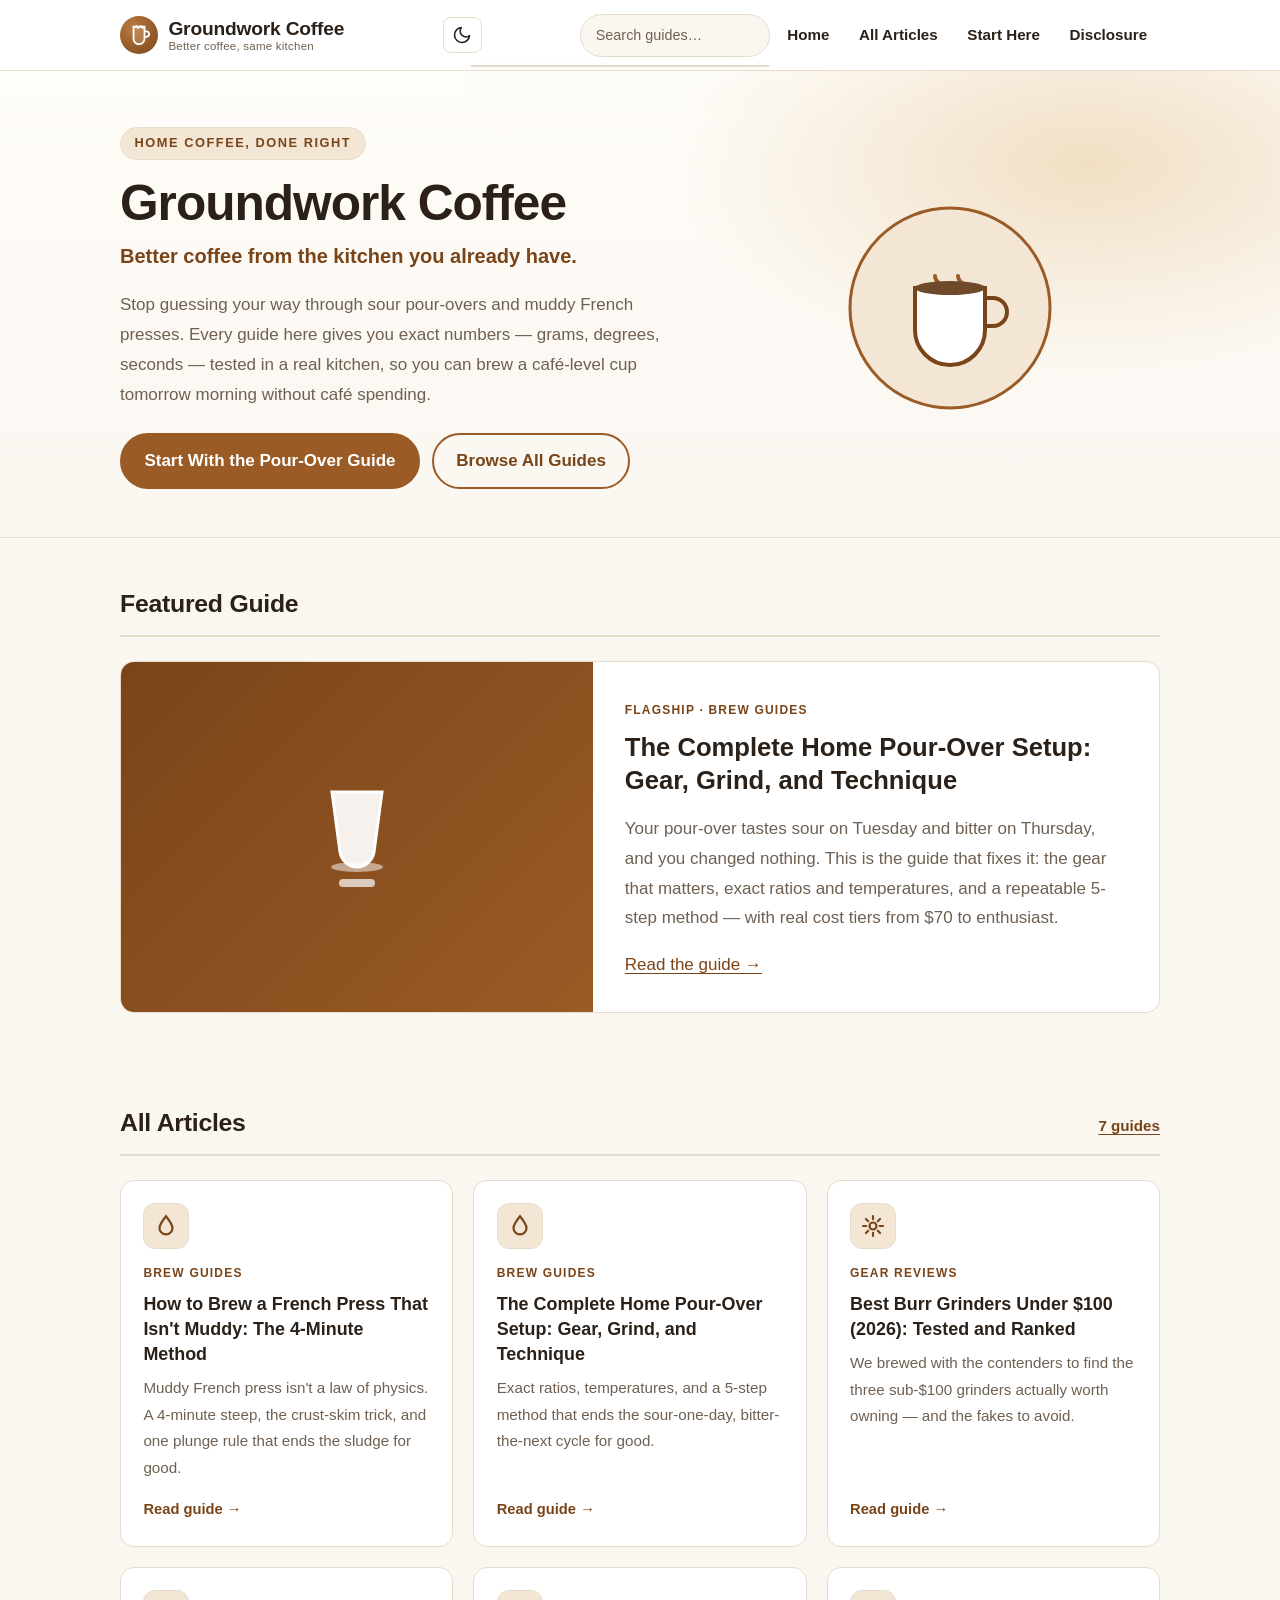
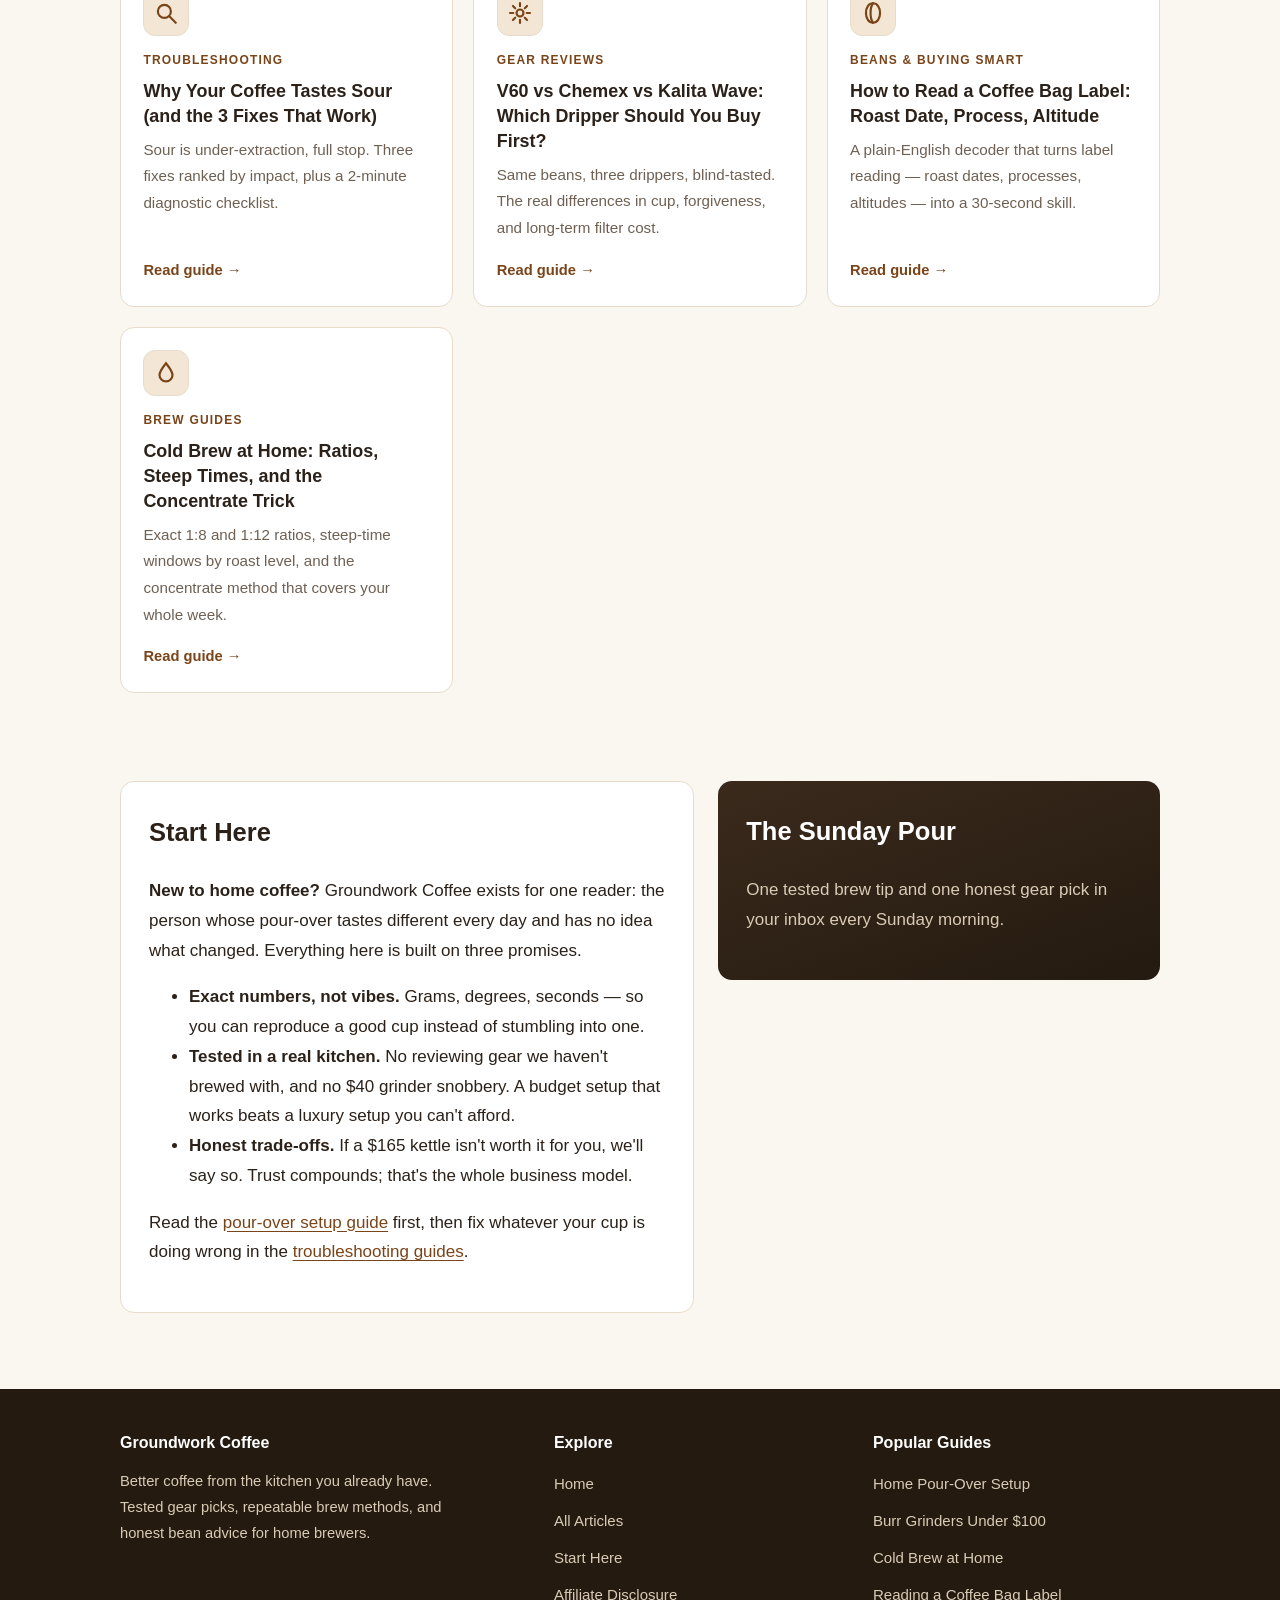
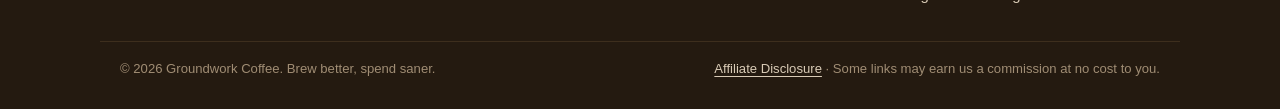
<file: index.html>
<!DOCTYPE html>
<html lang="en">
<head>
  <meta charset="UTF-8">
  <meta name="viewport" content="width=device-width, initial-scale=1.0">
  <title>Groundwork Coffee — Better Coffee From the Kitchen You Already Have</title>
  <meta name="description" content="Groundwork Coffee helps home brewers stop guessing and start pouring: tested gear picks, repeatable brew methods with exact numbers, and honest bean advice.">
  <meta property="og:title" content="Groundwork Coffee — Better Coffee From the Kitchen You Already Have">
  <meta property="og:description" content="Tested gear picks, repeatable brew methods with exact numbers, and honest bean advice for home coffee brewers.">
  <meta property="og:type" content="website">
  <meta property="og:url" content="https://groundwork-coffee.pages.dev/">
  <script>try{if(localStorage.getItem('gw-theme')==='dark'||(!localStorage.getItem('gw-theme')&&window.matchMedia('(prefers-color-scheme: dark)').matches)){document.documentElement.setAttribute('data-theme','dark');}}catch(e){}</script>
  <link rel="stylesheet" href="styles.css">
  <link rel="icon" href="data:image/svg+xml,%3Csvg xmlns='http://www.w3.org/2000/svg' viewBox='0 0 24 24'%3E%3Ccircle cx='12' cy='12' r='12' fill='%239a5b26'/%3E%3Cg fill='none' stroke='%23fff' stroke-width='1.8' stroke-linecap='round'%3E%3Cpath d='M7 9h9v6a4.5 4.5 0 0 1-4.5 4.5h0A4.5 4.5 0 0 1 7 15V9z'/%3E%3Cpath d='M16 10.5h1.6a2.4 2.4 0 0 1 0 4.8H16'/%3E%3Cpath d='M10.5 3.5c0 1.4 1.8 1.4 1.8 2.8M13.8 3.5c0 1.4 1.8 1.4 1.8 2.8'/%3E%3C/g%3E%3C/svg%3E">
  <meta name="theme-color" content="#9a5b26">
  <!-- MEDIVAVINE/JOURNEY: paste ad network script here -->
</head>
<body>

<header class="site-header">
  <div class="header-inner">
    <a class="brand" href="index.html" aria-label="Groundwork Coffee home">
      <span class="brand-mark" aria-hidden="true">
        <svg width="22" height="22" viewBox="0 0 24 24" fill="none" aria-hidden="true">
          <path d="M6 3h12v13a6 6 0 0 1-6 6h0a6 6 0 0 1-6-6V3z" stroke="#fff" stroke-width="2" fill="rgba(255,255,255,0.15)"/>
          <path d="M18 8h2a3 3 0 0 1 0 6h-2" stroke="#fff" stroke-width="2"/>
          <path d="M9 2c0 1.5 2 1.5 2 3M14 2c0 1.5 2 1.5 2 3" stroke="#fff" stroke-width="1.6" stroke-linecap="round"/>
        </svg>
      </span>
      <span class="brand-name">Groundwork Coffee<small>Better coffee, same kitchen</small></span>
    </a>
    <button class="theme-toggle" id="themeToggle" aria-label="Switch to dark mode" aria-pressed="false" title="Switch to dark mode">
      <svg class="icon-moon" viewBox="0 0 24 24" fill="none" stroke="currentColor" stroke-width="2" stroke-linecap="round" stroke-linejoin="round" aria-hidden="true"><path d="M21 12.8A9 9 0 1 1 11.2 3 7 7 0 0 0 21 12.8z"/></svg>
      <svg class="icon-sun" viewBox="0 0 24 24" fill="none" stroke="currentColor" stroke-width="2" stroke-linecap="round" aria-hidden="true"><circle cx="12" cy="12" r="4.5"/><path d="M12 2v2.5M12 19.5V22M2 12h2.5M19.5 12H22M4.9 4.9l1.8 1.8M17.3 17.3l1.8 1.8M19.1 4.9l-1.8 1.8M6.7 17.3l-1.8 1.8"/></svg>
    </button>
    <button class="nav-toggle" id="navToggle" aria-expanded="false" aria-controls="siteNav" aria-label="Toggle navigation">
      <svg viewBox="0 0 24 24" fill="none" stroke="currentColor" stroke-width="2" stroke-linecap="round" aria-hidden="true">
        <path d="M4 7h16M4 12h16M4 17h16"/>
      </svg>
    </button>
    <nav class="site-nav" id="siteNav" aria-label="Main navigation">
      <ul>
        <li class="nav-search">
          <div class="site-search">
            <input type="search" id="siteSearch" placeholder="Search guides&hellip;" aria-label="Search articles" aria-expanded="false" aria-controls="siteSearchResults" autocomplete="off" role="combobox">
            <ul class="site-search-results" id="siteSearchResults" role="listbox" hidden></ul>
          </div>
        </li>
        <li><a href="index.html">Home</a></li>
        <li><a href="index.html#articles">All Articles</a></li>
        <li><a href="index.html#start-here">Start Here</a></li>
        <li><a href="disclosure.html">Disclosure</a></li>
      </ul>
    </nav>
  </div>
</header>

<main>
  <div class="hero">
    <div class="hero-inner">
      <div>
        <span class="eyebrow">Home coffee, done right</span>
        <h1>Groundwork Coffee</h1>
        <p class="tagline">Better coffee from the kitchen you already have.</p>
        <p class="pitch">Stop guessing your way through sour pour-overs and muddy French presses. Every guide here gives you exact numbers — grams, degrees, seconds — tested in a real kitchen, so you can brew a café-level cup tomorrow morning without café spending.</p>
        <div class="hero-cta">
          <a class="btn" href="articles/complete-home-pour-over-setup.html">Start With the Pour-Over Guide</a>
          <a class="btn btn-ghost" href="#articles">Browse All Guides</a>
        </div>
      </div>
      <div class="hero-art" aria-hidden="true">
        <svg width="220" height="220" viewBox="0 0 220 220" fill="none" role="presentation">
          <circle cx="110" cy="110" r="100" fill="#f3e6d4"/>
          <circle cx="110" cy="110" r="100" stroke="#9a5b26" stroke-width="3"/>
          <path d="M75 90h70v42a35 35 0 0 1-35 35h0a35 35 0 0 1-35-35V90z" fill="#fff" stroke="#7a4419" stroke-width="4"/>
          <path d="M145 100h8a14 14 0 0 1 0 28h-10" stroke="#7a4419" stroke-width="4"/>
          <path d="M95 78c0 8 10 8 10 16M118 78c0 8 10 8 10 16" stroke="#9a5b26" stroke-width="4" stroke-linecap="round"/>
          <ellipse cx="110" cy="90" rx="35" ry="7" fill="#6f4a2a"/>
        </svg>
      </div>
    </div>
  </div>

  <section class="block" id="featured">
    <div class="wrap">
      <div class="section-head">
        <h2>Featured Guide</h2>
      </div>
      <div class="featured">
        <div class="featured-art" aria-hidden="true">
          <svg width="140" height="140" viewBox="0 0 140 140" fill="none" role="presentation">
            <path d="M45 25h50l-8 60a18 18 0 0 1-17 15h0a18 18 0 0 1-17-15l-8-60z" fill="#fff" opacity="0.92"/>
            <path d="M45 25h50l-8 60a18 18 0 0 1-17 15h0a18 18 0 0 1-17-15l-8-60z" stroke="#fff" stroke-width="3"/>
            <ellipse cx="70" cy="100" rx="26" ry="5" fill="#fff" opacity="0.5"/>
            <rect x="52" y="112" width="36" height="8" rx="4" fill="#fff" opacity="0.7"/>
          </svg>
        </div>
        <div class="featured-body">
          <span class="kicker">Flagship · Brew Guides</span>
          <h3><a href="articles/complete-home-pour-over-setup.html">The Complete Home Pour-Over Setup: Gear, Grind, and Technique</a></h3>
          <p>Your pour-over tastes sour on Tuesday and bitter on Thursday, and you changed nothing. This is the guide that fixes it: the gear that matters, exact ratios and temperatures, and a repeatable 5-step method — with real cost tiers from $70 to enthusiast.</p>
          <a class="read-more" href="articles/complete-home-pour-over-setup.html">Read the guide →</a>
        </div>
      </div>
    </div>
  </section>

  <section class="block" id="articles">
    <div class="wrap">
      <div class="section-head">
        <h2>All Articles</h2>
        <a href="#articles">7 guides</a>
      </div>
      <div class="card-grid">
        <article class="card">
          <span class="card-art" aria-hidden="true"><svg viewBox="0 0 24 24" fill="none" stroke-width="2" stroke-linecap="round" aria-hidden="true"><path d="M12 3c3.2 4.2 6 7.4 6 10.8a6 6 0 0 1-12 0C6 10.4 8.8 7.2 12 3z"/></svg></span>
          <span class="kicker">Brew Guides</span>
          <h3><a href="articles/french-press-4-minute-method.html">How to Brew a French Press That Isn't Muddy: The 4-Minute Method</a></h3>
          <p>Muddy French press isn't a law of physics. A 4-minute steep, the crust-skim trick, and one plunge rule that ends the sludge for good.</p>
          <a class="read-more" href="articles/french-press-4-minute-method.html">Read guide →</a>
        </article>
        <article class="card">
          <span class="card-art" aria-hidden="true"><svg viewBox="0 0 24 24" fill="none" stroke-width="2" stroke-linecap="round" aria-hidden="true"><path d="M12 3c3.2 4.2 6 7.4 6 10.8a6 6 0 0 1-12 0C6 10.4 8.8 7.2 12 3z"/></svg></span>
          <span class="kicker">Brew Guides</span>
          <h3><a href="articles/complete-home-pour-over-setup.html">The Complete Home Pour-Over Setup: Gear, Grind, and Technique</a></h3>
          <p>Exact ratios, temperatures, and a 5-step method that ends the sour-one-day, bitter-the-next cycle for good.</p>
          <a class="read-more" href="articles/complete-home-pour-over-setup.html">Read guide →</a>
        </article>
        <article class="card">
          <span class="card-art" aria-hidden="true"><svg viewBox="0 0 24 24" fill="none" stroke-width="2" stroke-linecap="round" aria-hidden="true"><circle cx="12" cy="12" r="3.2"/><path d="M12 2.8v3M12 18.2v3M2.8 12h3M18.2 12h3M5.5 5.5l2.1 2.1M16.4 16.4l2.1 2.1M18.5 5.5l-2.1 2.1M7.6 16.4l-2.1 2.1"/></svg></span>
          <span class="kicker">Gear Reviews</span>
          <h3><a href="articles/best-burr-grinders-under-100.html">Best Burr Grinders Under $100 (2026): Tested and Ranked</a></h3>
          <p>We brewed with the contenders to find the three sub-$100 grinders actually worth owning — and the fakes to avoid.</p>
          <a class="read-more" href="articles/best-burr-grinders-under-100.html">Read guide →</a>
        </article>
        <article class="card">
          <span class="card-art" aria-hidden="true"><svg viewBox="0 0 24 24" fill="none" stroke-width="2" stroke-linecap="round" aria-hidden="true"><circle cx="10.5" cy="10.5" r="6"/><path d="M15.3 15.3 21 21"/></svg></span>
          <span class="kicker">Troubleshooting</span>
          <h3><a href="articles/why-your-coffee-tastes-sour.html">Why Your Coffee Tastes Sour (and the 3 Fixes That Work)</a></h3>
          <p>Sour is under-extraction, full stop. Three fixes ranked by impact, plus a 2-minute diagnostic checklist.</p>
          <a class="read-more" href="articles/why-your-coffee-tastes-sour.html">Read guide →</a>
        </article>
        <article class="card">
          <span class="card-art" aria-hidden="true"><svg viewBox="0 0 24 24" fill="none" stroke-width="2" stroke-linecap="round" aria-hidden="true"><circle cx="12" cy="12" r="3.2"/><path d="M12 2.8v3M12 18.2v3M2.8 12h3M18.2 12h3M5.5 5.5l2.1 2.1M16.4 16.4l2.1 2.1M18.5 5.5l-2.1 2.1M7.6 16.4l-2.1 2.1"/></svg></span>
          <span class="kicker">Gear Reviews</span>
          <h3><a href="articles/v60-vs-chemex-vs-kalita-wave.html">V60 vs Chemex vs Kalita Wave: Which Dripper Should You Buy First?</a></h3>
          <p>Same beans, three drippers, blind-tasted. The real differences in cup, forgiveness, and long-term filter cost.</p>
          <a class="read-more" href="articles/v60-vs-chemex-vs-kalita-wave.html">Read guide →</a>
        </article>
        <article class="card">
          <span class="card-art" aria-hidden="true"><svg viewBox="0 0 24 24" fill="none" stroke-width="2" stroke-linecap="round" aria-hidden="true"><path d="M12 3c4 0 6.5 4 6.5 9s-2.5 9-6.5 9-6.5-4-6.5-9S8 3 12 3z"/><path d="M12 3c-3 4-3 14 0 18"/></svg></span>
          <span class="kicker">Beans &amp; Buying Smart</span>
          <h3><a href="articles/how-to-read-a-coffee-bag-label.html">How to Read a Coffee Bag Label: Roast Date, Process, Altitude</a></h3>
          <p>A plain-English decoder that turns label reading — roast dates, processes, altitudes — into a 30-second skill.</p>
          <a class="read-more" href="articles/how-to-read-a-coffee-bag-label.html">Read guide →</a>
        </article>
        <article class="card">
          <span class="card-art" aria-hidden="true"><svg viewBox="0 0 24 24" fill="none" stroke-width="2" stroke-linecap="round" aria-hidden="true"><path d="M12 3c3.2 4.2 6 7.4 6 10.8a6 6 0 0 1-12 0C6 10.4 8.8 7.2 12 3z"/></svg></span>
          <span class="kicker">Brew Guides</span>
          <h3><a href="articles/cold-brew-at-home.html">Cold Brew at Home: Ratios, Steep Times, and the Concentrate Trick</a></h3>
          <p>Exact 1:8 and 1:12 ratios, steep-time windows by roast level, and the concentrate method that covers your whole week.</p>
          <a class="read-more" href="articles/cold-brew-at-home.html">Read guide →</a>
        </article>
      </div>
    </div>
  </section>

  <section class="block" id="start-here">
    <div class="wrap">
      <div class="two-col">
        <div class="panel">
          <h2>Start Here</h2>
          <p><strong>New to home coffee?</strong> Groundwork Coffee exists for one reader: the person whose pour-over tastes different every day and has no idea what changed. Everything here is built on three promises.</p>
          <ul>
            <li><strong>Exact numbers, not vibes.</strong> Grams, degrees, seconds — so you can reproduce a good cup instead of stumbling into one.</li>
            <li><strong>Tested in a real kitchen.</strong> No reviewing gear we haven't brewed with, and no $40 grinder snobbery. A budget setup that works beats a luxury setup you can't afford.</li>
            <li><strong>Honest trade-offs.</strong> If a $165 kettle isn't worth it for you, we'll say so. Trust compounds; that's the whole business model.</li>
          </ul>
          <p>Read the <a href="articles/complete-home-pour-over-setup.html">pour-over setup guide</a> first, then fix whatever your cup is doing wrong in the <a href="articles/why-your-coffee-tastes-sour.html">troubleshooting guides</a>.</p>
        </div>
        <div class="panel newsletter">
          <h2>The Sunday Pour</h2>
          <p>One tested brew tip and one honest gear pick in your inbox every Sunday morning.</p>
          <!-- NEWSLETTER: paste Beehiiv/Substack embed here -->
        </div>
      </div>
    </div>
  </section>
</main>

<footer class="site-footer">
  <div class="footer-inner">
    <div class="footer-brand">
      <h3>Groundwork Coffee</h3>
      <p>Better coffee from the kitchen you already have. Tested gear picks, repeatable brew methods, and honest bean advice for home brewers.</p>
    </div>
    <div>
      <h4>Explore</h4>
      <ul class="footer-nav">
        <li><a href="index.html">Home</a></li>
        <li><a href="index.html#articles">All Articles</a></li>
        <li><a href="index.html#start-here">Start Here</a></li>
        <li><a href="disclosure.html">Affiliate Disclosure</a></li>
      </ul>
    </div>
    <div>
      <h4>Popular Guides</h4>
      <ul class="footer-nav">
        <li><a href="articles/complete-home-pour-over-setup.html">Home Pour-Over Setup</a></li>
        <li><a href="articles/best-burr-grinders-under-100.html">Burr Grinders Under $100</a></li>
        <li><a href="articles/cold-brew-at-home.html">Cold Brew at Home</a></li>
        <li><a href="articles/how-to-read-a-coffee-bag-label.html">Reading a Coffee Bag Label</a></li>
      </ul>
    </div>
  </div>
  <div class="footer-bottom">
    <span>© 2026 Groundwork Coffee. Brew better, spend saner.</span>
    <span><a href="disclosure.html">Affiliate Disclosure</a> · Some links may earn us a commission at no cost to you.</span>
  </div>
</footer>

<script src="assets/site.js"></script>

</body>
</html>
</file>
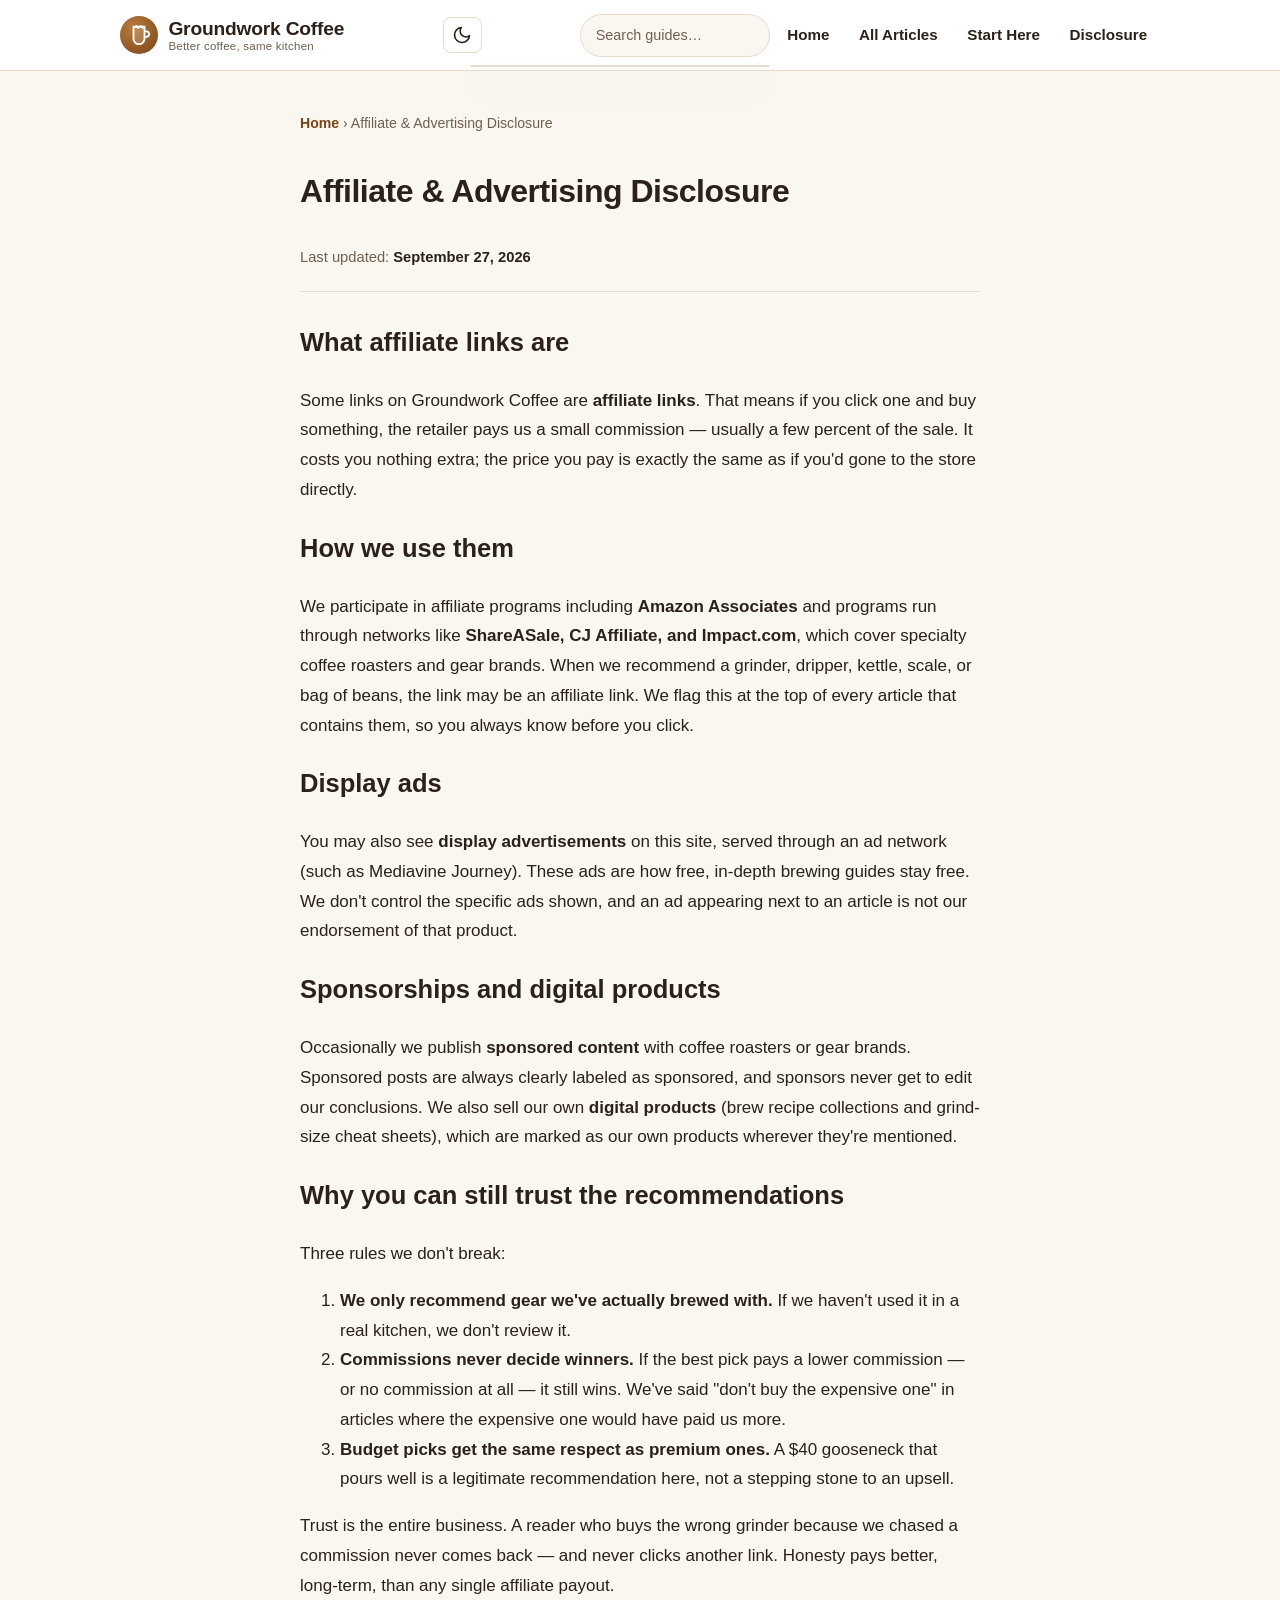
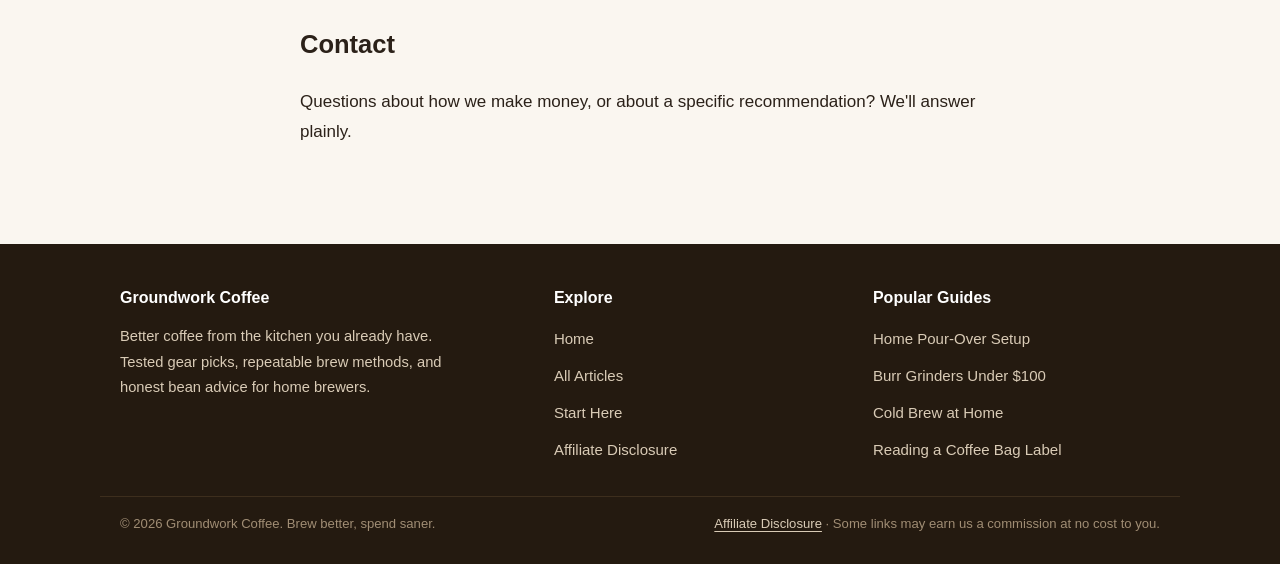
<file: disclosure.html>
<!DOCTYPE html>
<html lang="en">
<head>
  <meta charset="UTF-8">
  <meta name="viewport" content="width=device-width, initial-scale=1.0">
  <title>Affiliate &amp; Advertising Disclosure — Groundwork Coffee</title>
  <meta name="description" content="Plain-English disclosure: how Groundwork Coffee earns money through affiliate links, display ads, and sponsorships — and why our recommendations stay honest.">
  <meta property="og:title" content="Affiliate &amp; Advertising Disclosure — Groundwork Coffee">
  <meta property="og:description" content="How Groundwork Coffee earns money through affiliate links, display ads, and sponsorships — and why our recommendations stay honest.">
  <meta property="og:type" content="website">
  <meta property="og:url" content="https://groundwork-coffee.pages.dev/disclosure.html">
  <script>try{if(localStorage.getItem('gw-theme')==='dark'||(!localStorage.getItem('gw-theme')&&window.matchMedia('(prefers-color-scheme: dark)').matches)){document.documentElement.setAttribute('data-theme','dark');}}catch(e){}</script>
  <link rel="stylesheet" href="styles.css">
  <link rel="icon" href="data:image/svg+xml,%3Csvg xmlns='http://www.w3.org/2000/svg' viewBox='0 0 24 24'%3E%3Ccircle cx='12' cy='12' r='12' fill='%239a5b26'/%3E%3Cg fill='none' stroke='%23fff' stroke-width='1.8' stroke-linecap='round'%3E%3Cpath d='M7 9h9v6a4.5 4.5 0 0 1-4.5 4.5h0A4.5 4.5 0 0 1 7 15V9z'/%3E%3Cpath d='M16 10.5h1.6a2.4 2.4 0 0 1 0 4.8H16'/%3E%3Cpath d='M10.5 3.5c0 1.4 1.8 1.4 1.8 2.8M13.8 3.5c0 1.4 1.8 1.4 1.8 2.8'/%3E%3C/g%3E%3C/svg%3E">
  <meta name="theme-color" content="#9a5b26">
  <!-- MEDIVAVINE/JOURNEY: paste ad network script here -->
</head>
<body>

<header class="site-header">
  <div class="header-inner">
    <a class="brand" href="index.html" aria-label="Groundwork Coffee home">
      <span class="brand-mark" aria-hidden="true">
        <svg width="22" height="22" viewBox="0 0 24 24" fill="none" aria-hidden="true">
          <path d="M6 3h12v13a6 6 0 0 1-6 6h0a6 6 0 0 1-6-6V3z" stroke="#fff" stroke-width="2" fill="rgba(255,255,255,0.15)"/>
          <path d="M18 8h2a3 3 0 0 1 0 6h-2" stroke="#fff" stroke-width="2"/>
          <path d="M9 2c0 1.5 2 1.5 2 3M14 2c0 1.5 2 1.5 2 3" stroke="#fff" stroke-width="1.6" stroke-linecap="round"/>
        </svg>
      </span>
      <span class="brand-name">Groundwork Coffee<small>Better coffee, same kitchen</small></span>
    </a>
    <button class="theme-toggle" id="themeToggle" aria-label="Switch to dark mode" aria-pressed="false" title="Switch to dark mode">
      <svg class="icon-moon" viewBox="0 0 24 24" fill="none" stroke="currentColor" stroke-width="2" stroke-linecap="round" stroke-linejoin="round" aria-hidden="true"><path d="M21 12.8A9 9 0 1 1 11.2 3 7 7 0 0 0 21 12.8z"/></svg>
      <svg class="icon-sun" viewBox="0 0 24 24" fill="none" stroke="currentColor" stroke-width="2" stroke-linecap="round" aria-hidden="true"><circle cx="12" cy="12" r="4.5"/><path d="M12 2v2.5M12 19.5V22M2 12h2.5M19.5 12H22M4.9 4.9l1.8 1.8M17.3 17.3l1.8 1.8M19.1 4.9l-1.8 1.8M6.7 17.3l-1.8 1.8"/></svg>
    </button>
    <button class="nav-toggle" id="navToggle" aria-expanded="false" aria-controls="siteNav" aria-label="Toggle navigation">
      <svg viewBox="0 0 24 24" fill="none" stroke="currentColor" stroke-width="2" stroke-linecap="round" aria-hidden="true">
        <path d="M4 7h16M4 12h16M4 17h16"/>
      </svg>
    </button>
    <nav class="site-nav" id="siteNav" aria-label="Main navigation">
      <ul>
        <li class="nav-search">
          <div class="site-search">
            <input type="search" id="siteSearch" placeholder="Search guides&hellip;" aria-label="Search articles" aria-expanded="false" aria-controls="siteSearchResults" autocomplete="off" role="combobox">
            <ul class="site-search-results" id="siteSearchResults" role="listbox" hidden></ul>
          </div>
        </li>
        <li><a href="index.html">Home</a></li>
        <li><a href="index.html#articles">All Articles</a></li>
        <li><a href="index.html#start-here">Start Here</a></li>
        <li><a href="disclosure.html">Disclosure</a></li>
      </ul>
    </nav>
  </div>
</header>

<main>
  <div class="disclosure-body">
    <nav class="breadcrumb" aria-label="Breadcrumb"><a href="index.html">Home</a> › Affiliate &amp; Advertising Disclosure</nav>
    <article>
      <h1>Affiliate &amp; Advertising Disclosure</h1>
      <p class="byline">Last updated: <strong>September 27, 2026</strong></p>

      <h2>What affiliate links are</h2>
      <p>Some links on Groundwork Coffee are <strong>affiliate links</strong>. That means if you click one and buy something, the retailer pays us a small commission — usually a few percent of the sale. It costs you nothing extra; the price you pay is exactly the same as if you'd gone to the store directly.</p>

      <h2>How we use them</h2>
      <p>We participate in affiliate programs including <strong>Amazon Associates</strong> and programs run through networks like <strong>ShareASale, CJ Affiliate, and Impact.com</strong>, which cover specialty coffee roasters and gear brands. When we recommend a grinder, dripper, kettle, scale, or bag of beans, the link may be an affiliate link. We flag this at the top of every article that contains them, so you always know before you click.</p>

      <h2>Display ads</h2>
      <p>You may also see <strong>display advertisements</strong> on this site, served through an ad network (such as Mediavine Journey). These ads are how free, in-depth brewing guides stay free. We don't control the specific ads shown, and an ad appearing next to an article is not our endorsement of that product.</p>

      <h2>Sponsorships and digital products</h2>
      <p>Occasionally we publish <strong>sponsored content</strong> with coffee roasters or gear brands. Sponsored posts are always clearly labeled as sponsored, and sponsors never get to edit our conclusions. We also sell our own <strong>digital products</strong> (brew recipe collections and grind-size cheat sheets), which are marked as our own products wherever they're mentioned.</p>

      <h2>Why you can still trust the recommendations</h2>
      <p>Three rules we don't break:</p>
      <ol>
        <li><strong>We only recommend gear we've actually brewed with.</strong> If we haven't used it in a real kitchen, we don't review it.</li>
        <li><strong>Commissions never decide winners.</strong> If the best pick pays a lower commission — or no commission at all — it still wins. We've said "don't buy the expensive one" in articles where the expensive one would have paid us more.</li>
        <li><strong>Budget picks get the same respect as premium ones.</strong> A $40 gooseneck that pours well is a legitimate recommendation here, not a stepping stone to an upsell.</li>
      </ol>
      <p>Trust is the entire business. A reader who buys the wrong grinder because we chased a commission never comes back — and never clicks another link. Honesty pays better, long-term, than any single affiliate payout.</p>

      <h2>Contact</h2>
      <p>Questions about how we make money, or about a specific recommendation? We'll answer plainly.</p>
    </article>
  </div>
</main>

<footer class="site-footer">
  <div class="footer-inner">
    <div class="footer-brand">
      <h3>Groundwork Coffee</h3>
      <p>Better coffee from the kitchen you already have. Tested gear picks, repeatable brew methods, and honest bean advice for home brewers.</p>
    </div>
    <div>
      <h4>Explore</h4>
      <ul class="footer-nav">
        <li><a href="index.html">Home</a></li>
        <li><a href="index.html#articles">All Articles</a></li>
        <li><a href="index.html#start-here">Start Here</a></li>
        <li><a href="disclosure.html">Affiliate Disclosure</a></li>
      </ul>
    </div>
    <div>
      <h4>Popular Guides</h4>
      <ul class="footer-nav">
        <li><a href="articles/complete-home-pour-over-setup.html">Home Pour-Over Setup</a></li>
        <li><a href="articles/best-burr-grinders-under-100.html">Burr Grinders Under $100</a></li>
        <li><a href="articles/cold-brew-at-home.html">Cold Brew at Home</a></li>
        <li><a href="articles/how-to-read-a-coffee-bag-label.html">Reading a Coffee Bag Label</a></li>
      </ul>
    </div>
  </div>
  <div class="footer-bottom">
    <span>© 2026 Groundwork Coffee. Brew better, spend saner.</span>
    <span><a href="disclosure.html">Affiliate Disclosure</a> · Some links may earn us a commission at no cost to you.</span>
  </div>
</footer>

<script src="assets/site.js"></script>

</body>
</html>
</file>
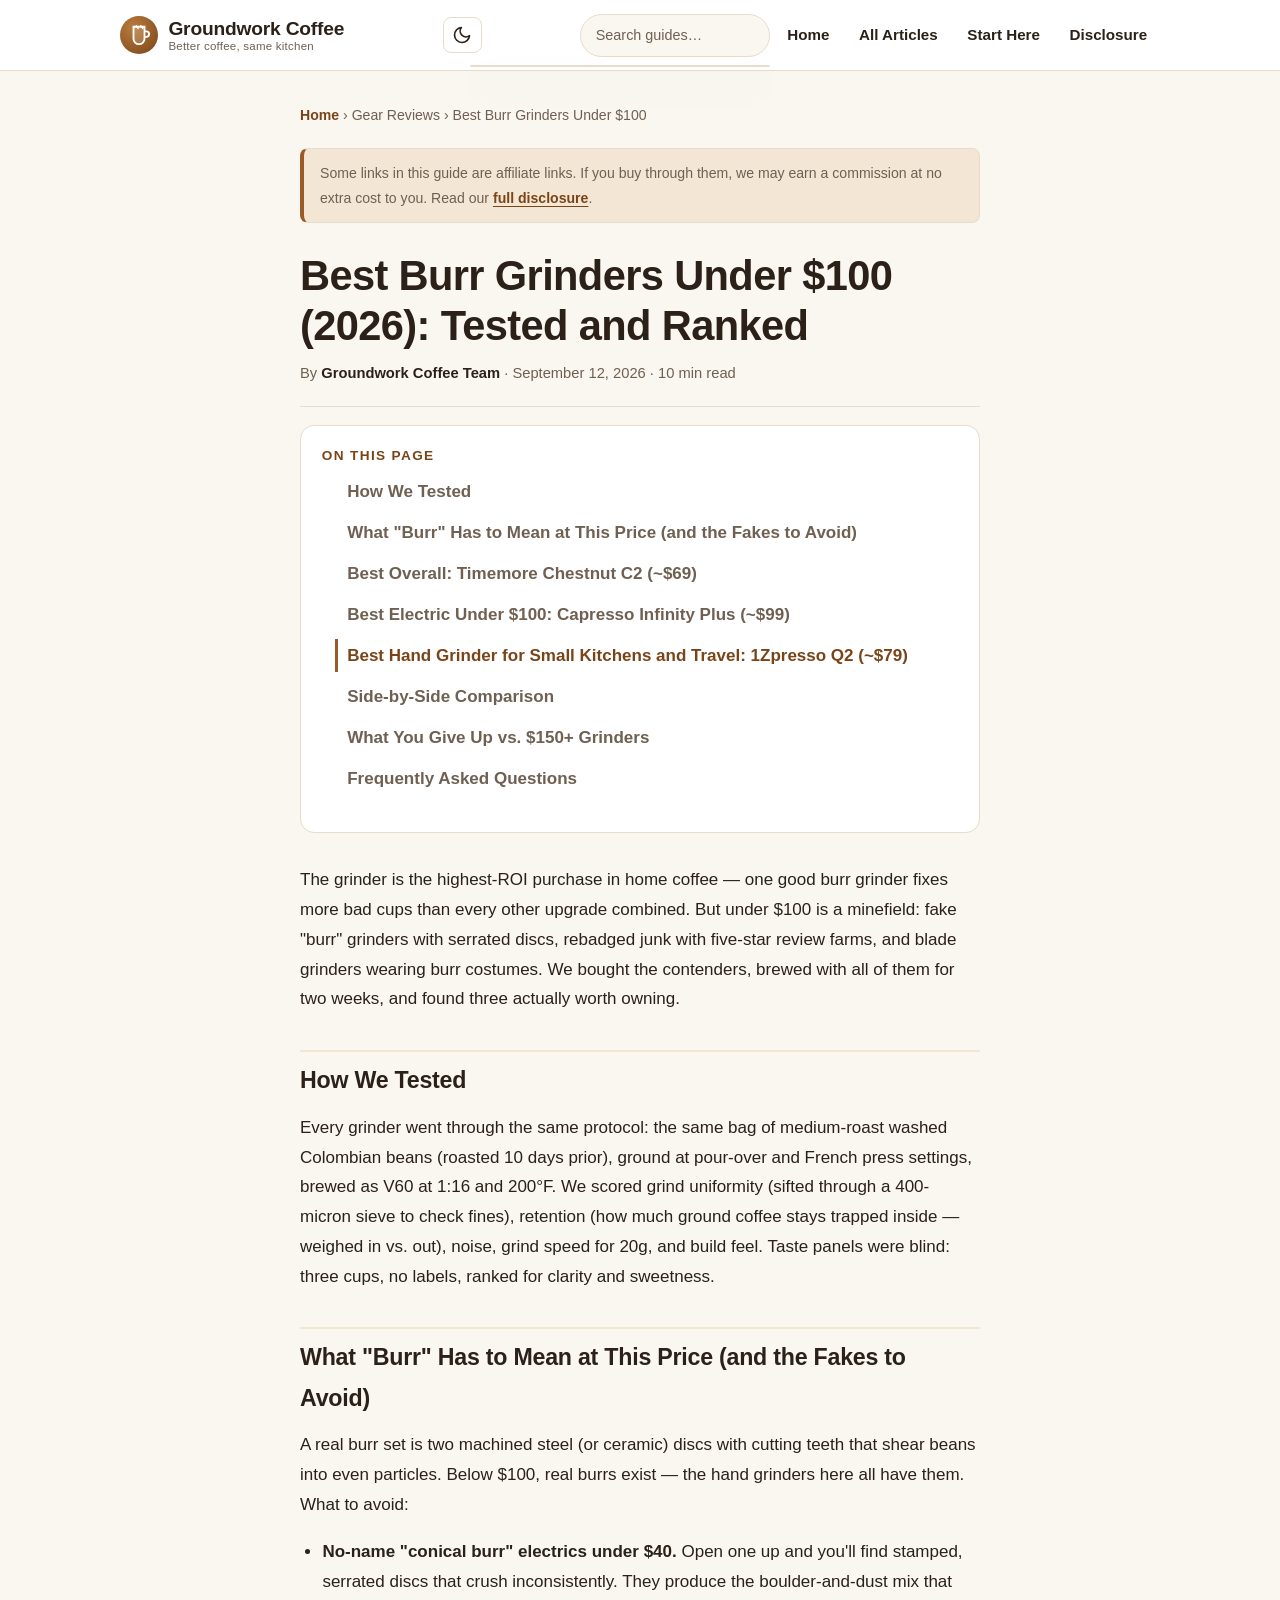
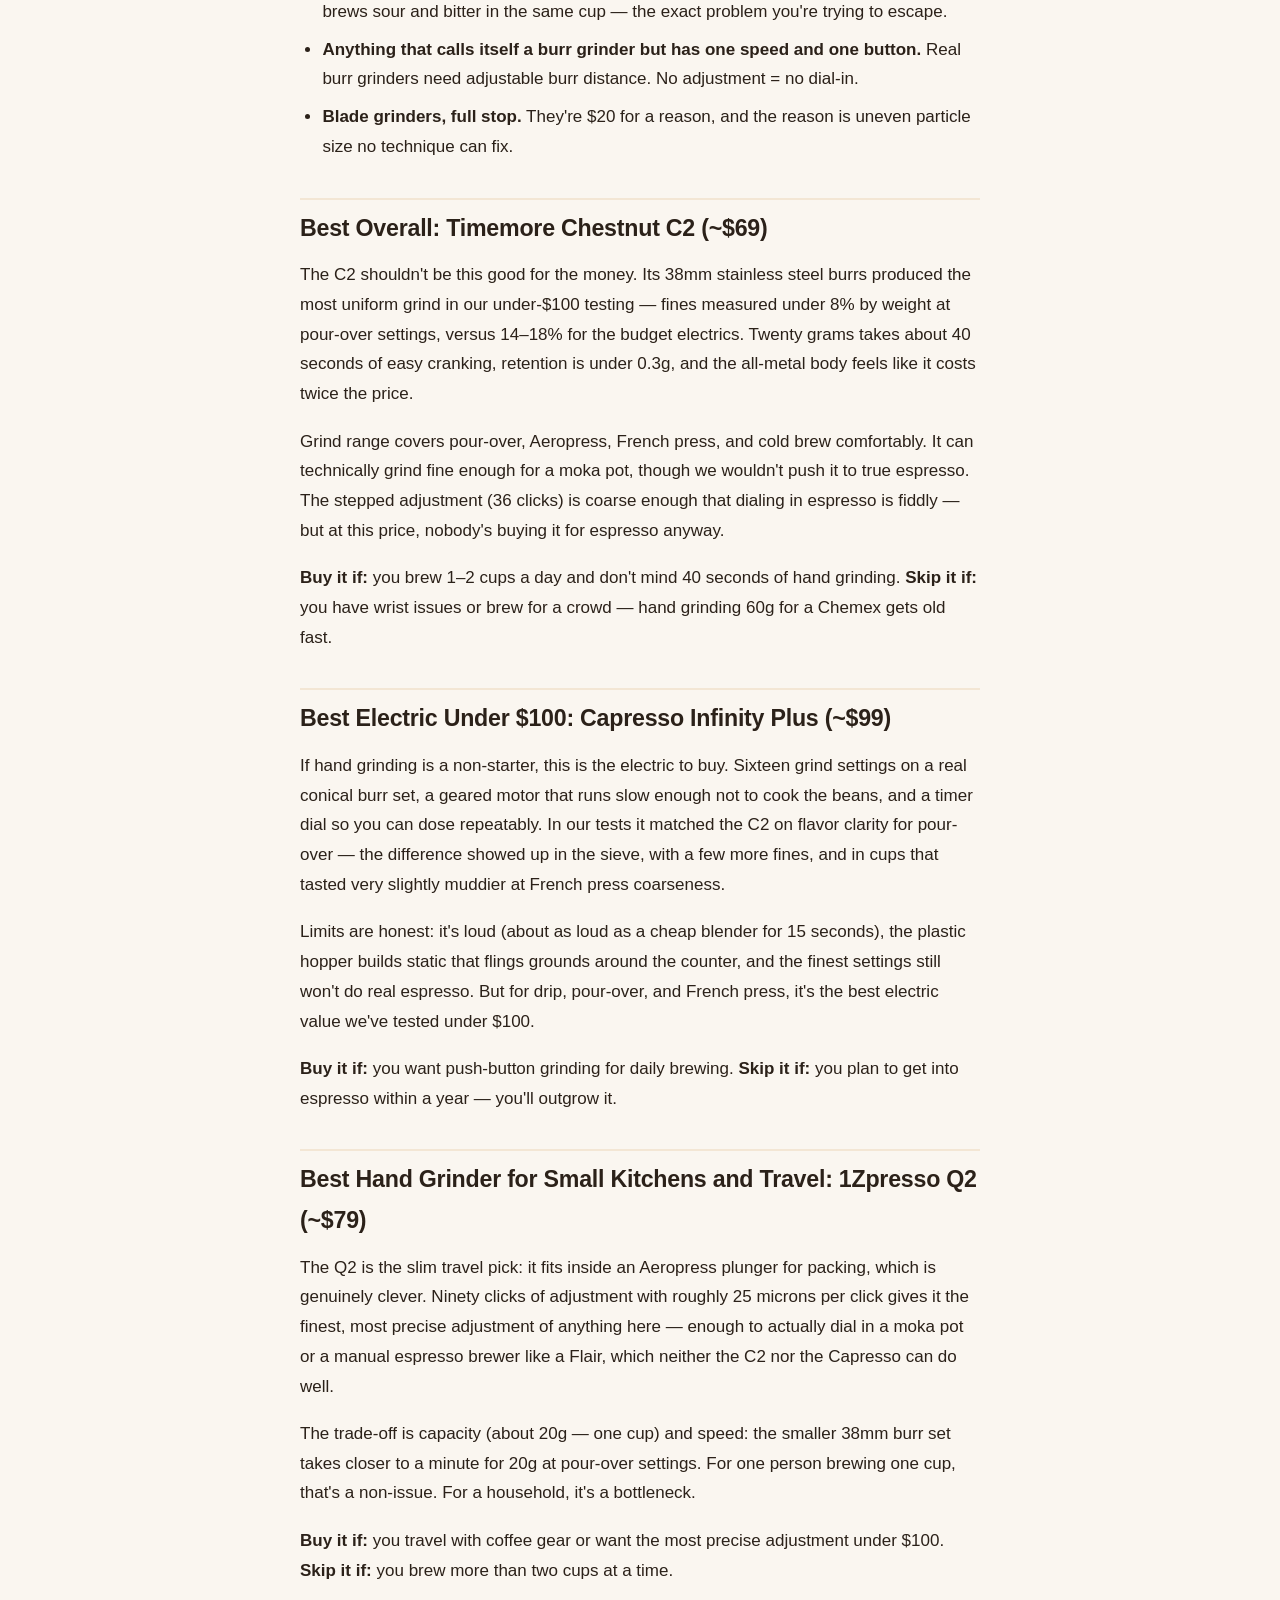
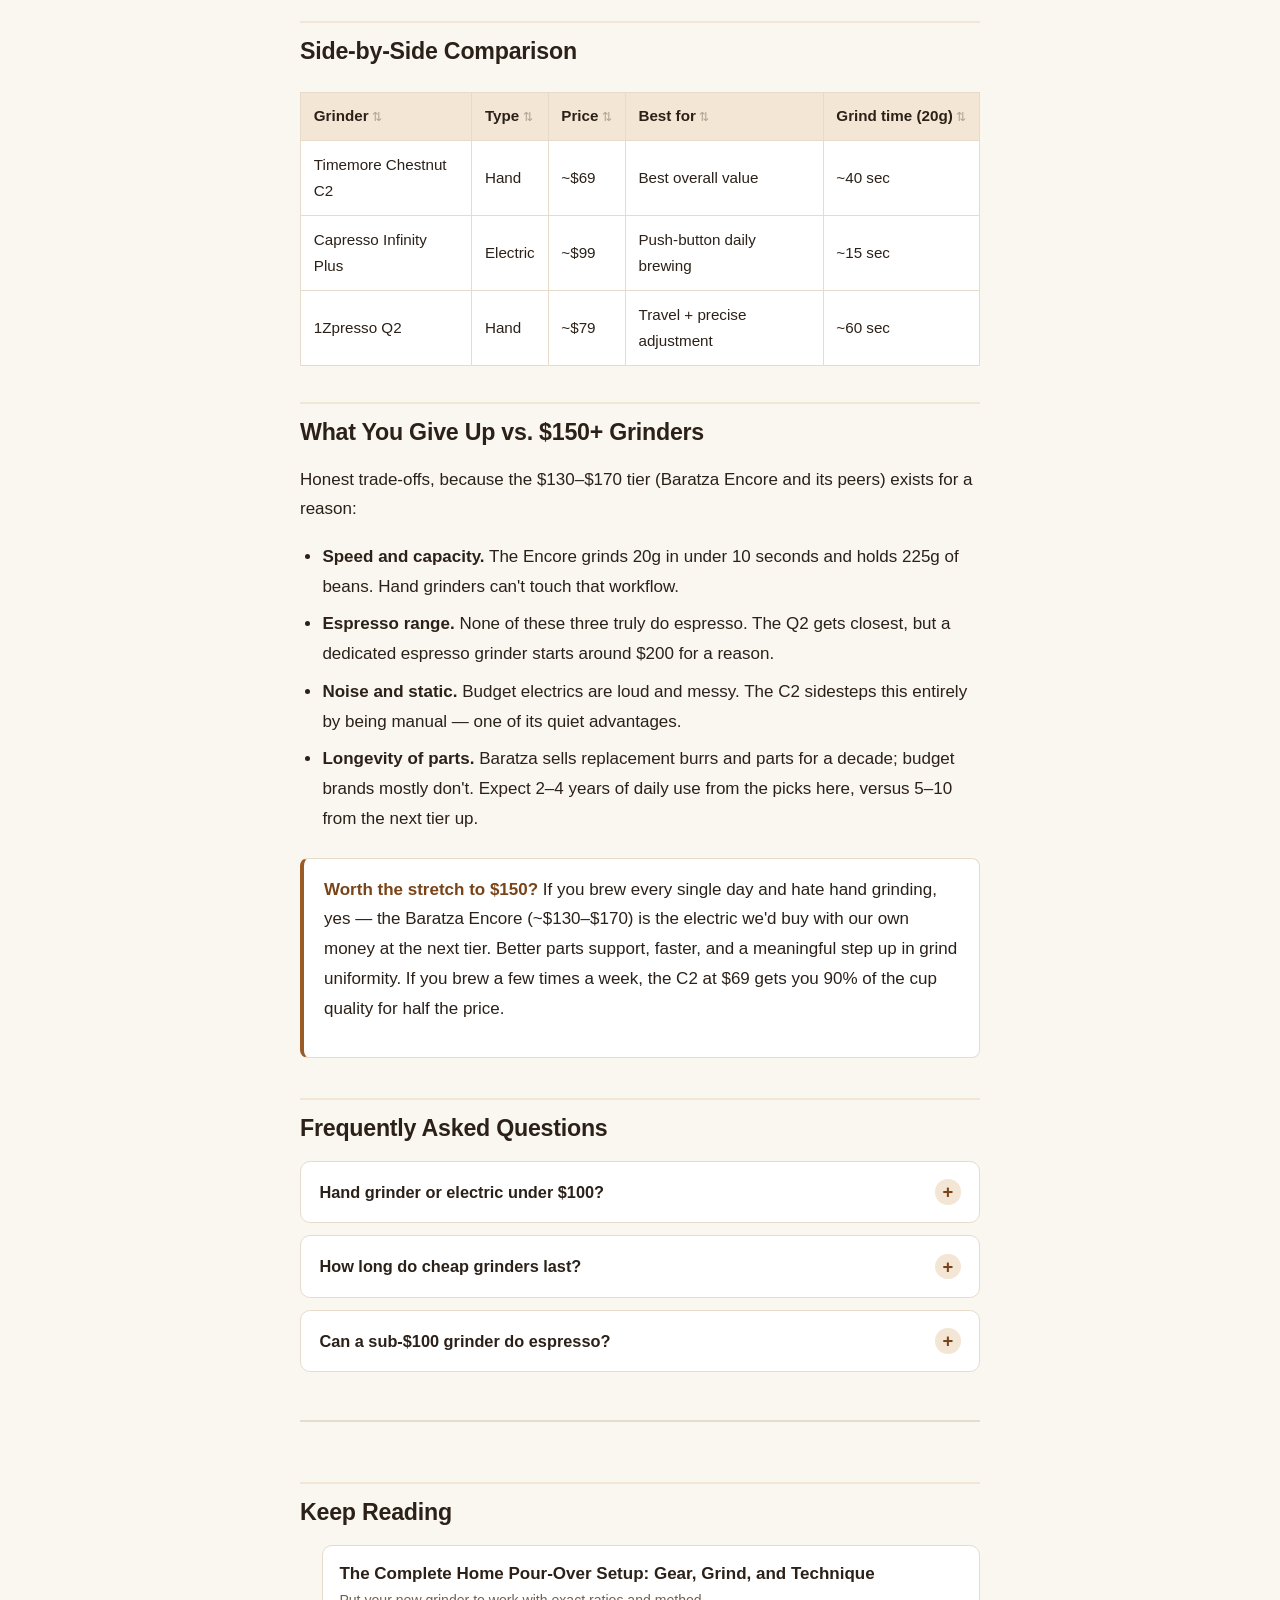
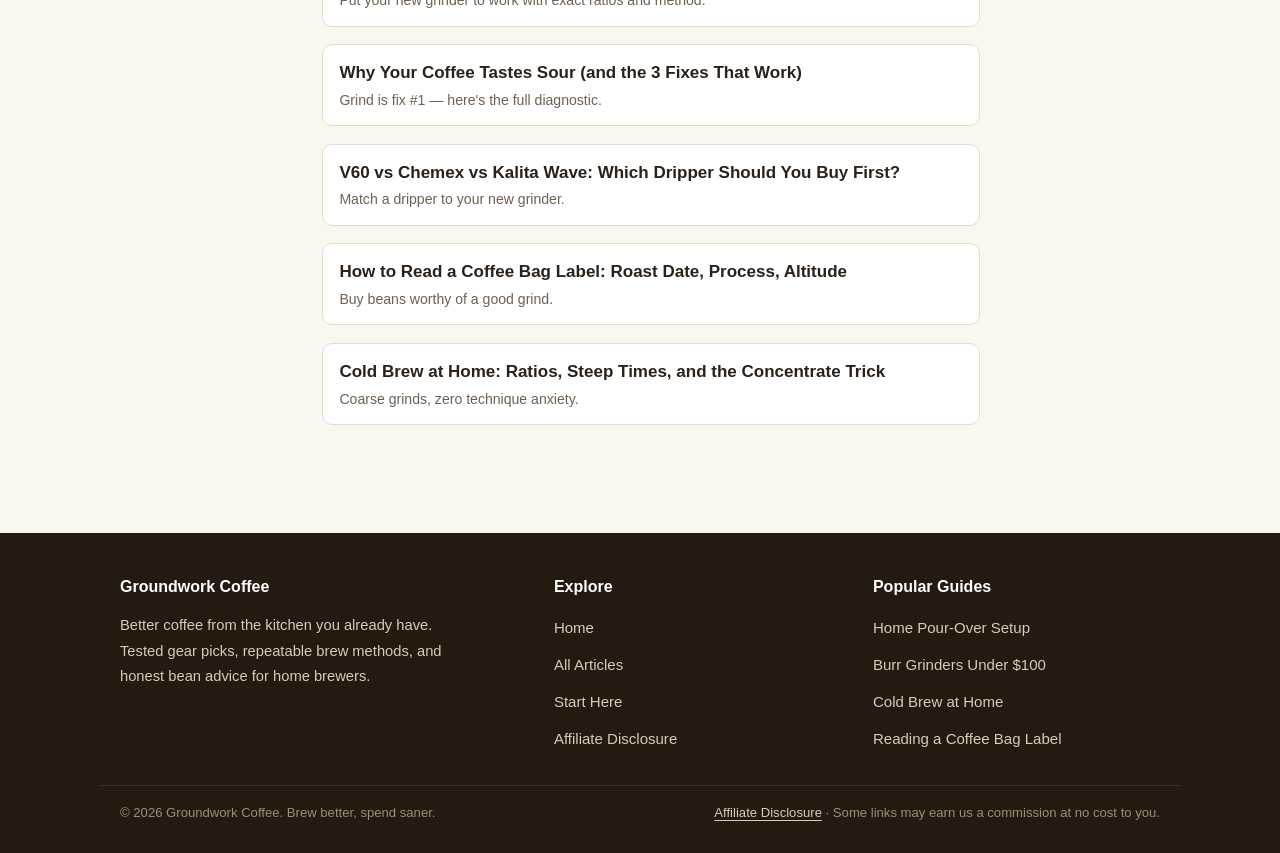
<file: articles/best-burr-grinders-under-100.html>
<!DOCTYPE html>
<html lang="en">
<head>
  <meta charset="UTF-8">
  <meta name="viewport" content="width=device-width, initial-scale=1.0">
  <title>Best Burr Grinders Under $100 (2026): Tested and Ranked — Groundwork Coffee</title>
  <meta name="description" content="We bought and brewed with the contenders to find the three burr grinders under $100 actually worth owning in 2026 — plus the fake-burr junk to avoid.">
  <meta property="og:title" content="Best Burr Grinders Under $100 (2026): Tested and Ranked">
  <meta property="og:description" content="Three sub-$100 burr grinders actually worth owning — tested side by side, with honest trade-offs.">
  <meta property="og:type" content="article">
  <meta property="og:url" content="https://groundwork-coffee.pages.dev/articles/best-burr-grinders-under-100.html">
  <script>try{if(localStorage.getItem('gw-theme')==='dark'||(!localStorage.getItem('gw-theme')&&window.matchMedia('(prefers-color-scheme: dark)').matches)){document.documentElement.setAttribute('data-theme','dark');}}catch(e){}</script>
  <link rel="stylesheet" href="../styles.css">
  <link rel="icon" href="data:image/svg+xml,%3Csvg xmlns='http://www.w3.org/2000/svg' viewBox='0 0 24 24'%3E%3Ccircle cx='12' cy='12' r='12' fill='%239a5b26'/%3E%3Cg fill='none' stroke='%23fff' stroke-width='1.8' stroke-linecap='round'%3E%3Cpath d='M7 9h9v6a4.5 4.5 0 0 1-4.5 4.5h0A4.5 4.5 0 0 1 7 15V9z'/%3E%3Cpath d='M16 10.5h1.6a2.4 2.4 0 0 1 0 4.8H16'/%3E%3Cpath d='M10.5 3.5c0 1.4 1.8 1.4 1.8 2.8M13.8 3.5c0 1.4 1.8 1.4 1.8 2.8'/%3E%3C/g%3E%3C/svg%3E">
  <meta name="theme-color" content="#9a5b26">
  <!-- MEDIVAVINE/JOURNEY: paste ad network script here -->
</head>
<body>

<header class="site-header">
  <div class="header-inner">
    <a class="brand" href="../index.html" aria-label="Groundwork Coffee home">
      <span class="brand-mark" aria-hidden="true">
        <svg width="22" height="22" viewBox="0 0 24 24" fill="none" aria-hidden="true">
          <path d="M6 3h12v13a6 6 0 0 1-6 6h0a6 6 0 0 1-6-6V3z" stroke="#fff" stroke-width="2" fill="rgba(255,255,255,0.15)"/>
          <path d="M18 8h2a3 3 0 0 1 0 6h-2" stroke="#fff" stroke-width="2"/>
          <path d="M9 2c0 1.5 2 1.5 2 3M14 2c0 1.5 2 1.5 2 3" stroke="#fff" stroke-width="1.6" stroke-linecap="round"/>
        </svg>
      </span>
      <span class="brand-name">Groundwork Coffee<small>Better coffee, same kitchen</small></span>
    </a>
    <button class="theme-toggle" id="themeToggle" aria-label="Switch to dark mode" aria-pressed="false" title="Switch to dark mode">
      <svg class="icon-moon" viewBox="0 0 24 24" fill="none" stroke="currentColor" stroke-width="2" stroke-linecap="round" stroke-linejoin="round" aria-hidden="true"><path d="M21 12.8A9 9 0 1 1 11.2 3 7 7 0 0 0 21 12.8z"/></svg>
      <svg class="icon-sun" viewBox="0 0 24 24" fill="none" stroke="currentColor" stroke-width="2" stroke-linecap="round" aria-hidden="true"><circle cx="12" cy="12" r="4.5"/><path d="M12 2v2.5M12 19.5V22M2 12h2.5M19.5 12H22M4.9 4.9l1.8 1.8M17.3 17.3l1.8 1.8M19.1 4.9l-1.8 1.8M6.7 17.3l-1.8 1.8"/></svg>
    </button>
    <button class="nav-toggle" id="navToggle" aria-expanded="false" aria-controls="siteNav" aria-label="Toggle navigation">
      <svg viewBox="0 0 24 24" fill="none" stroke="currentColor" stroke-width="2" stroke-linecap="round" aria-hidden="true">
        <path d="M4 7h16M4 12h16M4 17h16"/>
      </svg>
    </button>
    <nav class="site-nav" id="siteNav" aria-label="Main navigation">
      <ul>
        <li class="nav-search">
          <div class="site-search">
            <input type="search" id="siteSearch" placeholder="Search guides&hellip;" aria-label="Search articles" aria-expanded="false" aria-controls="siteSearchResults" autocomplete="off" role="combobox">
            <ul class="site-search-results" id="siteSearchResults" role="listbox" hidden></ul>
          </div>
        </li>
        <li><a href="../index.html">Home</a></li>
        <li><a href="../index.html#articles">All Articles</a></li>
        <li><a href="../index.html#start-here">Start Here</a></li>
        <li><a href="../disclosure.html">Disclosure</a></li>
      </ul>
    </nav>
  </div>
</header>

<main>
  <div class="article-wrap">
    <nav class="breadcrumb" aria-label="Breadcrumb"><a href="../index.html">Home</a> › Gear Reviews › Best Burr Grinders Under $100</nav>

    <article class="post">
      <div class="disclosure-note">Some links in this guide are affiliate links. If you buy through them, we may earn a commission at no extra cost to you. Read our <a href="../disclosure.html">full disclosure</a>.</div>

      <h1>Best Burr Grinders Under $100 (2026): Tested and Ranked</h1>
      <p class="byline">By <strong>Groundwork Coffee Team</strong> · September 12, 2026 · 10 min read</p>

      <p>The grinder is the highest-ROI purchase in home coffee — one good burr grinder fixes more bad cups than every other upgrade combined. But under $100 is a minefield: fake "burr" grinders with serrated discs, rebadged junk with five-star review farms, and blade grinders wearing burr costumes. We bought the contenders, brewed with all of them for two weeks, and found three actually worth owning.</p>

      <h2>How We Tested</h2>
      <p>Every grinder went through the same protocol: the same bag of medium-roast washed Colombian beans (roasted 10 days prior), ground at pour-over and French press settings, brewed as V60 at 1:16 and 200°F. We scored grind uniformity (sifted through a 400-micron sieve to check fines), retention (how much ground coffee stays trapped inside — weighed in vs. out), noise, grind speed for 20g, and build feel. Taste panels were blind: three cups, no labels, ranked for clarity and sweetness.</p>

      <h2>What "Burr" Has to Mean at This Price (and the Fakes to Avoid)</h2>
      <p>A real burr set is two machined steel (or ceramic) discs with cutting teeth that shear beans into even particles. Below $100, real burrs exist — the hand grinders here all have them. What to avoid:</p>
      <ul>
        <li><strong>No-name "conical burr" electrics under $40.</strong> Open one up and you'll find stamped, serrated discs that crush inconsistently. They produce the boulder-and-dust mix that brews sour and bitter in the same cup — the exact problem you're trying to escape.</li>
        <li><strong>Anything that calls itself a burr grinder but has one speed and one button.</strong> Real burr grinders need adjustable burr distance. No adjustment = no dial-in.</li>
        <li><strong>Blade grinders, full stop.</strong> They're $20 for a reason, and the reason is uneven particle size no technique can fix.</li>
      </ul>

      <h2>Best Overall: Timemore Chestnut C2 (~$69)</h2>
      <p>The C2 shouldn't be this good for the money. Its 38mm stainless steel burrs produced the most uniform grind in our under-$100 testing — fines measured under 8% by weight at pour-over settings, versus 14–18% for the budget electrics. Twenty grams takes about 40 seconds of easy cranking, retention is under 0.3g, and the all-metal body feels like it costs twice the price.</p>
      <p>Grind range covers pour-over, Aeropress, French press, and cold brew comfortably. It can technically grind fine enough for a moka pot, though we wouldn't push it to true espresso. The stepped adjustment (36 clicks) is coarse enough that dialing in espresso is fiddly — but at this price, nobody's buying it for espresso anyway.</p>
      <p><strong>Buy it if:</strong> you brew 1–2 cups a day and don't mind 40 seconds of hand grinding. <strong>Skip it if:</strong> you have wrist issues or brew for a crowd — hand grinding 60g for a Chemex gets old fast.</p>

      <h2>Best Electric Under $100: Capresso Infinity Plus (~$99)</h2>
      <p>If hand grinding is a non-starter, this is the electric to buy. Sixteen grind settings on a real conical burr set, a geared motor that runs slow enough not to cook the beans, and a timer dial so you can dose repeatably. In our tests it matched the C2 on flavor clarity for pour-over — the difference showed up in the sieve, with a few more fines, and in cups that tasted very slightly muddier at French press coarseness.</p>
      <p>Limits are honest: it's loud (about as loud as a cheap blender for 15 seconds), the plastic hopper builds static that flings grounds around the counter, and the finest settings still won't do real espresso. But for drip, pour-over, and French press, it's the best electric value we've tested under $100.</p>
      <p><strong>Buy it if:</strong> you want push-button grinding for daily brewing. <strong>Skip it if:</strong> you plan to get into espresso within a year — you'll outgrow it.</p>

      <h2>Best Hand Grinder for Small Kitchens and Travel: 1Zpresso Q2 (~$79)</h2>
      <p>The Q2 is the slim travel pick: it fits inside an Aeropress plunger for packing, which is genuinely clever. Ninety clicks of adjustment with roughly 25 microns per click gives it the finest, most precise adjustment of anything here — enough to actually dial in a moka pot or a manual espresso brewer like a Flair, which neither the C2 nor the Capresso can do well.</p>
      <p>The trade-off is capacity (about 20g — one cup) and speed: the smaller 38mm burr set takes closer to a minute for 20g at pour-over settings. For one person brewing one cup, that's a non-issue. For a household, it's a bottleneck.</p>
      <p><strong>Buy it if:</strong> you travel with coffee gear or want the most precise adjustment under $100. <strong>Skip it if:</strong> you brew more than two cups at a time.</p>

      <h2>Side-by-Side Comparison</h2>
      <table>
        <thead>
          <tr><th>Grinder</th><th>Type</th><th>Price</th><th>Best for</th><th>Grind time (20g)</th></tr>
        </thead>
        <tbody>
          <tr><td>Timemore Chestnut C2</td><td>Hand</td><td>~$69</td><td>Best overall value</td><td>~40 sec</td></tr>
          <tr><td>Capresso Infinity Plus</td><td>Electric</td><td>~$99</td><td>Push-button daily brewing</td><td>~15 sec</td></tr>
          <tr><td>1Zpresso Q2</td><td>Hand</td><td>~$79</td><td>Travel + precise adjustment</td><td>~60 sec</td></tr>
        </tbody>
      </table>
      <!-- AFFILIATE: comparison table product links — Amazon Associates (Timemore C2, Capresso Infinity Plus, 1Zpresso Q2) -->

      <h2>What You Give Up vs. $150+ Grinders</h2>
      <p>Honest trade-offs, because the $130–$170 tier (Baratza Encore and its peers) exists for a reason:</p>
      <ul>
        <li><strong>Speed and capacity.</strong> The Encore grinds 20g in under 10 seconds and holds 225g of beans. Hand grinders can't touch that workflow.</li>
        <li><strong>Espresso range.</strong> None of these three truly do espresso. The Q2 gets closest, but a dedicated espresso grinder starts around $200 for a reason.</li>
        <li><strong>Noise and static.</strong> Budget electrics are loud and messy. The C2 sidesteps this entirely by being manual — one of its quiet advantages.</li>
        <li><strong>Longevity of parts.</strong> Baratza sells replacement burrs and parts for a decade; budget brands mostly don't. Expect 2–4 years of daily use from the picks here, versus 5–10 from the next tier up.</li>
      </ul>

      <div class="callout">
        <p><strong>Worth the stretch to $150?</strong> If you brew every single day and hate hand grinding, yes — the Baratza Encore (~$130–$170) is the electric we'd buy with our own money at the next tier. Better parts support, faster, and a meaningful step up in grind uniformity. If you brew a few times a week, the C2 at $69 gets you 90% of the cup quality for half the price.</p>
      </div>
      <!-- AFFILIATE: "worth the stretch" upsell box — Baratza Encore, Amazon Associates -->

      <section class="faq">
        <h2>Frequently Asked Questions</h2>
        <h3>Hand grinder or electric under $100?</h3>
        <p>Hand, unless you physically can't or won't crank. At this price, hand grinders have better burrs and more uniform grinds than electrics — the Timemore C2 out-ground every electric under $100 we tested. Electrics win on convenience only.</p>
        <h3>How long do cheap grinders last?</h3>
        <p>Two to four years of daily use is realistic for the picks here. Steel burrs themselves last 300–500 pounds of coffee; what fails first is usually plastic housings, switches, or motors on the electrics. Hand grinders tend to outlast electrics at this price because there's less to break.</p>
        <h3>Can a sub-$100 grinder do espresso?</h3>
        <p>Not real espresso. Espresso needs very fine, very consistent grinds with tiny adjustment steps, and that engineering starts around $200 (hand) to $300+ (electric). The 1Zpresso Q2 can handle moka pot and manual lever brewers, which is close enough for many people — but don't buy any of these three expecting café shots from a pump machine.</p>
      </section>

      <nav class="keep-reading" aria-label="Keep reading">
        <h2>Keep Reading</h2>
        <ul>
          <li><a href="complete-home-pour-over-setup.html">The Complete Home Pour-Over Setup: Gear, Grind, and Technique<span>Put your new grinder to work with exact ratios and method.</span></a></li>
          <li><a href="why-your-coffee-tastes-sour.html">Why Your Coffee Tastes Sour (and the 3 Fixes That Work)<span>Grind is fix #1 — here's the full diagnostic.</span></a></li>
          <li><a href="v60-vs-chemex-vs-kalita-wave.html">V60 vs Chemex vs Kalita Wave: Which Dripper Should You Buy First?<span>Match a dripper to your new grinder.</span></a></li>
          <li><a href="how-to-read-a-coffee-bag-label.html">How to Read a Coffee Bag Label: Roast Date, Process, Altitude<span>Buy beans worthy of a good grind.</span></a></li>
          <li><a href="cold-brew-at-home.html">Cold Brew at Home: Ratios, Steep Times, and the Concentrate Trick<span>Coarse grinds, zero technique anxiety.</span></a></li>
        </ul>
      </nav>
    </article>
  </div>
</main>

<footer class="site-footer">
  <div class="footer-inner">
    <div class="footer-brand">
      <h3>Groundwork Coffee</h3>
      <p>Better coffee from the kitchen you already have. Tested gear picks, repeatable brew methods, and honest bean advice for home brewers.</p>
    </div>
    <div>
      <h4>Explore</h4>
      <ul class="footer-nav">
        <li><a href="../index.html">Home</a></li>
        <li><a href="../index.html#articles">All Articles</a></li>
        <li><a href="../index.html#start-here">Start Here</a></li>
        <li><a href="../disclosure.html">Affiliate Disclosure</a></li>
      </ul>
    </div>
    <div>
      <h4>Popular Guides</h4>
      <ul class="footer-nav">
        <li><a href="complete-home-pour-over-setup.html">Home Pour-Over Setup</a></li>
        <li><a href="best-burr-grinders-under-100.html">Burr Grinders Under $100</a></li>
        <li><a href="cold-brew-at-home.html">Cold Brew at Home</a></li>
        <li><a href="how-to-read-a-coffee-bag-label.html">Reading a Coffee Bag Label</a></li>
      </ul>
    </div>
  </div>
  <div class="footer-bottom">
    <span>© 2026 Groundwork Coffee. Brew better, spend saner.</span>
    <span><a href="../disclosure.html">Affiliate Disclosure</a> · Some links may earn us a commission at no cost to you.</span>
  </div>
</footer>

<script src="../assets/site.js"></script>

</body>
</html>
</file>
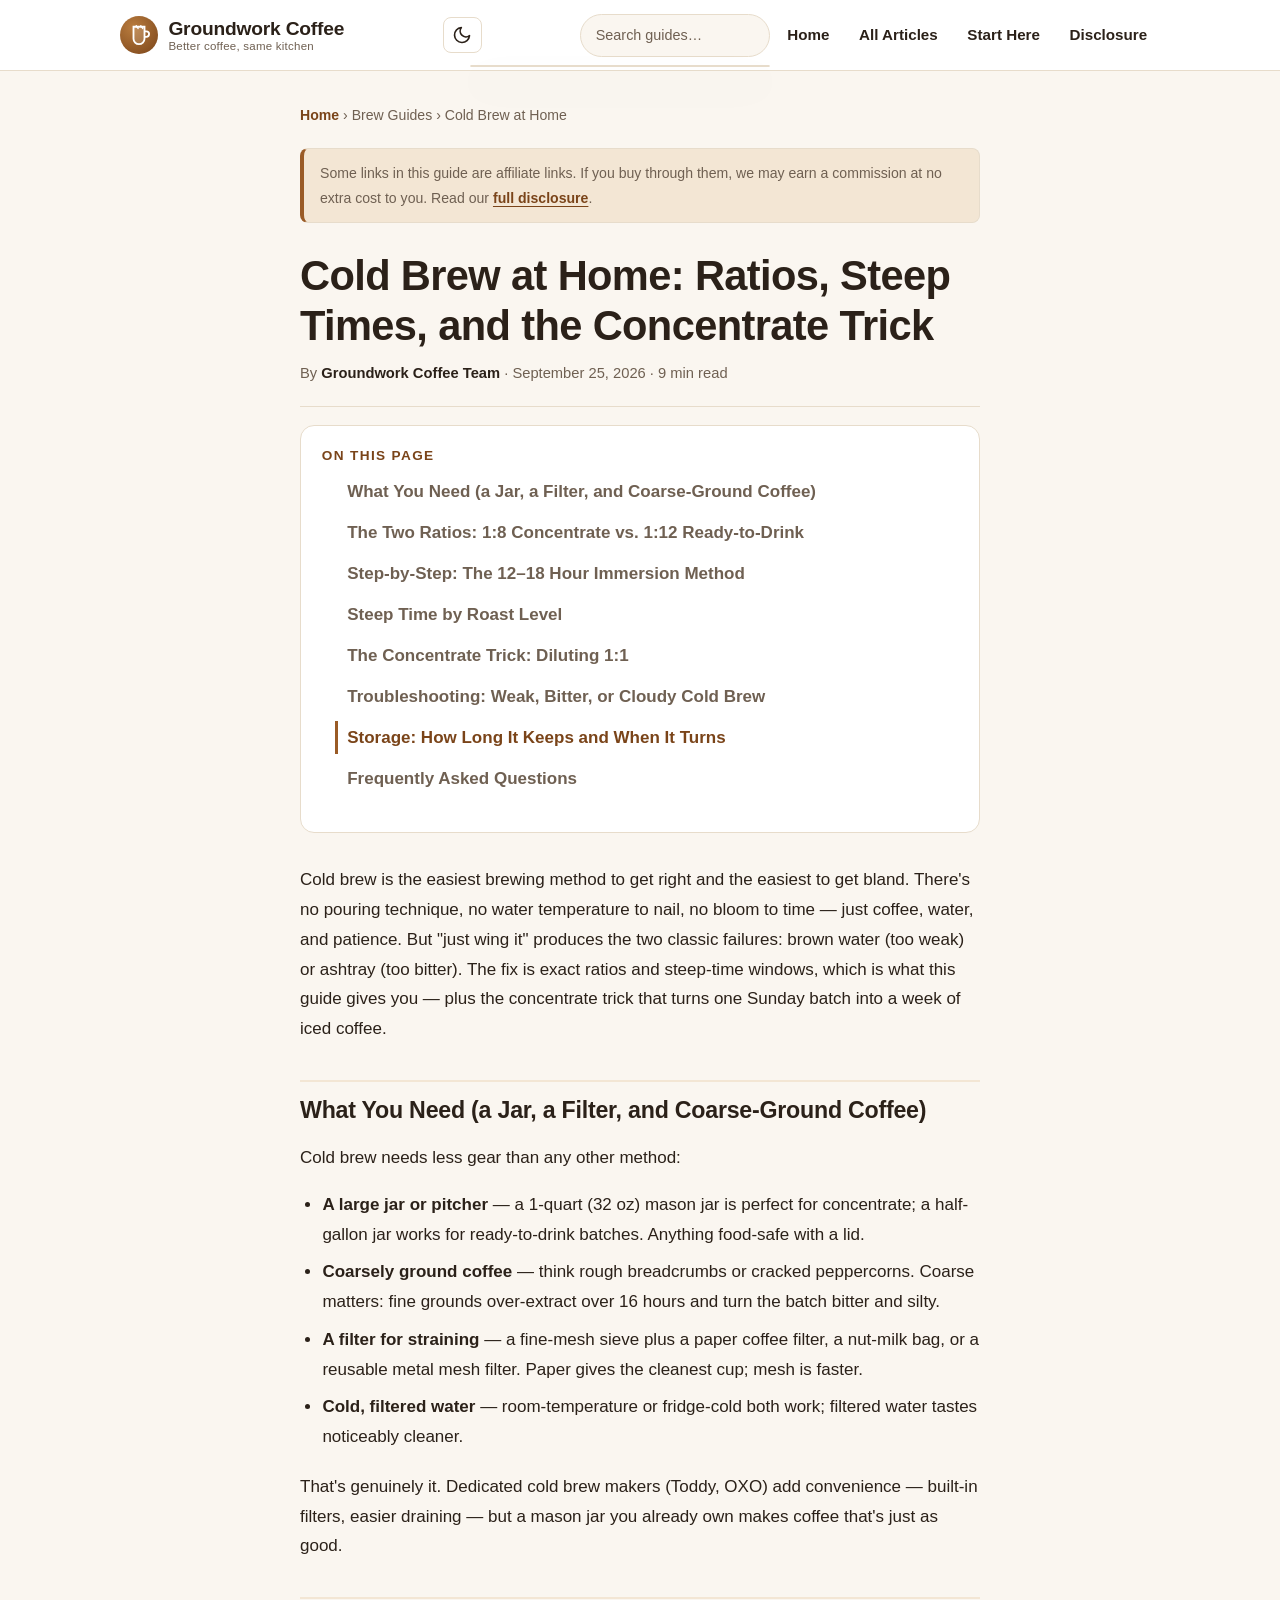
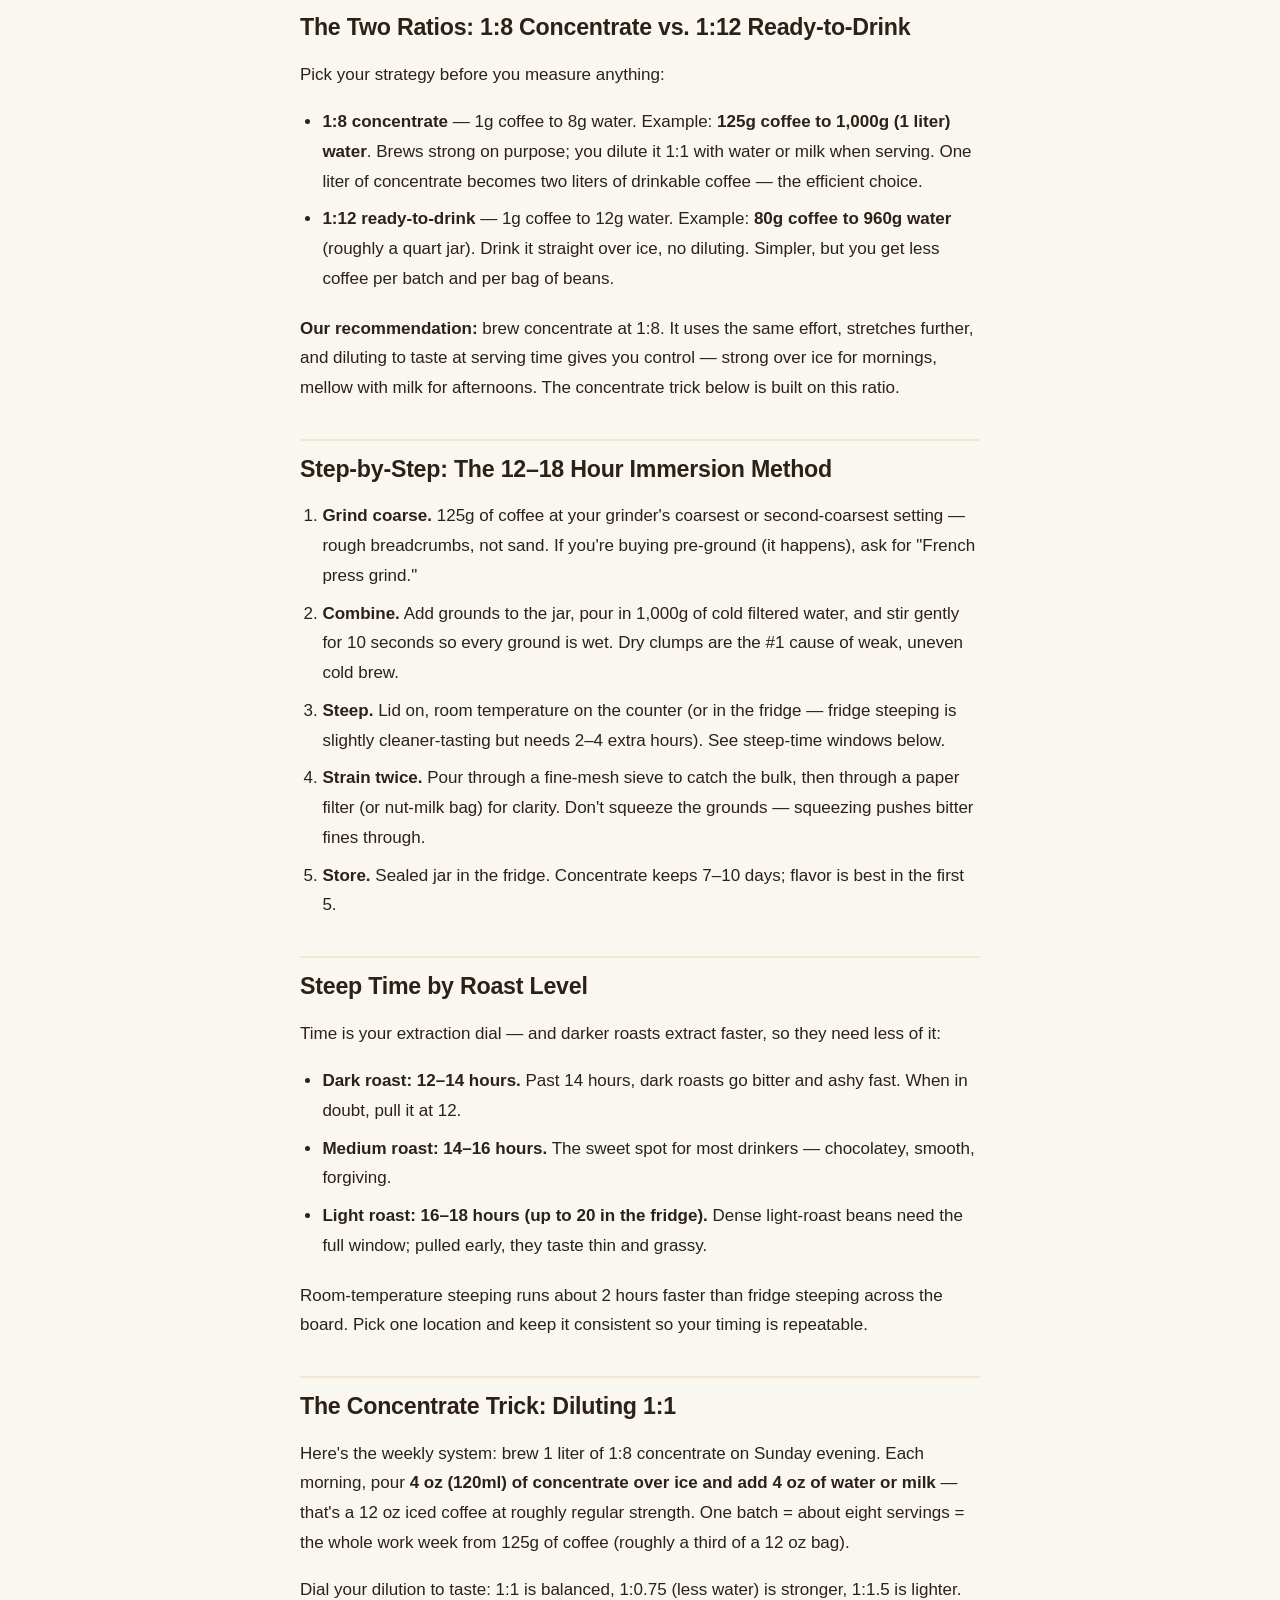
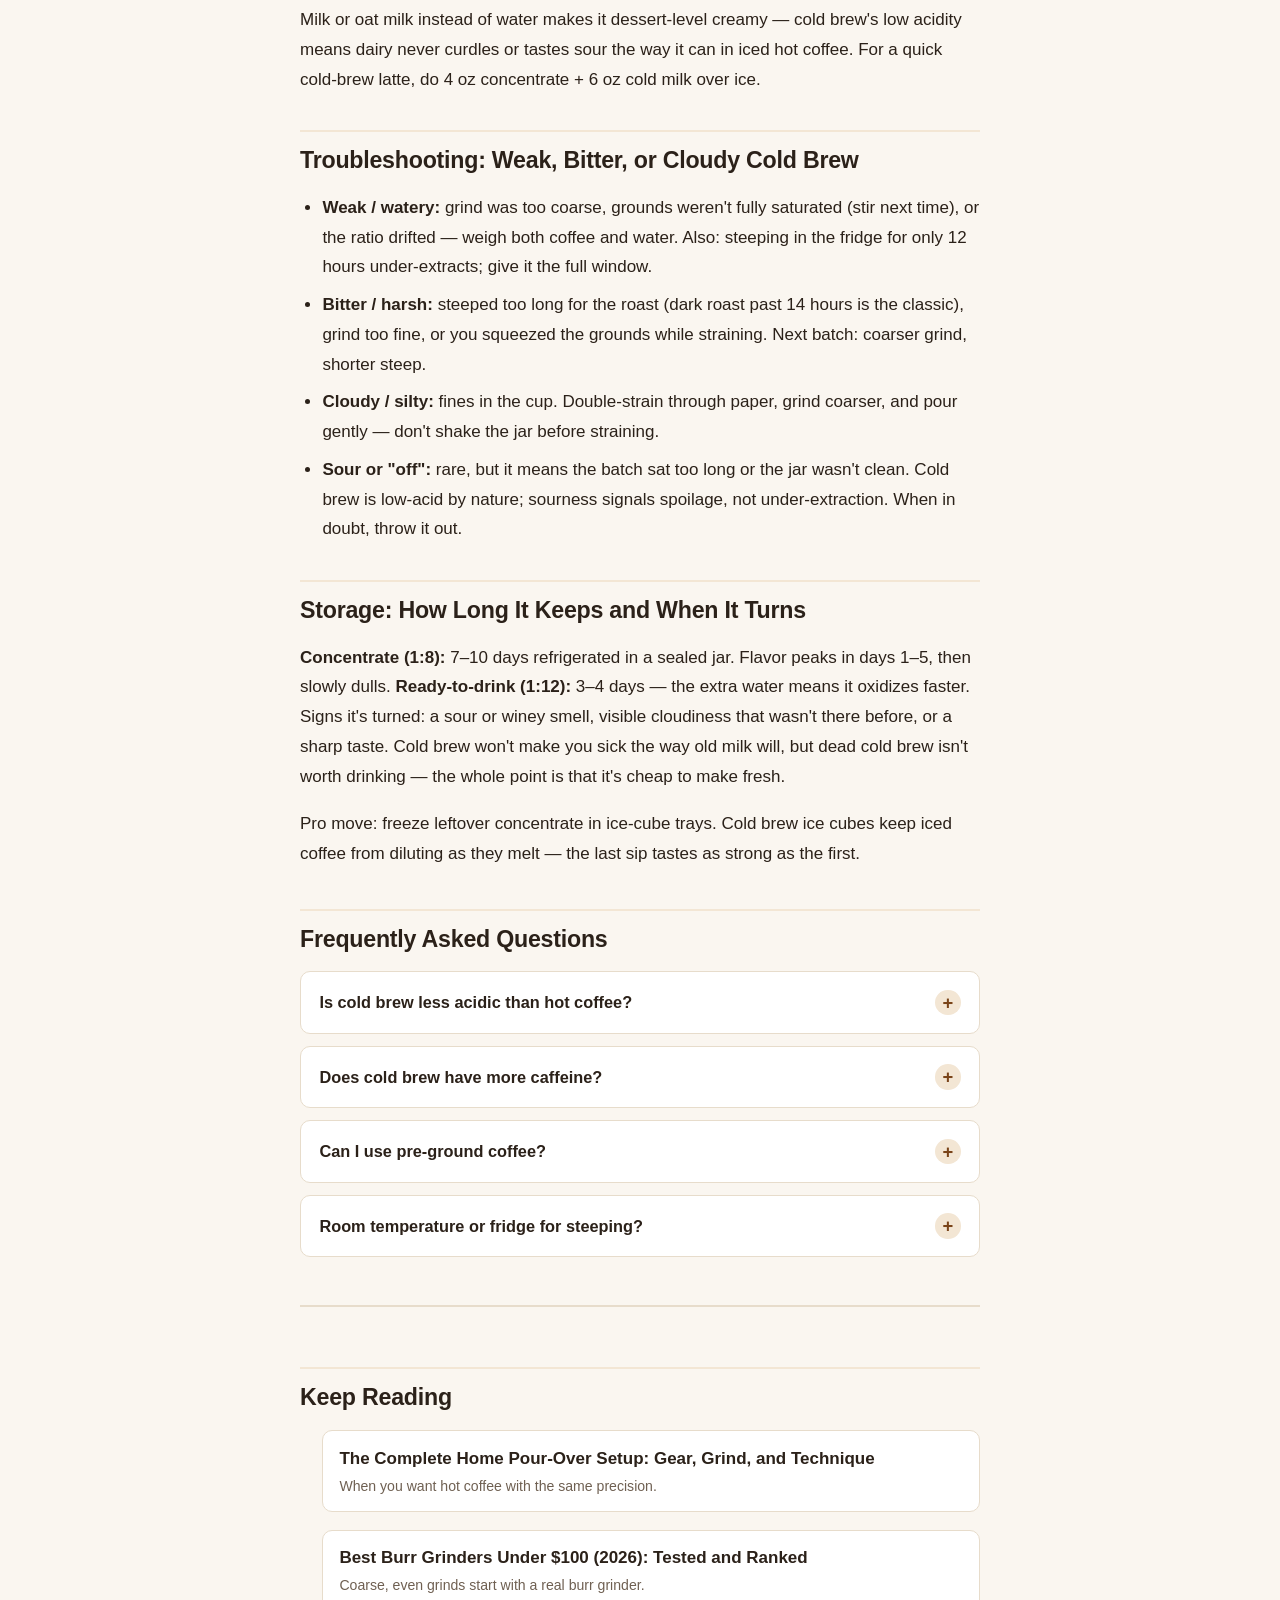
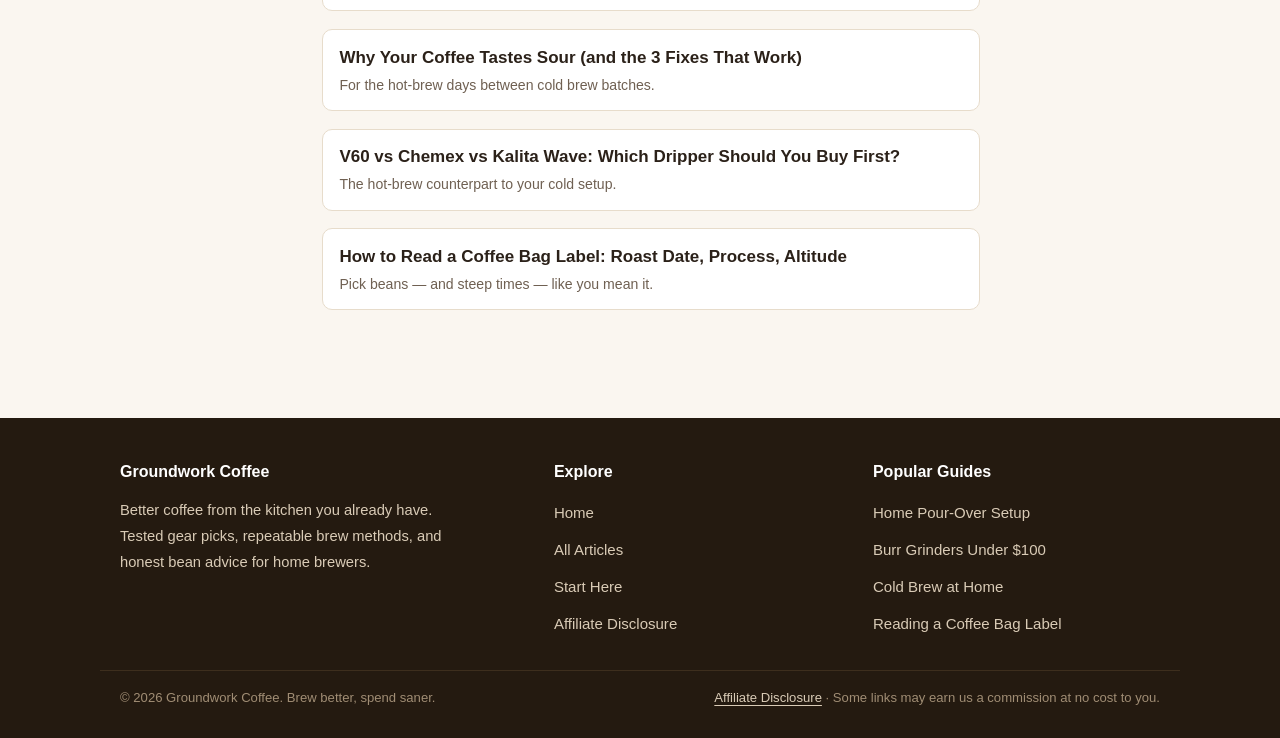
<file: articles/cold-brew-at-home.html>
<!DOCTYPE html>
<html lang="en">
<head>
  <meta charset="UTF-8">
  <meta name="viewport" content="width=device-width, initial-scale=1.0">
  <title>Cold Brew at Home: Ratios, Steep Times, and the Concentrate Trick — Groundwork Coffee</title>
  <meta name="description" content="Exact cold brew ratios (1:8 concentrate vs 1:12 ready-to-drink), steep-time windows by roast level, and the concentrate-then-dilute method that covers your whole week.">
  <meta property="og:title" content="Cold Brew at Home: Ratios, Steep Times, and the Concentrate Trick">
  <meta property="og:description" content="Exact ratios, steep times by roast level, and the concentrate trick for a week of smooth cold coffee.">
  <meta property="og:type" content="article">
  <meta property="og:url" content="https://groundwork-coffee.pages.dev/articles/cold-brew-at-home.html">
  <script>try{if(localStorage.getItem('gw-theme')==='dark'||(!localStorage.getItem('gw-theme')&&window.matchMedia('(prefers-color-scheme: dark)').matches)){document.documentElement.setAttribute('data-theme','dark');}}catch(e){}</script>
  <link rel="stylesheet" href="../styles.css">
  <link rel="icon" href="data:image/svg+xml,%3Csvg xmlns='http://www.w3.org/2000/svg' viewBox='0 0 24 24'%3E%3Ccircle cx='12' cy='12' r='12' fill='%239a5b26'/%3E%3Cg fill='none' stroke='%23fff' stroke-width='1.8' stroke-linecap='round'%3E%3Cpath d='M7 9h9v6a4.5 4.5 0 0 1-4.5 4.5h0A4.5 4.5 0 0 1 7 15V9z'/%3E%3Cpath d='M16 10.5h1.6a2.4 2.4 0 0 1 0 4.8H16'/%3E%3Cpath d='M10.5 3.5c0 1.4 1.8 1.4 1.8 2.8M13.8 3.5c0 1.4 1.8 1.4 1.8 2.8'/%3E%3C/g%3E%3C/svg%3E">
  <meta name="theme-color" content="#9a5b26">
  <!-- MEDIVAVINE/JOURNEY: paste ad network script here -->
</head>
<body>

<header class="site-header">
  <div class="header-inner">
    <a class="brand" href="../index.html" aria-label="Groundwork Coffee home">
      <span class="brand-mark" aria-hidden="true">
        <svg width="22" height="22" viewBox="0 0 24 24" fill="none" aria-hidden="true">
          <path d="M6 3h12v13a6 6 0 0 1-6 6h0a6 6 0 0 1-6-6V3z" stroke="#fff" stroke-width="2" fill="rgba(255,255,255,0.15)"/>
          <path d="M18 8h2a3 3 0 0 1 0 6h-2" stroke="#fff" stroke-width="2"/>
          <path d="M9 2c0 1.5 2 1.5 2 3M14 2c0 1.5 2 1.5 2 3" stroke="#fff" stroke-width="1.6" stroke-linecap="round"/>
        </svg>
      </span>
      <span class="brand-name">Groundwork Coffee<small>Better coffee, same kitchen</small></span>
    </a>
    <button class="theme-toggle" id="themeToggle" aria-label="Switch to dark mode" aria-pressed="false" title="Switch to dark mode">
      <svg class="icon-moon" viewBox="0 0 24 24" fill="none" stroke="currentColor" stroke-width="2" stroke-linecap="round" stroke-linejoin="round" aria-hidden="true"><path d="M21 12.8A9 9 0 1 1 11.2 3 7 7 0 0 0 21 12.8z"/></svg>
      <svg class="icon-sun" viewBox="0 0 24 24" fill="none" stroke="currentColor" stroke-width="2" stroke-linecap="round" aria-hidden="true"><circle cx="12" cy="12" r="4.5"/><path d="M12 2v2.5M12 19.5V22M2 12h2.5M19.5 12H22M4.9 4.9l1.8 1.8M17.3 17.3l1.8 1.8M19.1 4.9l-1.8 1.8M6.7 17.3l-1.8 1.8"/></svg>
    </button>
    <button class="nav-toggle" id="navToggle" aria-expanded="false" aria-controls="siteNav" aria-label="Toggle navigation">
      <svg viewBox="0 0 24 24" fill="none" stroke="currentColor" stroke-width="2" stroke-linecap="round" aria-hidden="true">
        <path d="M4 7h16M4 12h16M4 17h16"/>
      </svg>
    </button>
    <nav class="site-nav" id="siteNav" aria-label="Main navigation">
      <ul>
        <li class="nav-search">
          <div class="site-search">
            <input type="search" id="siteSearch" placeholder="Search guides&hellip;" aria-label="Search articles" aria-expanded="false" aria-controls="siteSearchResults" autocomplete="off" role="combobox">
            <ul class="site-search-results" id="siteSearchResults" role="listbox" hidden></ul>
          </div>
        </li>
        <li><a href="../index.html">Home</a></li>
        <li><a href="../index.html#articles">All Articles</a></li>
        <li><a href="../index.html#start-here">Start Here</a></li>
        <li><a href="../disclosure.html">Disclosure</a></li>
      </ul>
    </nav>
  </div>
</header>

<main>
  <div class="article-wrap">
    <nav class="breadcrumb" aria-label="Breadcrumb"><a href="../index.html">Home</a> › Brew Guides › Cold Brew at Home</nav>

    <article class="post">
      <div class="disclosure-note">Some links in this guide are affiliate links. If you buy through them, we may earn a commission at no extra cost to you. Read our <a href="../disclosure.html">full disclosure</a>.</div>

      <h1>Cold Brew at Home: Ratios, Steep Times, and the Concentrate Trick</h1>
      <p class="byline">By <strong>Groundwork Coffee Team</strong> · September 25, 2026 · 9 min read</p>

      <p>Cold brew is the easiest brewing method to get right and the easiest to get bland. There's no pouring technique, no water temperature to nail, no bloom to time — just coffee, water, and patience. But "just wing it" produces the two classic failures: brown water (too weak) or ashtray (too bitter). The fix is exact ratios and steep-time windows, which is what this guide gives you — plus the concentrate trick that turns one Sunday batch into a week of iced coffee.</p>

      <h2>What You Need (a Jar, a Filter, and Coarse-Ground Coffee)</h2>
      <p>Cold brew needs less gear than any other method:</p>
      <ul>
        <li><strong>A large jar or pitcher</strong> — a 1-quart (32 oz) mason jar is perfect for concentrate; a half-gallon jar works for ready-to-drink batches. Anything food-safe with a lid.</li>
        <li><strong>Coarsely ground coffee</strong> — think rough breadcrumbs or cracked peppercorns. Coarse matters: fine grounds over-extract over 16 hours and turn the batch bitter and silty.</li>
        <li><strong>A filter for straining</strong> — a fine-mesh sieve plus a paper coffee filter, a nut-milk bag, or a reusable metal mesh filter. Paper gives the cleanest cup; mesh is faster.</li>
        <li><strong>Cold, filtered water</strong> — room-temperature or fridge-cold both work; filtered water tastes noticeably cleaner.</li>
      </ul>
      <p>That's genuinely it. Dedicated cold brew makers (Toddy, OXO) add convenience — built-in filters, easier draining — but a mason jar you already own makes coffee that's just as good.</p>
      <!-- AFFILIATE: cold brew makers — "worth buying vs. mason jar" box: Toddy Cold Brew System / OXO Cold Brew Maker, Amazon Associates -->

      <h2>The Two Ratios: 1:8 Concentrate vs. 1:12 Ready-to-Drink</h2>
      <p>Pick your strategy before you measure anything:</p>
      <ul>
        <li><strong>1:8 concentrate</strong> — 1g coffee to 8g water. Example: <strong>125g coffee to 1,000g (1 liter) water</strong>. Brews strong on purpose; you dilute it 1:1 with water or milk when serving. One liter of concentrate becomes two liters of drinkable coffee — the efficient choice.</li>
        <li><strong>1:12 ready-to-drink</strong> — 1g coffee to 12g water. Example: <strong>80g coffee to 960g water</strong> (roughly a quart jar). Drink it straight over ice, no diluting. Simpler, but you get less coffee per batch and per bag of beans.</li>
      </ul>
      <p><strong>Our recommendation:</strong> brew concentrate at 1:8. It uses the same effort, stretches further, and diluting to taste at serving time gives you control — strong over ice for mornings, mellow with milk for afternoons. The concentrate trick below is built on this ratio.</p>

      <h2>Step-by-Step: The 12–18 Hour Immersion Method</h2>
      <ol>
        <li><strong>Grind coarse.</strong> 125g of coffee at your grinder's coarsest or second-coarsest setting — rough breadcrumbs, not sand. If you're buying pre-ground (it happens), ask for "French press grind."</li>
        <li><strong>Combine.</strong> Add grounds to the jar, pour in 1,000g of cold filtered water, and stir gently for 10 seconds so every ground is wet. Dry clumps are the #1 cause of weak, uneven cold brew.</li>
        <li><strong>Steep.</strong> Lid on, room temperature on the counter (or in the fridge — fridge steeping is slightly cleaner-tasting but needs 2–4 extra hours). See steep-time windows below.</li>
        <li><strong>Strain twice.</strong> Pour through a fine-mesh sieve to catch the bulk, then through a paper filter (or nut-milk bag) for clarity. Don't squeeze the grounds — squeezing pushes bitter fines through.</li>
        <li><strong>Store.</strong> Sealed jar in the fridge. Concentrate keeps 7–10 days; flavor is best in the first 5.</li>
      </ol>

      <h2>Steep Time by Roast Level</h2>
      <p>Time is your extraction dial — and darker roasts extract faster, so they need less of it:</p>
      <ul>
        <li><strong>Dark roast: 12–14 hours.</strong> Past 14 hours, dark roasts go bitter and ashy fast. When in doubt, pull it at 12.</li>
        <li><strong>Medium roast: 14–16 hours.</strong> The sweet spot for most drinkers — chocolatey, smooth, forgiving.</li>
        <li><strong>Light roast: 16–18 hours (up to 20 in the fridge).</strong> Dense light-roast beans need the full window; pulled early, they taste thin and grassy.</li>
      </ul>
      <p>Room-temperature steeping runs about 2 hours faster than fridge steeping across the board. Pick one location and keep it consistent so your timing is repeatable.</p>

      <h2>The Concentrate Trick: Diluting 1:1</h2>
      <p>Here's the weekly system: brew 1 liter of 1:8 concentrate on Sunday evening. Each morning, pour <strong>4 oz (120ml) of concentrate over ice and add 4 oz of water or milk</strong> — that's a 12 oz iced coffee at roughly regular strength. One batch = about eight servings = the whole work week from 125g of coffee (roughly a third of a 12 oz bag).</p>
      <p>Dial your dilution to taste: 1:1 is balanced, 1:0.75 (less water) is stronger, 1:1.5 is lighter. Milk or oat milk instead of water makes it dessert-level creamy — cold brew's low acidity means dairy never curdles or tastes sour the way it can in iced hot coffee. For a quick cold-brew latte, do 4 oz concentrate + 6 oz cold milk over ice.</p>
      <!-- AFFILIATE: digital product tie-in — 30 Brew Recipes ebook (cold brew variations chapter) -->

      <h2>Troubleshooting: Weak, Bitter, or Cloudy Cold Brew</h2>
      <ul>
        <li><strong>Weak / watery:</strong> grind was too coarse, grounds weren't fully saturated (stir next time), or the ratio drifted — weigh both coffee and water. Also: steeping in the fridge for only 12 hours under-extracts; give it the full window.</li>
        <li><strong>Bitter / harsh:</strong> steeped too long for the roast (dark roast past 14 hours is the classic), grind too fine, or you squeezed the grounds while straining. Next batch: coarser grind, shorter steep.</li>
        <li><strong>Cloudy / silty:</strong> fines in the cup. Double-strain through paper, grind coarser, and pour gently — don't shake the jar before straining.</li>
        <li><strong>Sour or "off":</strong> rare, but it means the batch sat too long or the jar wasn't clean. Cold brew is low-acid by nature; sourness signals spoilage, not under-extraction. When in doubt, throw it out.</li>
      </ul>

      <h2>Storage: How Long It Keeps and When It Turns</h2>
      <p><strong>Concentrate (1:8):</strong> 7–10 days refrigerated in a sealed jar. Flavor peaks in days 1–5, then slowly dulls. <strong>Ready-to-drink (1:12):</strong> 3–4 days — the extra water means it oxidizes faster. Signs it's turned: a sour or winey smell, visible cloudiness that wasn't there before, or a sharp taste. Cold brew won't make you sick the way old milk will, but dead cold brew isn't worth drinking — the whole point is that it's cheap to make fresh.</p>
      <p>Pro move: freeze leftover concentrate in ice-cube trays. Cold brew ice cubes keep iced coffee from diluting as they melt — the last sip tastes as strong as the first.</p>

      <section class="faq">
        <h2>Frequently Asked Questions</h2>
        <h3>Is cold brew less acidic than hot coffee?</h3>
        <p>Yes — measurably. Cold water extracts fewer of the acidic compounds, which is why cold brew tastes smooth and sweet even from bright beans. If hot coffee bothers your stomach, cold brew is worth trying.</p>
        <h3>Does cold brew have more caffeine?</h3>
        <p>Per ounce of concentrate, yes — but you dilute it. A 12 oz serving of diluted 1:8 cold brew lands around 150–200mg of caffeine, roughly comparable to a strong cup of drip. Drink it 1:1 and it's not the rocket fuel people assume.</p>
        <h3>Can I use pre-ground coffee?</h3>
        <p>You can, but buy it ground coarse ("French press" setting) and use it within a week of opening. Standard drip-grind pre-ground coffee is too fine for 16-hour steeps and will over-extract into bitterness.</p>
        <h3>Room temperature or fridge for steeping?</h3>
        <p>Both work. Room temp is faster (subtract ~2 hours) and extracts slightly more body; fridge is cleaner-tasting and more food-safe if your kitchen runs warm. Pick one and standardize your timing around it.</p>
      </section>

      <nav class="keep-reading" aria-label="Keep reading">
        <h2>Keep Reading</h2>
        <ul>
          <li><a href="complete-home-pour-over-setup.html">The Complete Home Pour-Over Setup: Gear, Grind, and Technique<span>When you want hot coffee with the same precision.</span></a></li>
          <li><a href="best-burr-grinders-under-100.html">Best Burr Grinders Under $100 (2026): Tested and Ranked<span>Coarse, even grinds start with a real burr grinder.</span></a></li>
          <li><a href="why-your-coffee-tastes-sour.html">Why Your Coffee Tastes Sour (and the 3 Fixes That Work)<span>For the hot-brew days between cold brew batches.</span></a></li>
          <li><a href="v60-vs-chemex-vs-kalita-wave.html">V60 vs Chemex vs Kalita Wave: Which Dripper Should You Buy First?<span>The hot-brew counterpart to your cold setup.</span></a></li>
          <li><a href="how-to-read-a-coffee-bag-label.html">How to Read a Coffee Bag Label: Roast Date, Process, Altitude<span>Pick beans — and steep times — like you mean it.</span></a></li>
        </ul>
      </nav>
    </article>
  </div>
</main>

<footer class="site-footer">
  <div class="footer-inner">
    <div class="footer-brand">
      <h3>Groundwork Coffee</h3>
      <p>Better coffee from the kitchen you already have. Tested gear picks, repeatable brew methods, and honest bean advice for home brewers.</p>
    </div>
    <div>
      <h4>Explore</h4>
      <ul class="footer-nav">
        <li><a href="../index.html">Home</a></li>
        <li><a href="../index.html#articles">All Articles</a></li>
        <li><a href="../index.html#start-here">Start Here</a></li>
        <li><a href="../disclosure.html">Affiliate Disclosure</a></li>
      </ul>
    </div>
    <div>
      <h4>Popular Guides</h4>
      <ul class="footer-nav">
        <li><a href="complete-home-pour-over-setup.html">Home Pour-Over Setup</a></li>
        <li><a href="best-burr-grinders-under-100.html">Burr Grinders Under $100</a></li>
        <li><a href="cold-brew-at-home.html">Cold Brew at Home</a></li>
        <li><a href="how-to-read-a-coffee-bag-label.html">Reading a Coffee Bag Label</a></li>
      </ul>
    </div>
  </div>
  <div class="footer-bottom">
    <span>© 2026 Groundwork Coffee. Brew better, spend saner.</span>
    <span><a href="../disclosure.html">Affiliate Disclosure</a> · Some links may earn us a commission at no cost to you.</span>
  </div>
</footer>

<script src="../assets/site.js"></script>

</body>
</html>
</file>
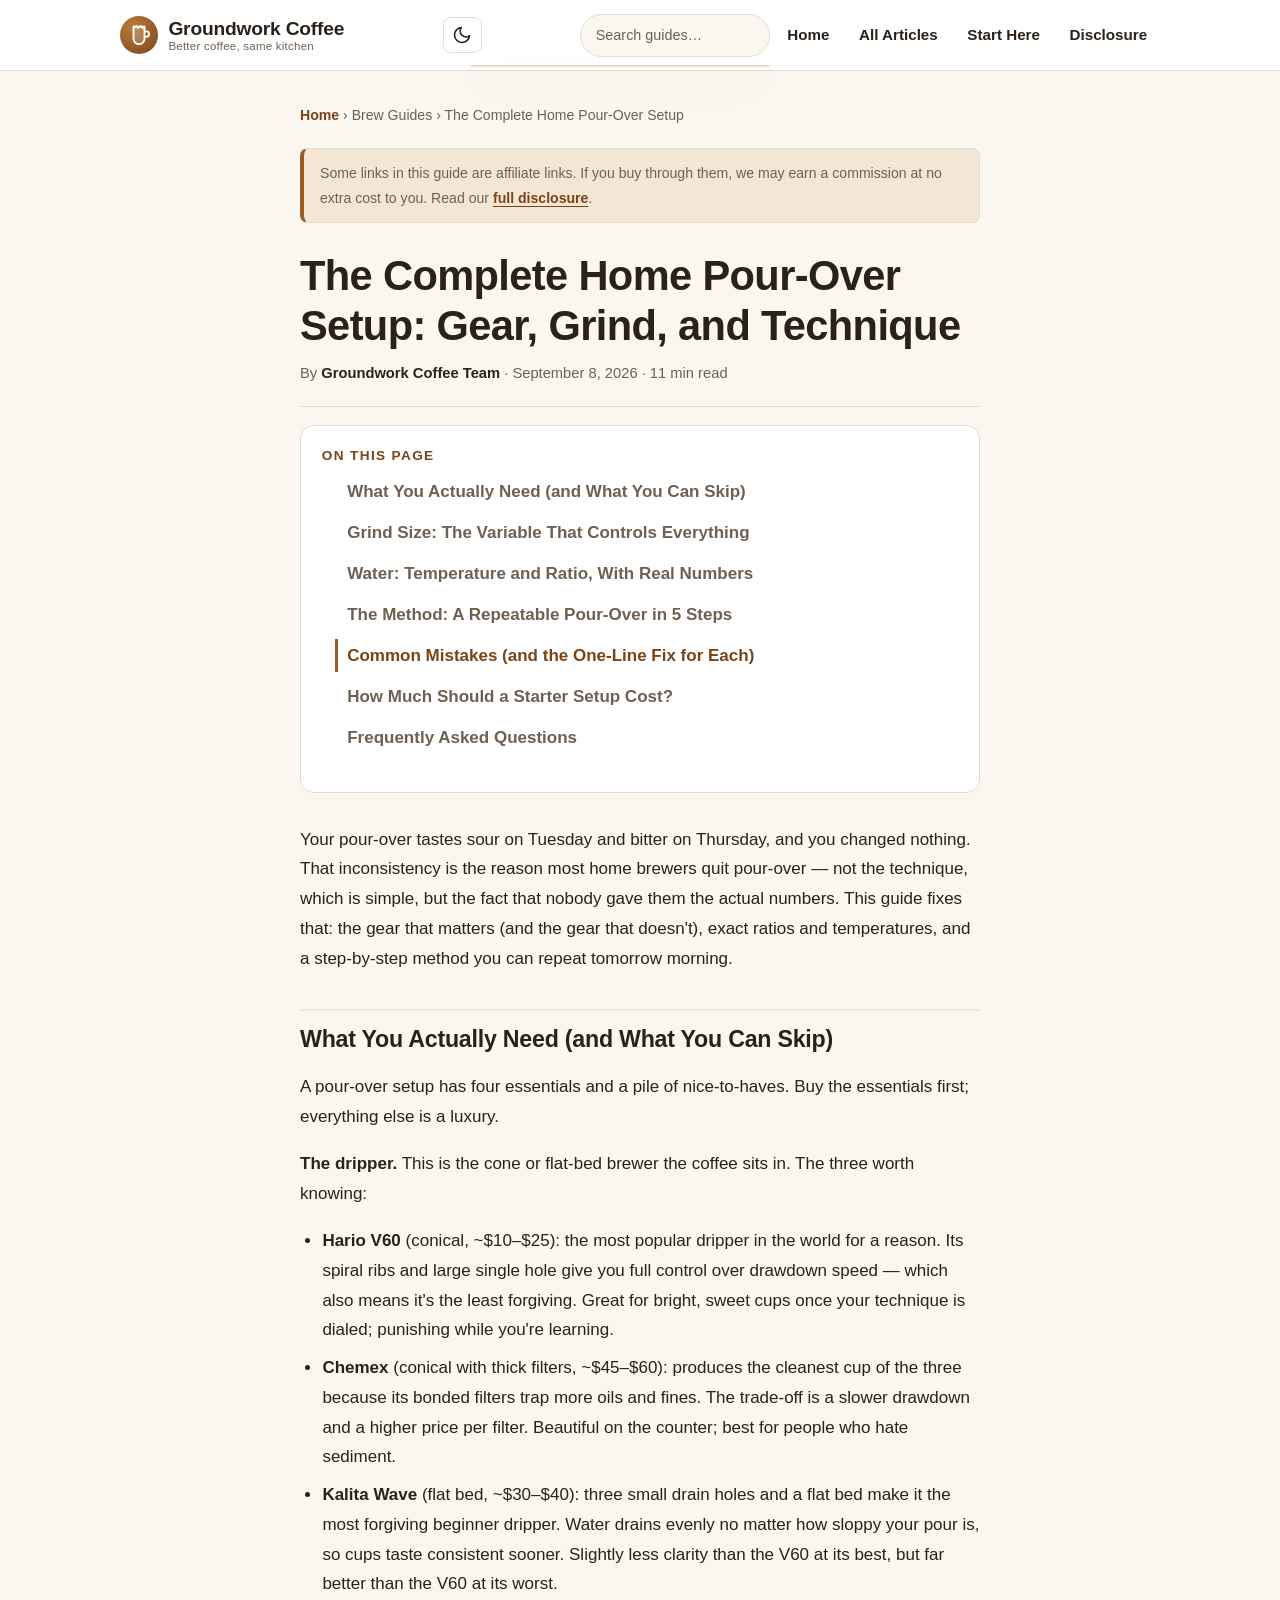
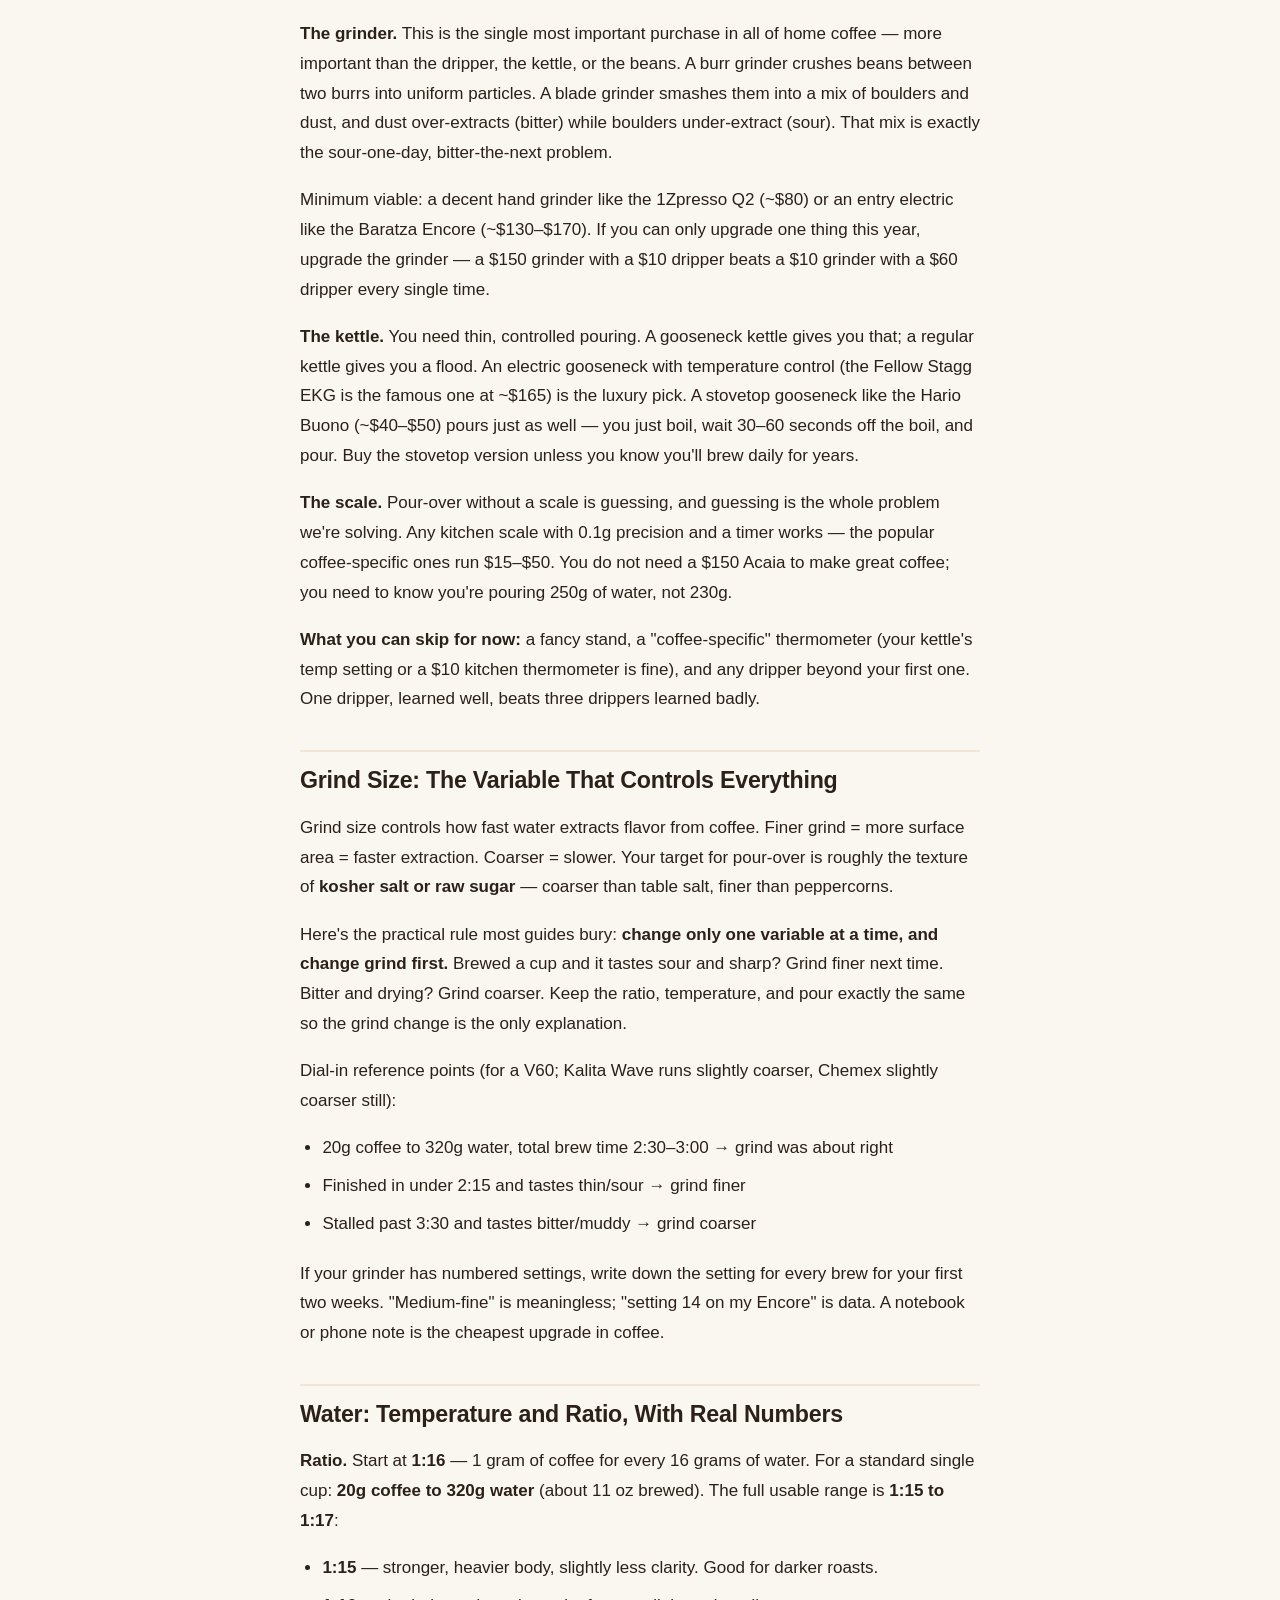
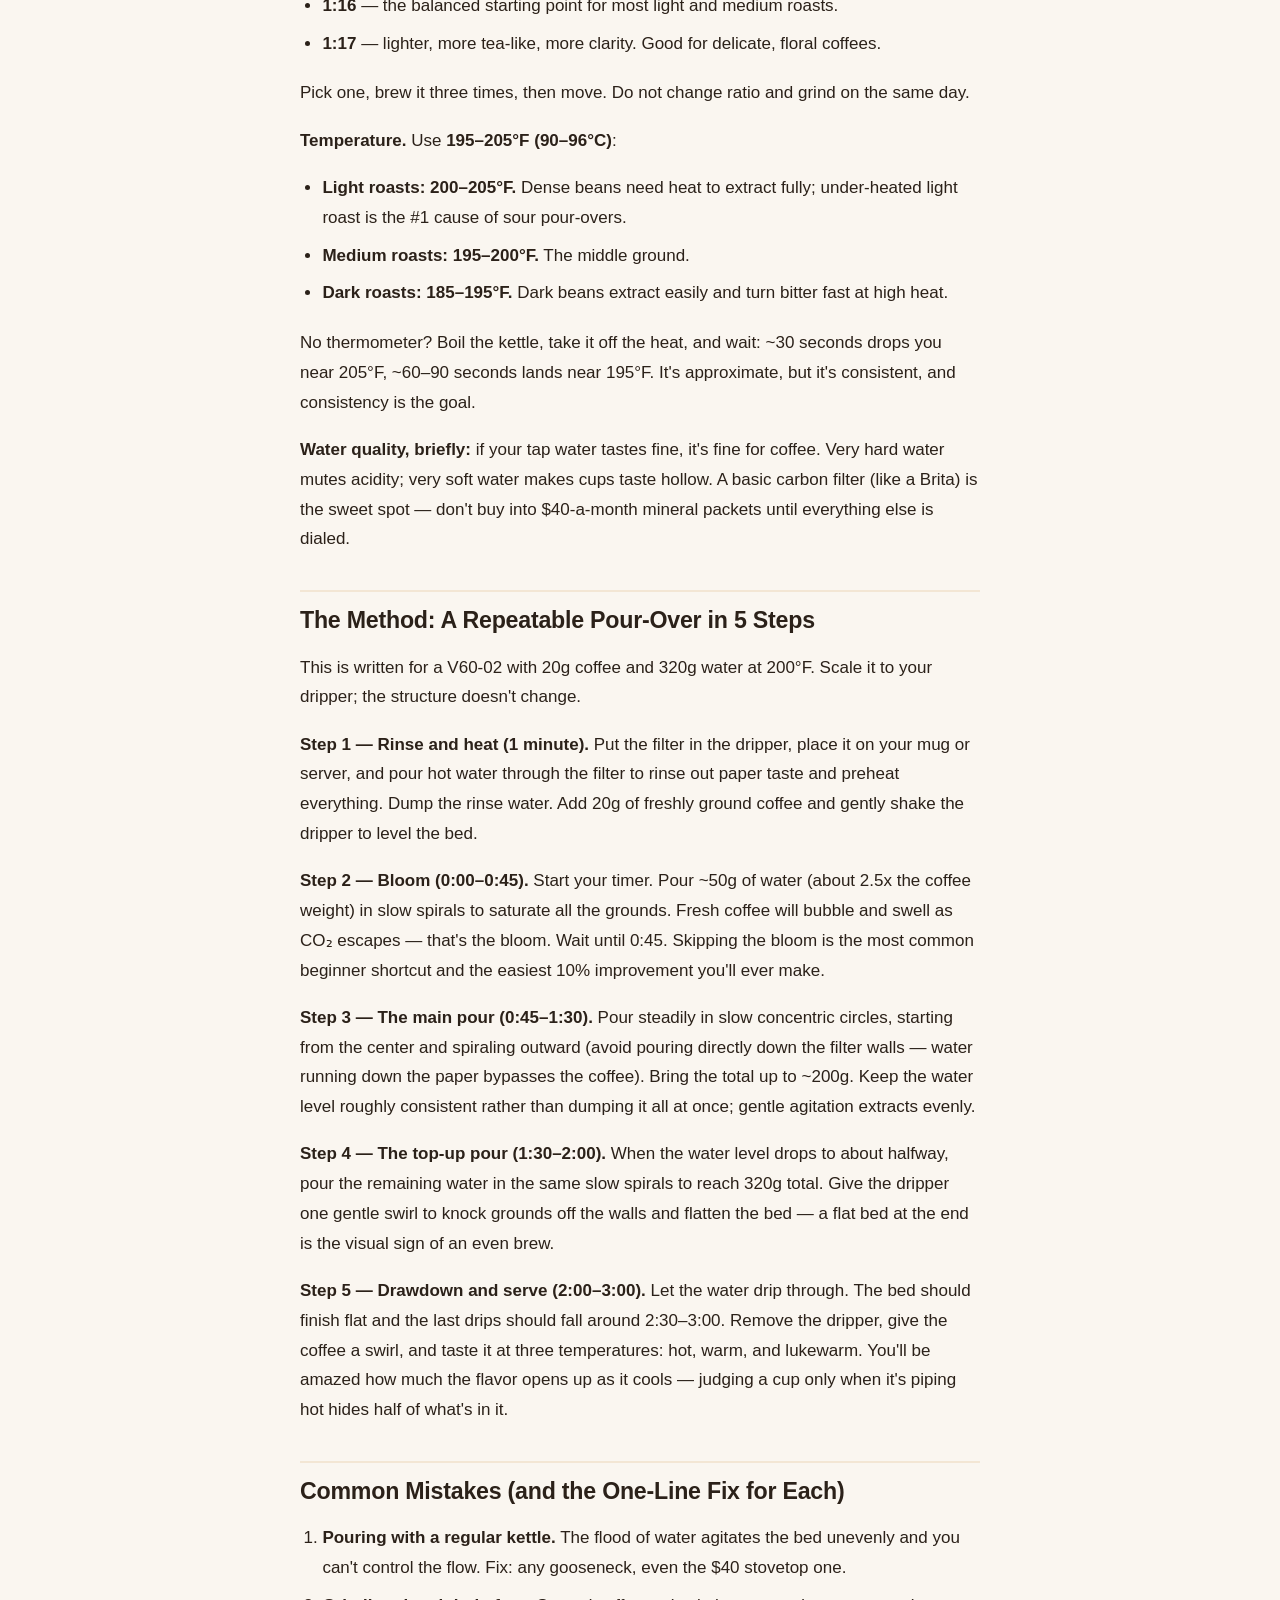
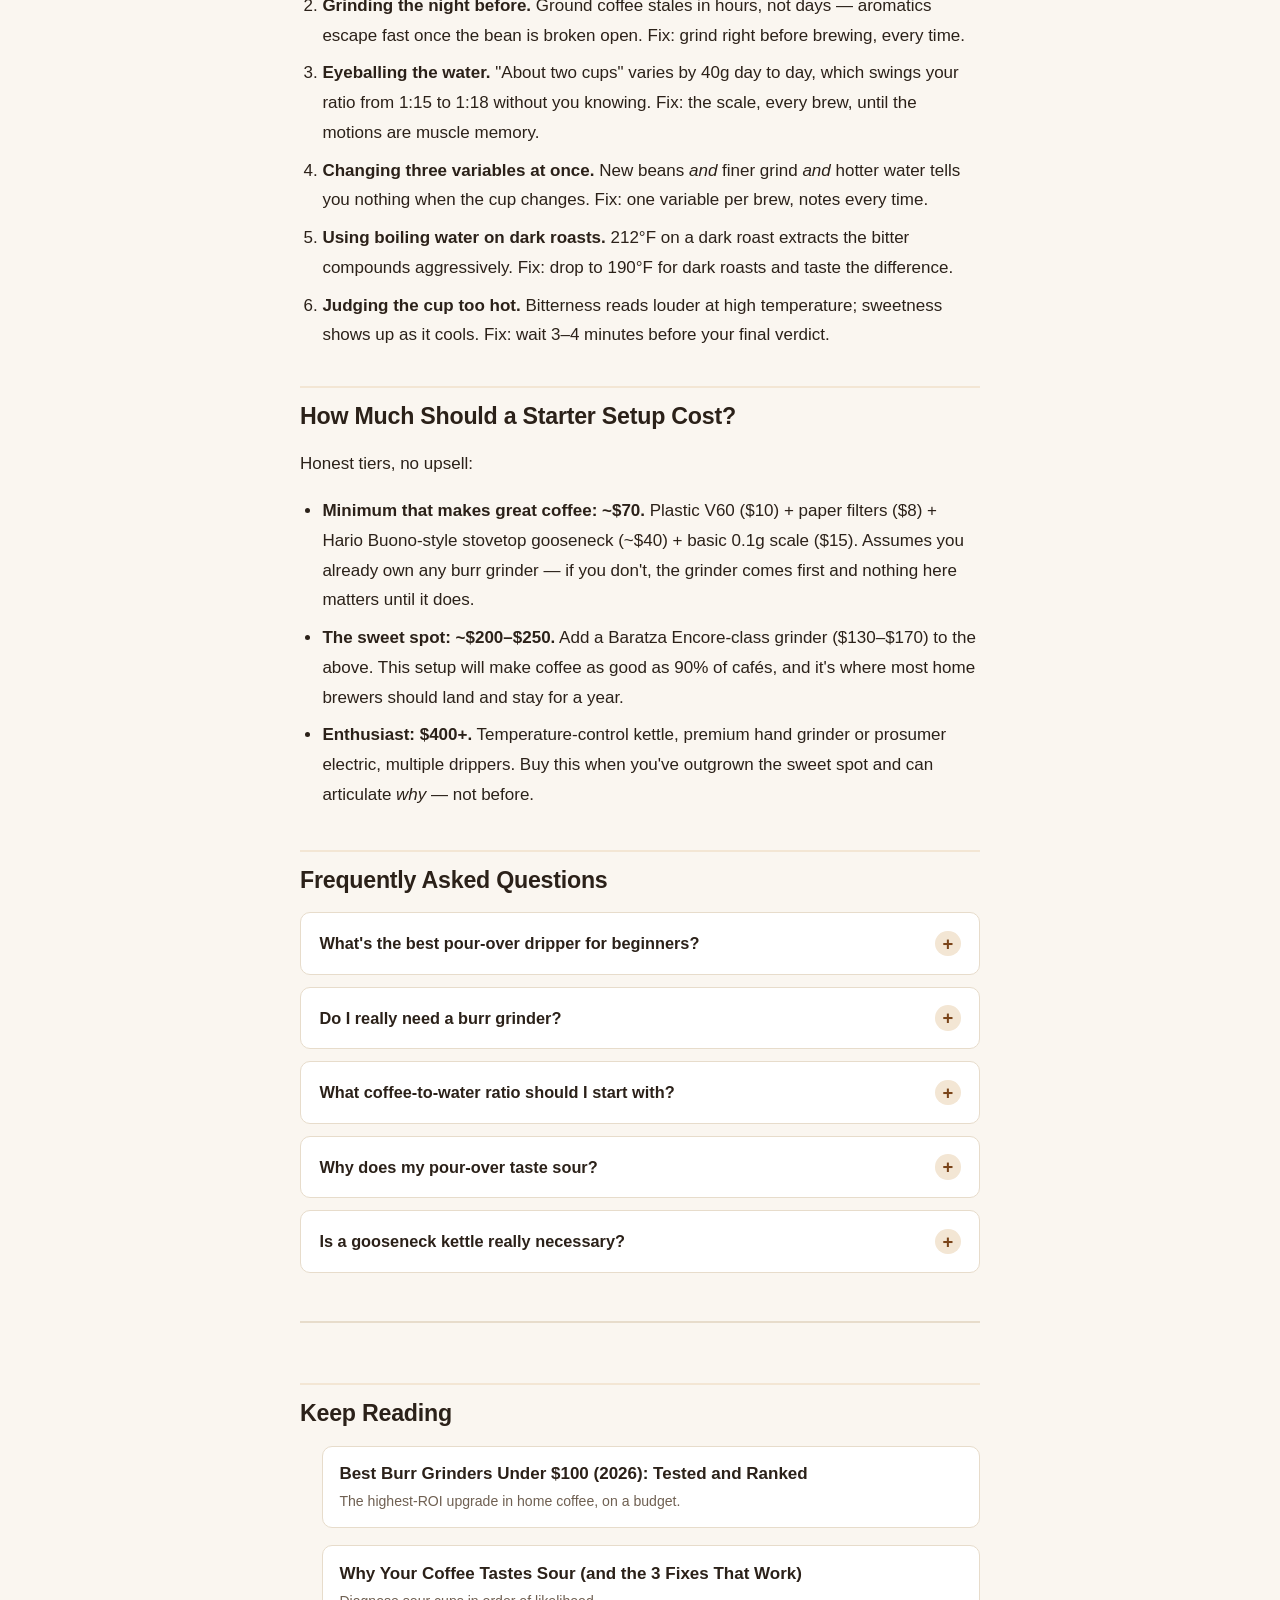
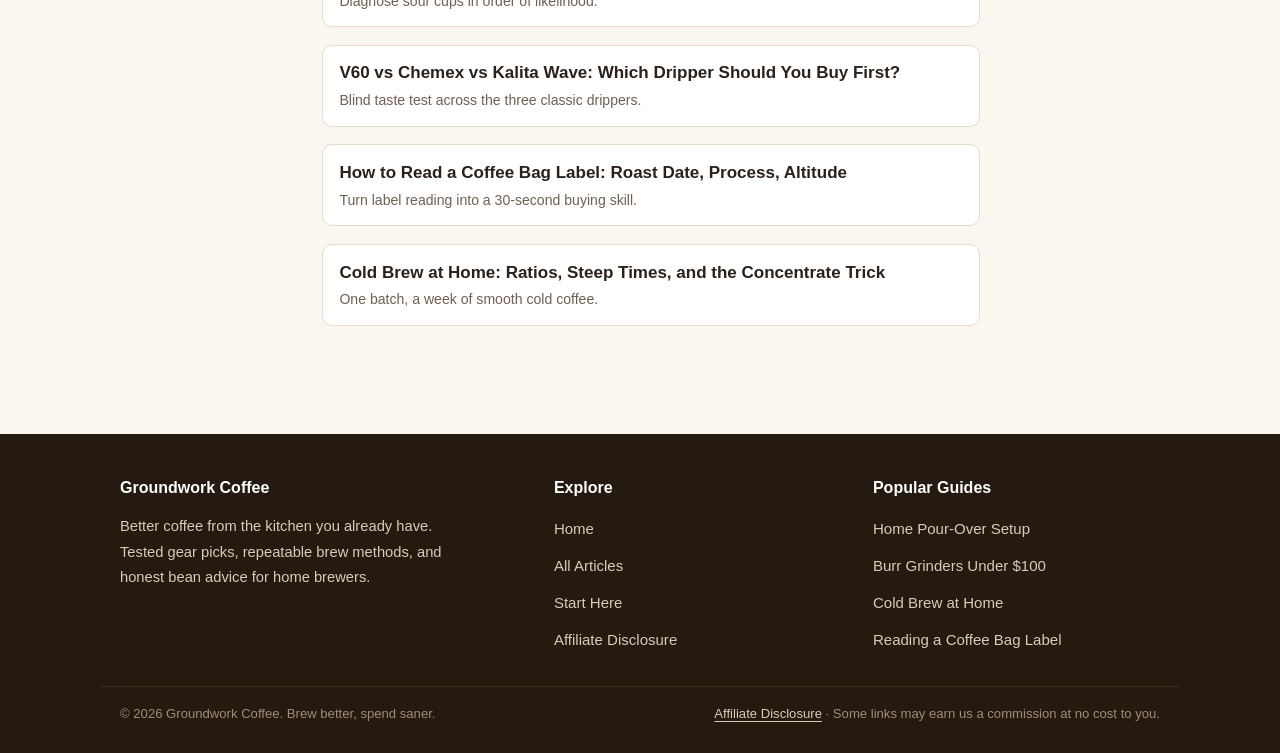
<file: articles/complete-home-pour-over-setup.html>
<!DOCTYPE html>
<html lang="en">
<head>
  <meta charset="UTF-8">
  <meta name="viewport" content="width=device-width, initial-scale=1.0">
  <title>The Complete Home Pour-Over Setup: Gear, Grind, and Technique — Groundwork Coffee</title>
  <meta name="description" content="The exact gear, grind settings, ratios, and temperatures for a repeatable home pour-over — plus a 5-step brewing method and honest cost tiers from $70 up.">
  <meta property="og:title" content="The Complete Home Pour-Over Setup: Gear, Grind, and Technique">
  <meta property="og:description" content="Exact ratios, temperatures, and a 5-step method that ends the sour-one-day, bitter-the-next cycle.">
  <meta property="og:type" content="article">
  <meta property="og:url" content="https://groundwork-coffee.pages.dev/articles/complete-home-pour-over-setup.html">
  <script>try{if(localStorage.getItem('gw-theme')==='dark'||(!localStorage.getItem('gw-theme')&&window.matchMedia('(prefers-color-scheme: dark)').matches)){document.documentElement.setAttribute('data-theme','dark');}}catch(e){}</script>
  <link rel="stylesheet" href="../styles.css">
  <link rel="icon" href="data:image/svg+xml,%3Csvg xmlns='http://www.w3.org/2000/svg' viewBox='0 0 24 24'%3E%3Ccircle cx='12' cy='12' r='12' fill='%239a5b26'/%3E%3Cg fill='none' stroke='%23fff' stroke-width='1.8' stroke-linecap='round'%3E%3Cpath d='M7 9h9v6a4.5 4.5 0 0 1-4.5 4.5h0A4.5 4.5 0 0 1 7 15V9z'/%3E%3Cpath d='M16 10.5h1.6a2.4 2.4 0 0 1 0 4.8H16'/%3E%3Cpath d='M10.5 3.5c0 1.4 1.8 1.4 1.8 2.8M13.8 3.5c0 1.4 1.8 1.4 1.8 2.8'/%3E%3C/g%3E%3C/svg%3E">
  <meta name="theme-color" content="#9a5b26">
  <!-- MEDIVAVINE/JOURNEY: paste ad network script here -->
</head>
<body>

<header class="site-header">
  <div class="header-inner">
    <a class="brand" href="../index.html" aria-label="Groundwork Coffee home">
      <span class="brand-mark" aria-hidden="true">
        <svg width="22" height="22" viewBox="0 0 24 24" fill="none" aria-hidden="true">
          <path d="M6 3h12v13a6 6 0 0 1-6 6h0a6 6 0 0 1-6-6V3z" stroke="#fff" stroke-width="2" fill="rgba(255,255,255,0.15)"/>
          <path d="M18 8h2a3 3 0 0 1 0 6h-2" stroke="#fff" stroke-width="2"/>
          <path d="M9 2c0 1.5 2 1.5 2 3M14 2c0 1.5 2 1.5 2 3" stroke="#fff" stroke-width="1.6" stroke-linecap="round"/>
        </svg>
      </span>
      <span class="brand-name">Groundwork Coffee<small>Better coffee, same kitchen</small></span>
    </a>
    <button class="theme-toggle" id="themeToggle" aria-label="Switch to dark mode" aria-pressed="false" title="Switch to dark mode">
      <svg class="icon-moon" viewBox="0 0 24 24" fill="none" stroke="currentColor" stroke-width="2" stroke-linecap="round" stroke-linejoin="round" aria-hidden="true"><path d="M21 12.8A9 9 0 1 1 11.2 3 7 7 0 0 0 21 12.8z"/></svg>
      <svg class="icon-sun" viewBox="0 0 24 24" fill="none" stroke="currentColor" stroke-width="2" stroke-linecap="round" aria-hidden="true"><circle cx="12" cy="12" r="4.5"/><path d="M12 2v2.5M12 19.5V22M2 12h2.5M19.5 12H22M4.9 4.9l1.8 1.8M17.3 17.3l1.8 1.8M19.1 4.9l-1.8 1.8M6.7 17.3l-1.8 1.8"/></svg>
    </button>
    <button class="nav-toggle" id="navToggle" aria-expanded="false" aria-controls="siteNav" aria-label="Toggle navigation">
      <svg viewBox="0 0 24 24" fill="none" stroke="currentColor" stroke-width="2" stroke-linecap="round" aria-hidden="true">
        <path d="M4 7h16M4 12h16M4 17h16"/>
      </svg>
    </button>
    <nav class="site-nav" id="siteNav" aria-label="Main navigation">
      <ul>
        <li class="nav-search">
          <div class="site-search">
            <input type="search" id="siteSearch" placeholder="Search guides&hellip;" aria-label="Search articles" aria-expanded="false" aria-controls="siteSearchResults" autocomplete="off" role="combobox">
            <ul class="site-search-results" id="siteSearchResults" role="listbox" hidden></ul>
          </div>
        </li>
        <li><a href="../index.html">Home</a></li>
        <li><a href="../index.html#articles">All Articles</a></li>
        <li><a href="../index.html#start-here">Start Here</a></li>
        <li><a href="../disclosure.html">Disclosure</a></li>
      </ul>
    </nav>
  </div>
</header>

<main>
  <div class="article-wrap">
    <nav class="breadcrumb" aria-label="Breadcrumb"><a href="../index.html">Home</a> › Brew Guides › The Complete Home Pour-Over Setup</nav>

    <article class="post">
      <div class="disclosure-note">Some links in this guide are affiliate links. If you buy through them, we may earn a commission at no extra cost to you. Read our <a href="../disclosure.html">full disclosure</a>.</div>

      <h1>The Complete Home Pour-Over Setup: Gear, Grind, and Technique</h1>
      <p class="byline">By <strong>Groundwork Coffee Team</strong> · September 8, 2026 · 11 min read</p>

      <p>Your pour-over tastes sour on Tuesday and bitter on Thursday, and you changed nothing. That inconsistency is the reason most home brewers quit pour-over — not the technique, which is simple, but the fact that nobody gave them the actual numbers. This guide fixes that: the gear that matters (and the gear that doesn't), exact ratios and temperatures, and a step-by-step method you can repeat tomorrow morning.</p>

      <h2>What You Actually Need (and What You Can Skip)</h2>
      <p>A pour-over setup has four essentials and a pile of nice-to-haves. Buy the essentials first; everything else is a luxury.</p>

      <p><strong>The dripper.</strong> This is the cone or flat-bed brewer the coffee sits in. The three worth knowing:</p>
      <ul>
        <li><strong>Hario V60</strong> (conical, ~$10–$25): the most popular dripper in the world for a reason. Its spiral ribs and large single hole give you full control over drawdown speed — which also means it's the least forgiving. Great for bright, sweet cups once your technique is dialed; punishing while you're learning.</li>
        <li><strong>Chemex</strong> (conical with thick filters, ~$45–$60): produces the cleanest cup of the three because its bonded filters trap more oils and fines. The trade-off is a slower drawdown and a higher price per filter. Beautiful on the counter; best for people who hate sediment.</li>
        <li><strong>Kalita Wave</strong> (flat bed, ~$30–$40): three small drain holes and a flat bed make it the most forgiving beginner dripper. Water drains evenly no matter how sloppy your pour is, so cups taste consistent sooner. Slightly less clarity than the V60 at its best, but far better than the V60 at its worst.</li>
      </ul>
      <!-- AFFILIATE: Hario V60 starter kit / Kalita Wave 155 or 185 — Amazon Associates -->

      <p><strong>The grinder.</strong> This is the single most important purchase in all of home coffee — more important than the dripper, the kettle, or the beans. A burr grinder crushes beans between two burrs into uniform particles. A blade grinder smashes them into a mix of boulders and dust, and dust over-extracts (bitter) while boulders under-extract (sour). That mix is exactly the sour-one-day, bitter-the-next problem.</p>
      <p>Minimum viable: a decent hand grinder like the 1Zpresso Q2 (~$80) or an entry electric like the Baratza Encore (~$130–$170). If you can only upgrade one thing this year, upgrade the grinder — a $150 grinder with a $10 dripper beats a $10 grinder with a $60 dripper every single time.</p>
      <!-- AFFILIATE: Baratza Encore 2 / 1Zpresso hand grinder roundup — Amazon Associates, plus ShareASale specialty-retailer program if available -->

      <p><strong>The kettle.</strong> You need thin, controlled pouring. A gooseneck kettle gives you that; a regular kettle gives you a flood. An electric gooseneck with temperature control (the Fellow Stagg EKG is the famous one at ~$165) is the luxury pick. A stovetop gooseneck like the Hario Buono (~$40–$50) pours just as well — you just boil, wait 30–60 seconds off the boil, and pour. Buy the stovetop version unless you know you'll brew daily for years.</p>
      <!-- AFFILIATE: Hario Buono stovetop kettle / Fellow Stagg EKG — Amazon Associates -->

      <p><strong>The scale.</strong> Pour-over without a scale is guessing, and guessing is the whole problem we're solving. Any kitchen scale with 0.1g precision and a timer works — the popular coffee-specific ones run $15–$50. You do not need a $150 Acaia to make great coffee; you need to know you're pouring 250g of water, not 230g.</p>

      <p><strong>What you can skip for now:</strong> a fancy stand, a "coffee-specific" thermometer (your kettle's temp setting or a $10 kitchen thermometer is fine), and any dripper beyond your first one. One dripper, learned well, beats three drippers learned badly.</p>

      <h2>Grind Size: The Variable That Controls Everything</h2>
      <p>Grind size controls how fast water extracts flavor from coffee. Finer grind = more surface area = faster extraction. Coarser = slower. Your target for pour-over is roughly the texture of <strong>kosher salt or raw sugar</strong> — coarser than table salt, finer than peppercorns.</p>
      <p>Here's the practical rule most guides bury: <strong>change only one variable at a time, and change grind first.</strong> Brewed a cup and it tastes sour and sharp? Grind finer next time. Bitter and drying? Grind coarser. Keep the ratio, temperature, and pour exactly the same so the grind change is the only explanation.</p>
      <p>Dial-in reference points (for a V60; Kalita Wave runs slightly coarser, Chemex slightly coarser still):</p>
      <ul>
        <li>20g coffee to 320g water, total brew time 2:30–3:00 → grind was about right</li>
        <li>Finished in under 2:15 and tastes thin/sour → grind finer</li>
        <li>Stalled past 3:30 and tastes bitter/muddy → grind coarser</li>
      </ul>
      <p>If your grinder has numbered settings, write down the setting for every brew for your first two weeks. "Medium-fine" is meaningless; "setting 14 on my Encore" is data. A notebook or phone note is the cheapest upgrade in coffee.</p>

      <h2>Water: Temperature and Ratio, With Real Numbers</h2>
      <p><strong>Ratio.</strong> Start at <strong>1:16</strong> — 1 gram of coffee for every 16 grams of water. For a standard single cup: <strong>20g coffee to 320g water</strong> (about 11 oz brewed). The full usable range is <strong>1:15 to 1:17</strong>:</p>
      <ul>
        <li><strong>1:15</strong> — stronger, heavier body, slightly less clarity. Good for darker roasts.</li>
        <li><strong>1:16</strong> — the balanced starting point for most light and medium roasts.</li>
        <li><strong>1:17</strong> — lighter, more tea-like, more clarity. Good for delicate, floral coffees.</li>
      </ul>
      <p>Pick one, brew it three times, then move. Do not change ratio and grind on the same day.</p>

      <p><strong>Temperature.</strong> Use <strong>195–205°F (90–96°C)</strong>:</p>
      <ul>
        <li><strong>Light roasts: 200–205°F.</strong> Dense beans need heat to extract fully; under-heated light roast is the #1 cause of sour pour-overs.</li>
        <li><strong>Medium roasts: 195–200°F.</strong> The middle ground.</li>
        <li><strong>Dark roasts: 185–195°F.</strong> Dark beans extract easily and turn bitter fast at high heat.</li>
      </ul>
      <p>No thermometer? Boil the kettle, take it off the heat, and wait: ~30 seconds drops you near 205°F, ~60–90 seconds lands near 195°F. It's approximate, but it's consistent, and consistency is the goal.</p>
      <p><strong>Water quality, briefly:</strong> if your tap water tastes fine, it's fine for coffee. Very hard water mutes acidity; very soft water makes cups taste hollow. A basic carbon filter (like a Brita) is the sweet spot — don't buy into $40-a-month mineral packets until everything else is dialed.</p>

      <h2>The Method: A Repeatable Pour-Over in 5 Steps</h2>
      <p>This is written for a V60-02 with 20g coffee and 320g water at 200°F. Scale it to your dripper; the structure doesn't change.</p>

      <p><strong>Step 1 — Rinse and heat (1 minute).</strong> Put the filter in the dripper, place it on your mug or server, and pour hot water through the filter to rinse out paper taste and preheat everything. Dump the rinse water. Add 20g of freshly ground coffee and gently shake the dripper to level the bed.</p>

      <p><strong>Step 2 — Bloom (0:00–0:45).</strong> Start your timer. Pour ~50g of water (about 2.5x the coffee weight) in slow spirals to saturate all the grounds. Fresh coffee will bubble and swell as CO₂ escapes — that's the bloom. Wait until 0:45. Skipping the bloom is the most common beginner shortcut and the easiest 10% improvement you'll ever make.</p>

      <p><strong>Step 3 — The main pour (0:45–1:30).</strong> Pour steadily in slow concentric circles, starting from the center and spiraling outward (avoid pouring directly down the filter walls — water running down the paper bypasses the coffee). Bring the total up to ~200g. Keep the water level roughly consistent rather than dumping it all at once; gentle agitation extracts evenly.</p>

      <p><strong>Step 4 — The top-up pour (1:30–2:00).</strong> When the water level drops to about halfway, pour the remaining water in the same slow spirals to reach 320g total. Give the dripper one gentle swirl to knock grounds off the walls and flatten the bed — a flat bed at the end is the visual sign of an even brew.</p>

      <p><strong>Step 5 — Drawdown and serve (2:00–3:00).</strong> Let the water drip through. The bed should finish flat and the last drips should fall around 2:30–3:00. Remove the dripper, give the coffee a swirl, and taste it at three temperatures: hot, warm, and lukewarm. You'll be amazed how much the flavor opens up as it cools — judging a cup only when it's piping hot hides half of what's in it.</p>
      <!-- AFFILIATE: printable brew recipe card / scale with timer — digital product upsell (The Grind-Size Cheat Sheet) -->

      <h2>Common Mistakes (and the One-Line Fix for Each)</h2>
      <ol>
        <li><strong>Pouring with a regular kettle.</strong> The flood of water agitates the bed unevenly and you can't control the flow. Fix: any gooseneck, even the $40 stovetop one.</li>
        <li><strong>Grinding the night before.</strong> Ground coffee stales in hours, not days — aromatics escape fast once the bean is broken open. Fix: grind right before brewing, every time.</li>
        <li><strong>Eyeballing the water.</strong> "About two cups" varies by 40g day to day, which swings your ratio from 1:15 to 1:18 without you knowing. Fix: the scale, every brew, until the motions are muscle memory.</li>
        <li><strong>Changing three variables at once.</strong> New beans <em>and</em> finer grind <em>and</em> hotter water tells you nothing when the cup changes. Fix: one variable per brew, notes every time.</li>
        <li><strong>Using boiling water on dark roasts.</strong> 212°F on a dark roast extracts the bitter compounds aggressively. Fix: drop to 190°F for dark roasts and taste the difference.</li>
        <li><strong>Judging the cup too hot.</strong> Bitterness reads louder at high temperature; sweetness shows up as it cools. Fix: wait 3–4 minutes before your final verdict.</li>
      </ol>

      <h2>How Much Should a Starter Setup Cost?</h2>
      <p>Honest tiers, no upsell:</p>
      <ul>
        <li><strong>Minimum that makes great coffee: ~$70.</strong> Plastic V60 ($10) + paper filters ($8) + Hario Buono-style stovetop gooseneck (~$40) + basic 0.1g scale ($15). Assumes you already own any burr grinder — if you don't, the grinder comes first and nothing here matters until it does.</li>
        <li><strong>The sweet spot: ~$200–$250.</strong> Add a Baratza Encore-class grinder ($130–$170) to the above. This setup will make coffee as good as 90% of cafés, and it's where most home brewers should land and stay for a year.</li>
        <li><strong>Enthusiast: $400+.</strong> Temperature-control kettle, premium hand grinder or prosumer electric, multiple drippers. Buy this when you've outgrown the sweet spot and can articulate <em>why</em> — not before.</li>
      </ul>

      <section class="faq">
        <h2>Frequently Asked Questions</h2>
        <h3>What's the best pour-over dripper for beginners?</h3>
        <p>The Kalita Wave. Its flat bed and three-hole design forgive uneven pouring, so your cups taste consistent while your technique is still developing. Move to a V60 later if you want more control and brighter cups.</p>
        <h3>Do I really need a burr grinder?</h3>
        <p>Yes — it's the one non-negotiable. A blade grinder produces uneven particles that brew sour and bitter simultaneously, and no technique fixes that. A hand burr grinder around $80 outperforms any blade grinder ever made.</p>
        <h3>What coffee-to-water ratio should I start with?</h3>
        <p>1:16 — for example, 20g of coffee to 320g of water. Brew it at least three times before changing anything, then adjust toward 1:15 for more strength or 1:17 for more clarity.</p>
        <h3>Why does my pour-over taste sour?</h3>
        <p>Almost always under-extraction: grind too coarse, water too cool (especially with light roasts), or brew time too short. Grind one step finer and make sure your water is 200–205°F for light roasts.</p>
        <h3>Is a gooseneck kettle really necessary?</h3>
        <p>For pour-over, effectively yes. Flow control is half of the technique — a regular kettle dumps water too fast to pour in controlled spirals. A $40 stovetop gooseneck does the job; the $165 electric ones are about convenience, not better pouring.</p>
      </section>

      <nav class="keep-reading" aria-label="Keep reading">
        <h2>Keep Reading</h2>
        <ul>
          <li><a href="best-burr-grinders-under-100.html">Best Burr Grinders Under $100 (2026): Tested and Ranked<span>The highest-ROI upgrade in home coffee, on a budget.</span></a></li>
          <li><a href="why-your-coffee-tastes-sour.html">Why Your Coffee Tastes Sour (and the 3 Fixes That Work)<span>Diagnose sour cups in order of likelihood.</span></a></li>
          <li><a href="v60-vs-chemex-vs-kalita-wave.html">V60 vs Chemex vs Kalita Wave: Which Dripper Should You Buy First?<span>Blind taste test across the three classic drippers.</span></a></li>
          <li><a href="how-to-read-a-coffee-bag-label.html">How to Read a Coffee Bag Label: Roast Date, Process, Altitude<span>Turn label reading into a 30-second buying skill.</span></a></li>
          <li><a href="cold-brew-at-home.html">Cold Brew at Home: Ratios, Steep Times, and the Concentrate Trick<span>One batch, a week of smooth cold coffee.</span></a></li>
        </ul>
      </nav>
    </article>
  </div>
</main>

<footer class="site-footer">
  <div class="footer-inner">
    <div class="footer-brand">
      <h3>Groundwork Coffee</h3>
      <p>Better coffee from the kitchen you already have. Tested gear picks, repeatable brew methods, and honest bean advice for home brewers.</p>
    </div>
    <div>
      <h4>Explore</h4>
      <ul class="footer-nav">
        <li><a href="../index.html">Home</a></li>
        <li><a href="../index.html#articles">All Articles</a></li>
        <li><a href="../index.html#start-here">Start Here</a></li>
        <li><a href="../disclosure.html">Affiliate Disclosure</a></li>
      </ul>
    </div>
    <div>
      <h4>Popular Guides</h4>
      <ul class="footer-nav">
        <li><a href="complete-home-pour-over-setup.html">Home Pour-Over Setup</a></li>
        <li><a href="best-burr-grinders-under-100.html">Burr Grinders Under $100</a></li>
        <li><a href="cold-brew-at-home.html">Cold Brew at Home</a></li>
        <li><a href="how-to-read-a-coffee-bag-label.html">Reading a Coffee Bag Label</a></li>
      </ul>
    </div>
  </div>
  <div class="footer-bottom">
    <span>© 2026 Groundwork Coffee. Brew better, spend saner.</span>
    <span><a href="../disclosure.html">Affiliate Disclosure</a> · Some links may earn us a commission at no cost to you.</span>
  </div>
</footer>

<script src="../assets/site.js"></script>

</body>
</html>
</file>
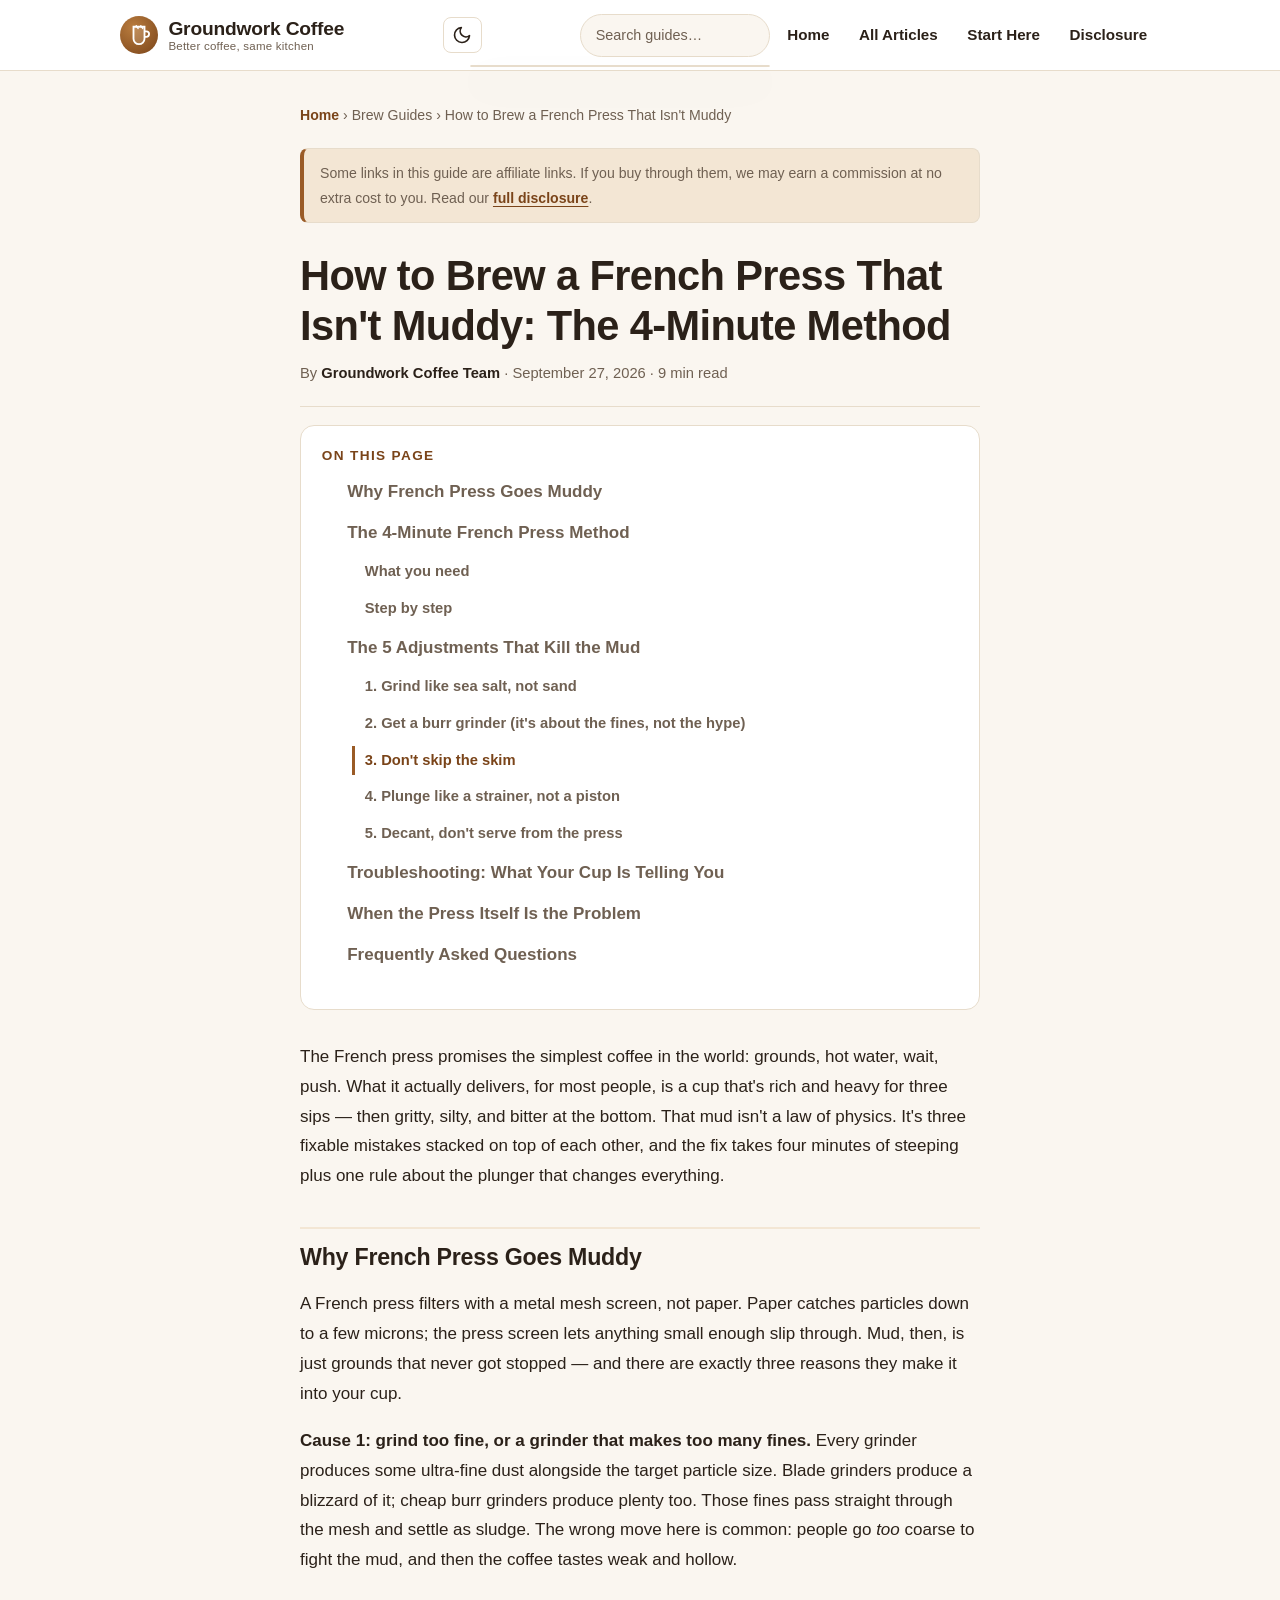
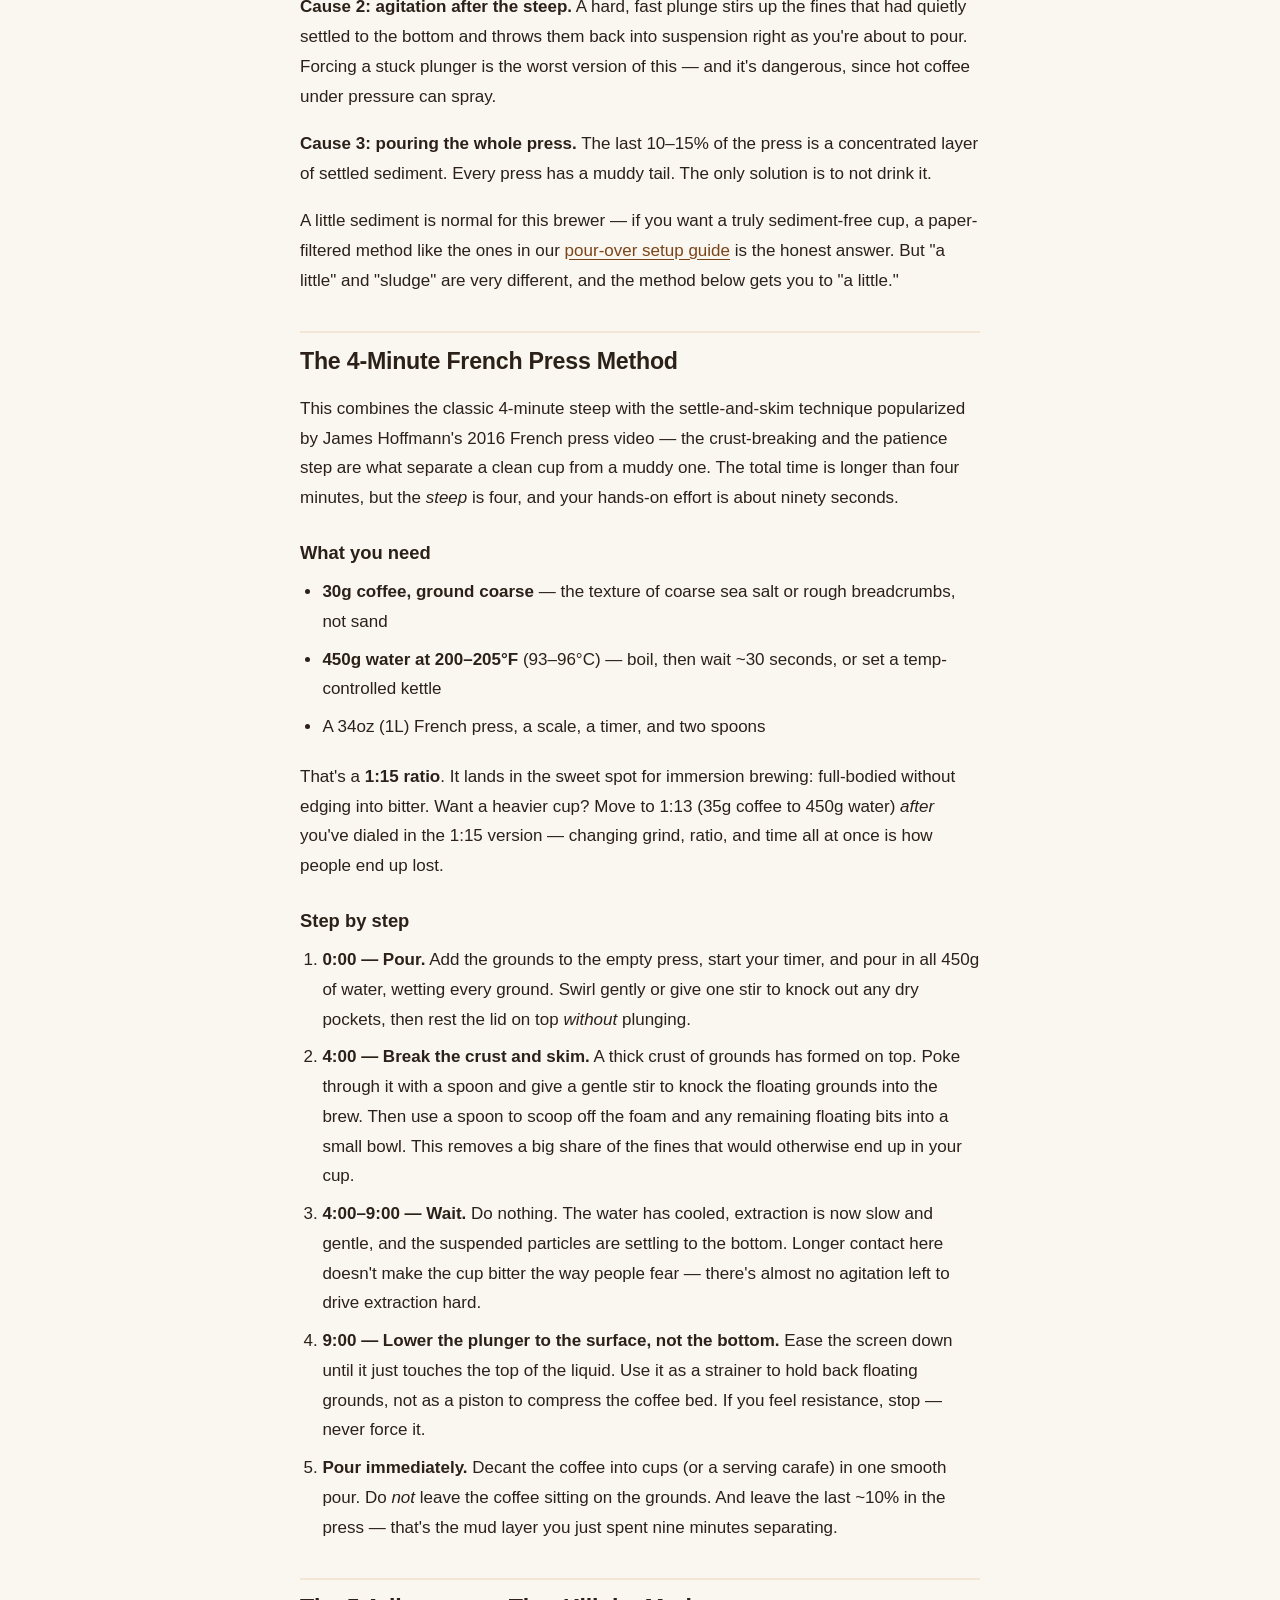
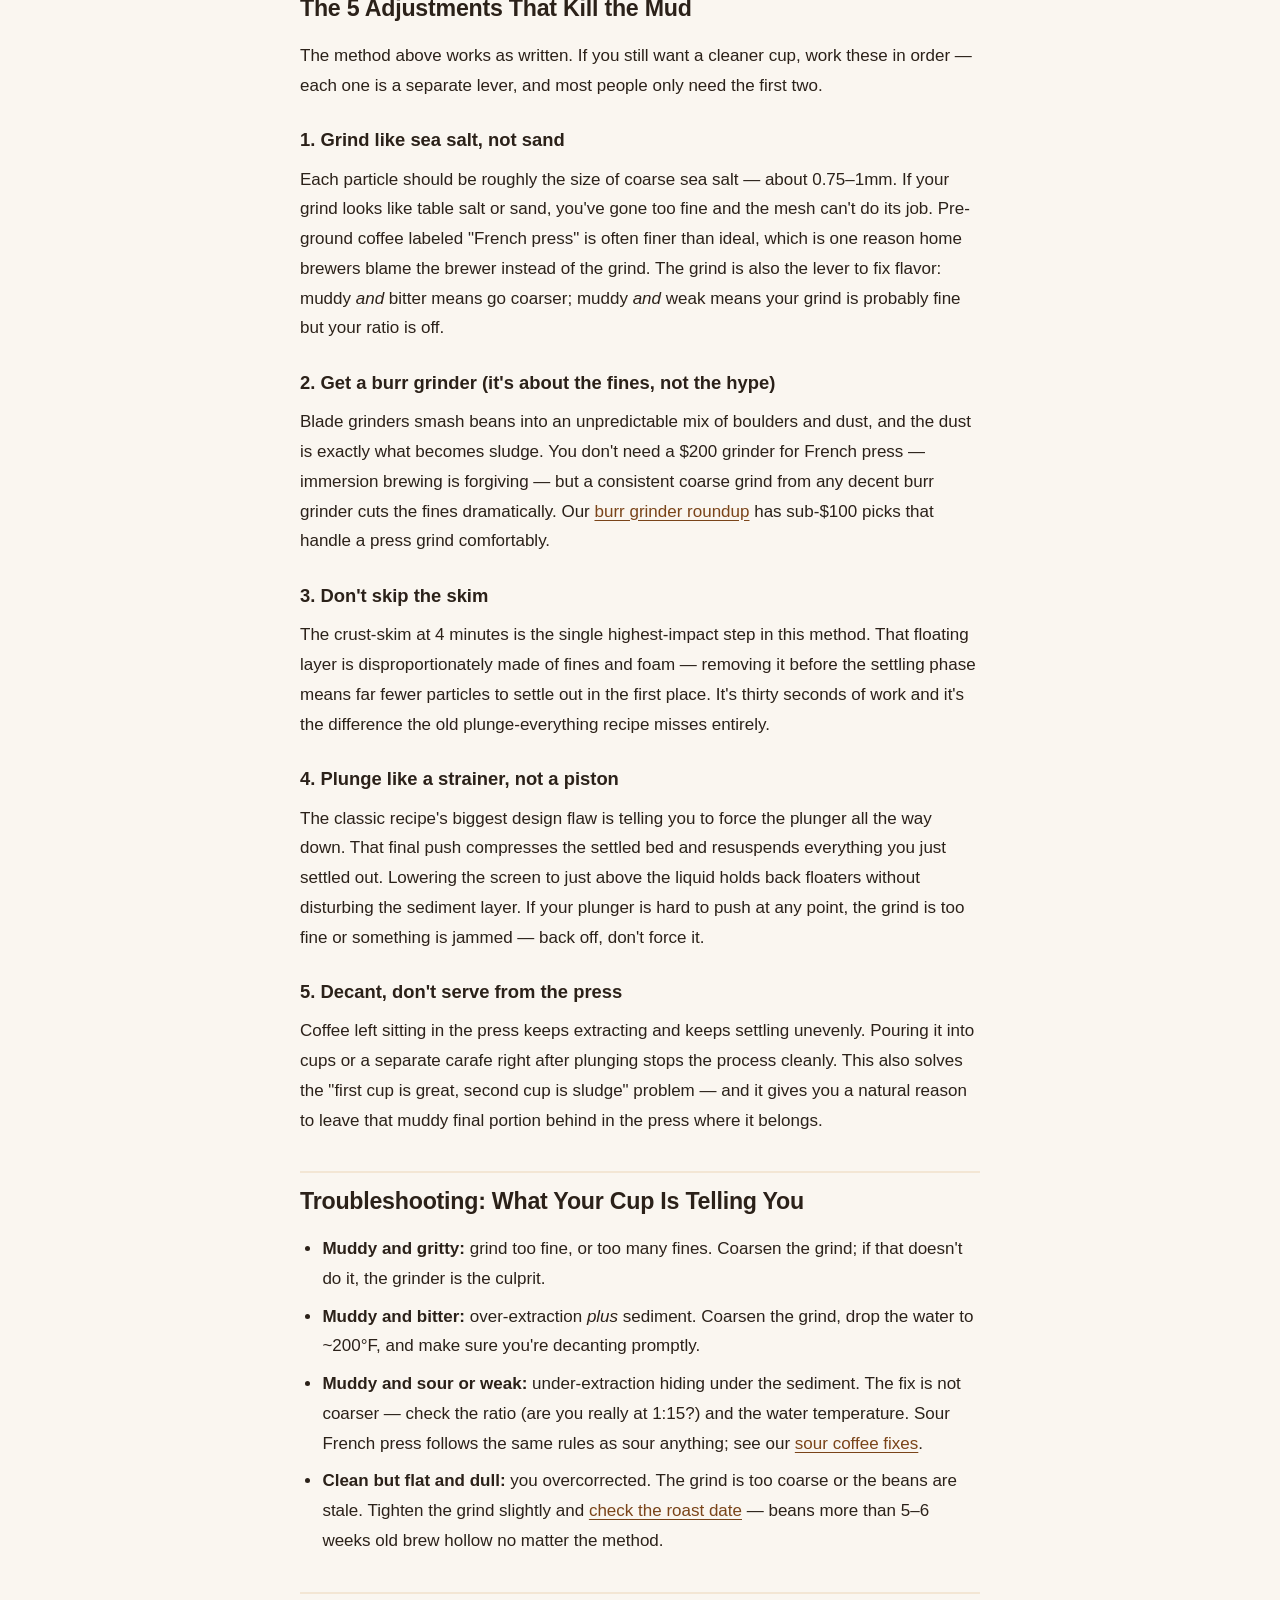
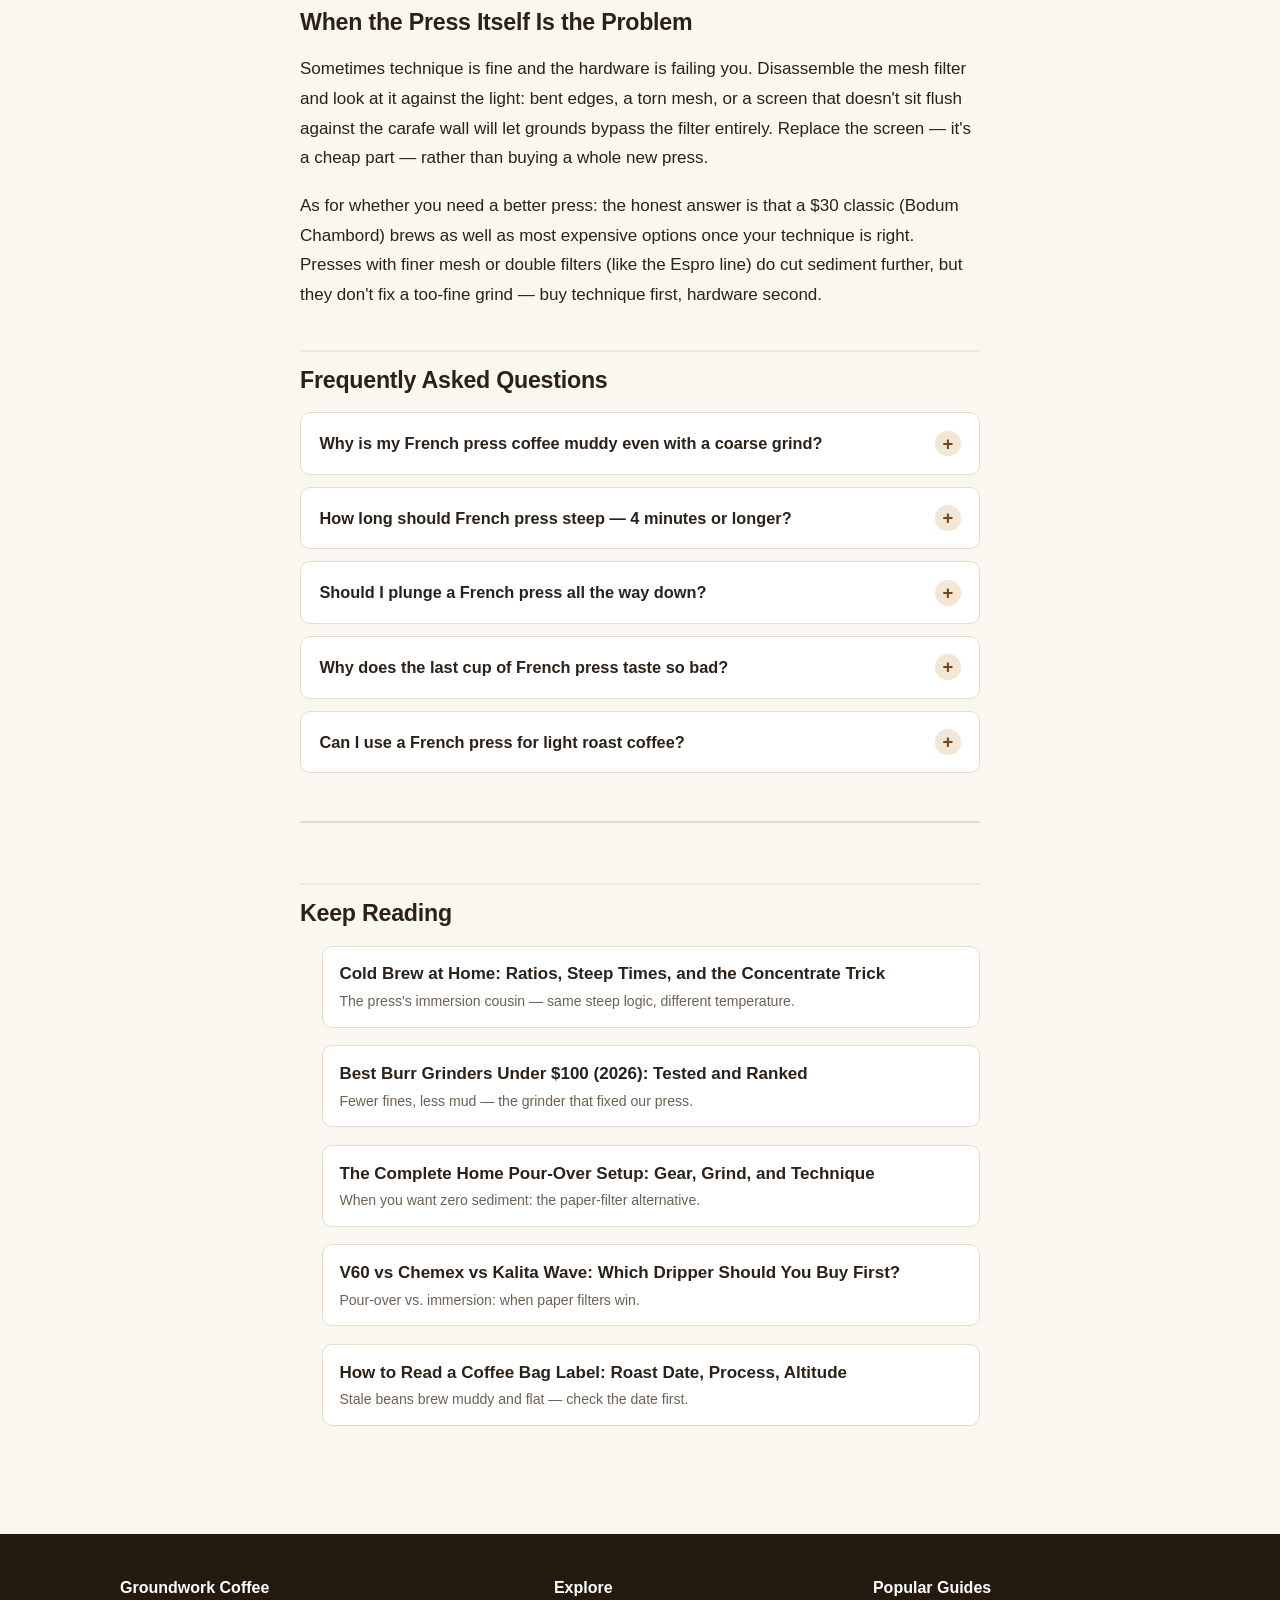
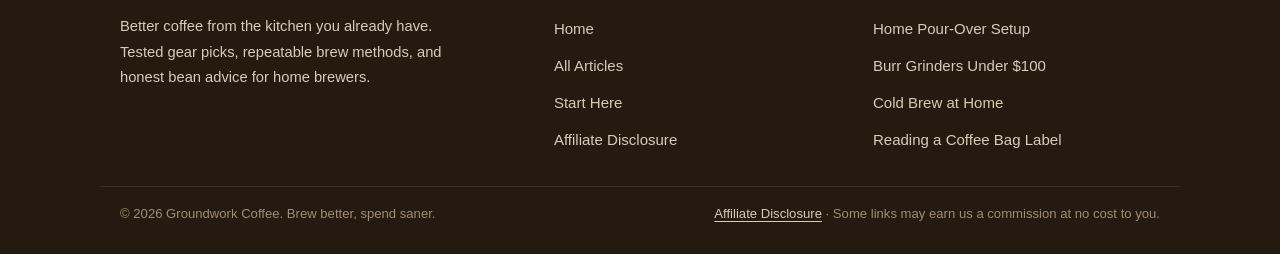
<file: articles/french-press-4-minute-method.html>
<!DOCTYPE html>
<html lang="en">
<head>
  <meta charset="UTF-8">
  <meta name="viewport" content="width=device-width, initial-scale=1.0">
  <title>French Press Without the Mud: The 4-Minute Method — Groundwork Coffee</title>
  <meta name="description" content="Stop the sludge: a 4-minute French press method with exact ratios (1:15), grind like sea salt, and the crust-skim trick for a cleaner, full-bodied cup.">
  <meta property="og:title" content="French Press Without the Mud: The 4-Minute Method">
  <meta property="og:description" content="Muddy French press, fixed. A 4-minute method with exact ratios, grind targets, and the crust-skim trick for a clean, full-bodied cup.">
  <meta property="og:type" content="article">
  <meta property="og:url" content="https://groundwork-coffee.pages.dev/articles/french-press-4-minute-method.html">
  <script>try{if(localStorage.getItem('gw-theme')==='dark'||(!localStorage.getItem('gw-theme')&&window.matchMedia('(prefers-color-scheme: dark)').matches)){document.documentElement.setAttribute('data-theme','dark');}}catch(e){}</script>
  <link rel="stylesheet" href="../styles.css">
  <link rel="icon" href="data:image/svg+xml,%3Csvg xmlns='http://www.w3.org/2000/svg' viewBox='0 0 24 24'%3E%3Ccircle cx='12' cy='12' r='12' fill='%239a5b26'/%3E%3Cg fill='none' stroke='%23fff' stroke-width='1.8' stroke-linecap='round'%3E%3Cpath d='M7 9h9v6a4.5 4.5 0 0 1-4.5 4.5h0A4.5 4.5 0 0 1 7 15V9z'/%3E%3Cpath d='M16 10.5h1.6a2.4 2.4 0 0 1 0 4.8H16'/%3E%3Cpath d='M10.5 3.5c0 1.4 1.8 1.4 1.8 2.8M13.8 3.5c0 1.4 1.8 1.4 1.8 2.8'/%3E%3C/g%3E%3C/svg%3E">
  <meta name="theme-color" content="#9a5b26">
  <!-- MEDIVAVINE/JOURNEY: paste ad network script here -->
</head>
<body>

<header class="site-header">
  <div class="header-inner">
    <a class="brand" href="../index.html" aria-label="Groundwork Coffee home">
      <span class="brand-mark" aria-hidden="true">
        <svg width="22" height="22" viewBox="0 0 24 24" fill="none" aria-hidden="true">
          <path d="M6 3h12v13a6 6 0 0 1-6 6h0a6 6 0 0 1-6-6V3z" stroke="#fff" stroke-width="2" fill="rgba(255,255,255,0.15)"/>
          <path d="M18 8h2a3 3 0 0 1 0 6h-2" stroke="#fff" stroke-width="2"/>
          <path d="M9 2c0 1.5 2 1.5 2 3M14 2c0 1.5 2 1.5 2 3" stroke="#fff" stroke-width="1.6" stroke-linecap="round"/>
        </svg>
      </span>
      <span class="brand-name">Groundwork Coffee<small>Better coffee, same kitchen</small></span>
    </a>
    <button class="theme-toggle" id="themeToggle" aria-label="Switch to dark mode" aria-pressed="false" title="Switch to dark mode">
      <svg class="icon-moon" viewBox="0 0 24 24" fill="none" stroke="currentColor" stroke-width="2" stroke-linecap="round" stroke-linejoin="round" aria-hidden="true"><path d="M21 12.8A9 9 0 1 1 11.2 3 7 7 0 0 0 21 12.8z"/></svg>
      <svg class="icon-sun" viewBox="0 0 24 24" fill="none" stroke="currentColor" stroke-width="2" stroke-linecap="round" aria-hidden="true"><circle cx="12" cy="12" r="4.5"/><path d="M12 2v2.5M12 19.5V22M2 12h2.5M19.5 12H22M4.9 4.9l1.8 1.8M17.3 17.3l1.8 1.8M19.1 4.9l-1.8 1.8M6.7 17.3l-1.8 1.8"/></svg>
    </button>
    <button class="nav-toggle" id="navToggle" aria-expanded="false" aria-controls="siteNav" aria-label="Toggle navigation">
      <svg viewBox="0 0 24 24" fill="none" stroke="currentColor" stroke-width="2" stroke-linecap="round" aria-hidden="true">
        <path d="M4 7h16M4 12h16M4 17h16"/>
      </svg>
    </button>
    <nav class="site-nav" id="siteNav" aria-label="Main navigation">
      <ul>
        <li class="nav-search">
          <div class="site-search">
            <input type="search" id="siteSearch" placeholder="Search guides&hellip;" aria-label="Search articles" aria-expanded="false" aria-controls="siteSearchResults" autocomplete="off" role="combobox">
            <ul class="site-search-results" id="siteSearchResults" role="listbox" hidden></ul>
          </div>
        </li>
        <li><a href="../index.html">Home</a></li>
        <li><a href="../index.html#articles">All Articles</a></li>
        <li><a href="../index.html#start-here">Start Here</a></li>
        <li><a href="../disclosure.html">Disclosure</a></li>
      </ul>
    </nav>
  </div>
</header>

<main>
  <div class="article-wrap">
    <nav class="breadcrumb" aria-label="Breadcrumb"><a href="../index.html">Home</a> › Brew Guides › How to Brew a French Press That Isn't Muddy</nav>

    <article class="post">
      <div class="disclosure-note">Some links in this guide are affiliate links. If you buy through them, we may earn a commission at no extra cost to you. Read our <a href="../disclosure.html">full disclosure</a>.</div>

      <h1>How to Brew a French Press That Isn't Muddy: The 4-Minute Method</h1>
      <p class="byline">By <strong>Groundwork Coffee Team</strong> · September 27, 2026 · 9 min read</p>

      <p>The French press promises the simplest coffee in the world: grounds, hot water, wait, push. What it actually delivers, for most people, is a cup that's rich and heavy for three sips — then gritty, silty, and bitter at the bottom. That mud isn't a law of physics. It's three fixable mistakes stacked on top of each other, and the fix takes four minutes of steeping plus one rule about the plunger that changes everything.</p>

      <h2>Why French Press Goes Muddy</h2>
      <p>A French press filters with a metal mesh screen, not paper. Paper catches particles down to a few microns; the press screen lets anything small enough slip through. Mud, then, is just grounds that never got stopped — and there are exactly three reasons they make it into your cup.</p>
      <p><strong>Cause 1: grind too fine, or a grinder that makes too many fines.</strong> Every grinder produces some ultra-fine dust alongside the target particle size. Blade grinders produce a blizzard of it; cheap burr grinders produce plenty too. Those fines pass straight through the mesh and settle as sludge. The wrong move here is common: people go <em>too</em> coarse to fight the mud, and then the coffee tastes weak and hollow.</p>
      <p><strong>Cause 2: agitation after the steep.</strong> A hard, fast plunge stirs up the fines that had quietly settled to the bottom and throws them back into suspension right as you're about to pour. Forcing a stuck plunger is the worst version of this — and it's dangerous, since hot coffee under pressure can spray.</p>
      <p><strong>Cause 3: pouring the whole press.</strong> The last 10–15% of the press is a concentrated layer of settled sediment. Every press has a muddy tail. The only solution is to not drink it.</p>
      <p>A little sediment is normal for this brewer — if you want a truly sediment-free cup, a paper-filtered method like the ones in our <a href="complete-home-pour-over-setup.html">pour-over setup guide</a> is the honest answer. But "a little" and "sludge" are very different, and the method below gets you to "a little."</p>

      <h2>The 4-Minute French Press Method</h2>
      <p>This combines the classic 4-minute steep with the settle-and-skim technique popularized by James Hoffmann's 2016 French press video — the crust-breaking and the patience step are what separate a clean cup from a muddy one. The total time is longer than four minutes, but the <em>steep</em> is four, and your hands-on effort is about ninety seconds.</p>

      <h3>What you need</h3>
      <ul>
        <li><strong>30g coffee, ground coarse</strong> — the texture of coarse sea salt or rough breadcrumbs, not sand</li>
        <li><strong>450g water at 200–205°F</strong> (93–96°C) — boil, then wait ~30 seconds, or set a temp-controlled kettle</li>
        <li>A 34oz (1L) French press, a scale, a timer, and two spoons</li>
      </ul>
      <p>That's a <strong>1:15 ratio</strong>. It lands in the sweet spot for immersion brewing: full-bodied without edging into bitter. Want a heavier cup? Move to 1:13 (35g coffee to 450g water) <em>after</em> you've dialed in the 1:15 version — changing grind, ratio, and time all at once is how people end up lost.</p>

      <h3>Step by step</h3>
      <ol>
        <li><strong>0:00 — Pour.</strong> Add the grounds to the empty press, start your timer, and pour in all 450g of water, wetting every ground. Swirl gently or give one stir to knock out any dry pockets, then rest the lid on top <em>without</em> plunging.</li>
        <li><strong>4:00 — Break the crust and skim.</strong> A thick crust of grounds has formed on top. Poke through it with a spoon and give a gentle stir to knock the floating grounds into the brew. Then use a spoon to scoop off the foam and any remaining floating bits into a small bowl. This removes a big share of the fines that would otherwise end up in your cup.</li>
        <li><strong>4:00–9:00 — Wait.</strong> Do nothing. The water has cooled, extraction is now slow and gentle, and the suspended particles are settling to the bottom. Longer contact here doesn't make the cup bitter the way people fear — there's almost no agitation left to drive extraction hard.</li>
        <li><strong>9:00 — Lower the plunger to the surface, not the bottom.</strong> Ease the screen down until it just touches the top of the liquid. Use it as a strainer to hold back floating grounds, not as a piston to compress the coffee bed. If you feel resistance, stop — never force it.</li>
        <li><strong>Pour immediately.</strong> Decant the coffee into cups (or a serving carafe) in one smooth pour. Do <em>not</em> leave the coffee sitting on the grounds. And leave the last ~10% in the press — that's the mud layer you just spent nine minutes separating.</li>
      </ol>
      <!-- AFFILIATE: French press picks (Bodum Chambord, Espro P3/P5) — Amazon Associates -->

      <h2>The 5 Adjustments That Kill the Mud</h2>
      <p>The method above works as written. If you still want a cleaner cup, work these in order — each one is a separate lever, and most people only need the first two.</p>

      <h3>1. Grind like sea salt, not sand</h3>
      <p>Each particle should be roughly the size of coarse sea salt — about 0.75–1mm. If your grind looks like table salt or sand, you've gone too fine and the mesh can't do its job. Pre-ground coffee labeled "French press" is often finer than ideal, which is one reason home brewers blame the brewer instead of the grind. The grind is also the lever to fix flavor: muddy <em>and</em> bitter means go coarser; muddy <em>and</em> weak means your grind is probably fine but your ratio is off.</p>

      <h3>2. Get a burr grinder (it's about the fines, not the hype)</h3>
      <p>Blade grinders smash beans into an unpredictable mix of boulders and dust, and the dust is exactly what becomes sludge. You don't need a $200 grinder for French press — immersion brewing is forgiving — but a consistent coarse grind from any decent burr grinder cuts the fines dramatically. Our <a href="best-burr-grinders-under-100.html">burr grinder roundup</a> has sub-$100 picks that handle a press grind comfortably.</p>

      <h3>3. Don't skip the skim</h3>
      <p>The crust-skim at 4 minutes is the single highest-impact step in this method. That floating layer is disproportionately made of fines and foam — removing it before the settling phase means far fewer particles to settle out in the first place. It's thirty seconds of work and it's the difference the old plunge-everything recipe misses entirely.</p>

      <h3>4. Plunge like a strainer, not a piston</h3>
      <p>The classic recipe's biggest design flaw is telling you to force the plunger all the way down. That final push compresses the settled bed and resuspends everything you just settled out. Lowering the screen to just above the liquid holds back floaters without disturbing the sediment layer. If your plunger is hard to push at any point, the grind is too fine or something is jammed — back off, don't force it.</p>

      <h3>5. Decant, don't serve from the press</h3>
      <p>Coffee left sitting in the press keeps extracting and keeps settling unevenly. Pouring it into cups or a separate carafe right after plunging stops the process cleanly. This also solves the "first cup is great, second cup is sludge" problem — and it gives you a natural reason to leave that muddy final portion behind in the press where it belongs.</p>

      <h2>Troubleshooting: What Your Cup Is Telling You</h2>
      <ul>
        <li><strong>Muddy and gritty:</strong> grind too fine, or too many fines. Coarsen the grind; if that doesn't do it, the grinder is the culprit.</li>
        <li><strong>Muddy and bitter:</strong> over-extraction <em>plus</em> sediment. Coarsen the grind, drop the water to ~200°F, and make sure you're decanting promptly.</li>
        <li><strong>Muddy and sour or weak:</strong> under-extraction hiding under the sediment. The fix is not coarser — check the ratio (are you really at 1:15?) and the water temperature. Sour French press follows the same rules as sour anything; see our <a href="why-your-coffee-tastes-sour.html">sour coffee fixes</a>.</li>
        <li><strong>Clean but flat and dull:</strong> you overcorrected. The grind is too coarse or the beans are stale. Tighten the grind slightly and <a href="how-to-read-a-coffee-bag-label.html">check the roast date</a> — beans more than 5–6 weeks old brew hollow no matter the method.</li>
      </ul>

      <h2>When the Press Itself Is the Problem</h2>
      <p>Sometimes technique is fine and the hardware is failing you. Disassemble the mesh filter and look at it against the light: bent edges, a torn mesh, or a screen that doesn't sit flush against the carafe wall will let grounds bypass the filter entirely. Replace the screen — it's a cheap part — rather than buying a whole new press.</p>
      <p>As for whether you need a better press: the honest answer is that a $30 classic (Bodum Chambord) brews as well as most expensive options once your technique is right. Presses with finer mesh or double filters (like the Espro line) do cut sediment further, but they don't fix a too-fine grind — buy technique first, hardware second.</p>

      <section class="faq">
        <h2>Frequently Asked Questions</h2>
        <h3>Why is my French press coffee muddy even with a coarse grind?</h3>
        <p>Probably fines from an inconsistent grinder, or an aggressive plunge resuspending what had settled. Try the skim-and-settle method with a burr grinder — that combination fixes most cases where "coarse" alone didn't.</p>
        <h3>How long should French press steep — 4 minutes or longer?</h3>
        <p>Four minutes of active steeping is the dependable standard. The extra 5-minute settle in this method is for particle settling, not extraction — the cooled water extracts so gently during that window that bitterness isn't a real risk.</p>
        <h3>Should I plunge a French press all the way down?</h3>
        <p>No. Lower the screen only until it meets the surface of the coffee. Plunging to the bottom stirs up settled fines and risks forcing a stuck plunger — which can spray hot coffee.</p>
        <h3>Why does the last cup of French press taste so bad?</h3>
        <p>The last 10–15% of the press is where all the settled sediment concentrates. Leave it in the press. Decanting the coffee into cups right after plunging also keeps the later pours cleaner.</p>
        <h3>Can I use a French press for light roast coffee?</h3>
        <p>Yes — use water at the hotter end (205°F) and don't be afraid of the full method. Light roasts actually benefit from the press's forgiving immersion style, and the cleaner cup from the skim-and-settle steps lets their brighter flavors show through.</p>
      </section>

      <nav class="keep-reading" aria-label="Keep reading">
        <h2>Keep Reading</h2>
        <ul>
          <li><a href="cold-brew-at-home.html">Cold Brew at Home: Ratios, Steep Times, and the Concentrate Trick<span>The press's immersion cousin — same steep logic, different temperature.</span></a></li>
          <li><a href="best-burr-grinders-under-100.html">Best Burr Grinders Under $100 (2026): Tested and Ranked<span>Fewer fines, less mud — the grinder that fixed our press.</span></a></li>
          <li><a href="complete-home-pour-over-setup.html">The Complete Home Pour-Over Setup: Gear, Grind, and Technique<span>When you want zero sediment: the paper-filter alternative.</span></a></li>
          <li><a href="v60-vs-chemex-vs-kalita-wave.html">V60 vs Chemex vs Kalita Wave: Which Dripper Should You Buy First?<span>Pour-over vs. immersion: when paper filters win.</span></a></li>
          <li><a href="how-to-read-a-coffee-bag-label.html">How to Read a Coffee Bag Label: Roast Date, Process, Altitude<span>Stale beans brew muddy and flat — check the date first.</span></a></li>
        </ul>
      </nav>
    </article>
  </div>
</main>

<footer class="site-footer">
  <div class="footer-inner">
    <div class="footer-brand">
      <h3>Groundwork Coffee</h3>
      <p>Better coffee from the kitchen you already have. Tested gear picks, repeatable brew methods, and honest bean advice for home brewers.</p>
    </div>
    <div>
      <h4>Explore</h4>
      <ul class="footer-nav">
        <li><a href="../index.html">Home</a></li>
        <li><a href="../index.html#articles">All Articles</a></li>
        <li><a href="../index.html#start-here">Start Here</a></li>
        <li><a href="../disclosure.html">Affiliate Disclosure</a></li>
      </ul>
    </div>
    <div>
      <h4>Popular Guides</h4>
      <ul class="footer-nav">
        <li><a href="complete-home-pour-over-setup.html">Home Pour-Over Setup</a></li>
        <li><a href="best-burr-grinders-under-100.html">Burr Grinders Under $100</a></li>
        <li><a href="cold-brew-at-home.html">Cold Brew at Home</a></li>
        <li><a href="how-to-read-a-coffee-bag-label.html">Reading a Coffee Bag Label</a></li>
      </ul>
    </div>
  </div>
  <div class="footer-bottom">
    <span>© 2026 Groundwork Coffee. Brew better, spend saner.</span>
    <span><a href="../disclosure.html">Affiliate Disclosure</a> · Some links may earn us a commission at no cost to you.</span>
  </div>
</footer>

<script src="../assets/site.js"></script>

</body>
</html>
</file>
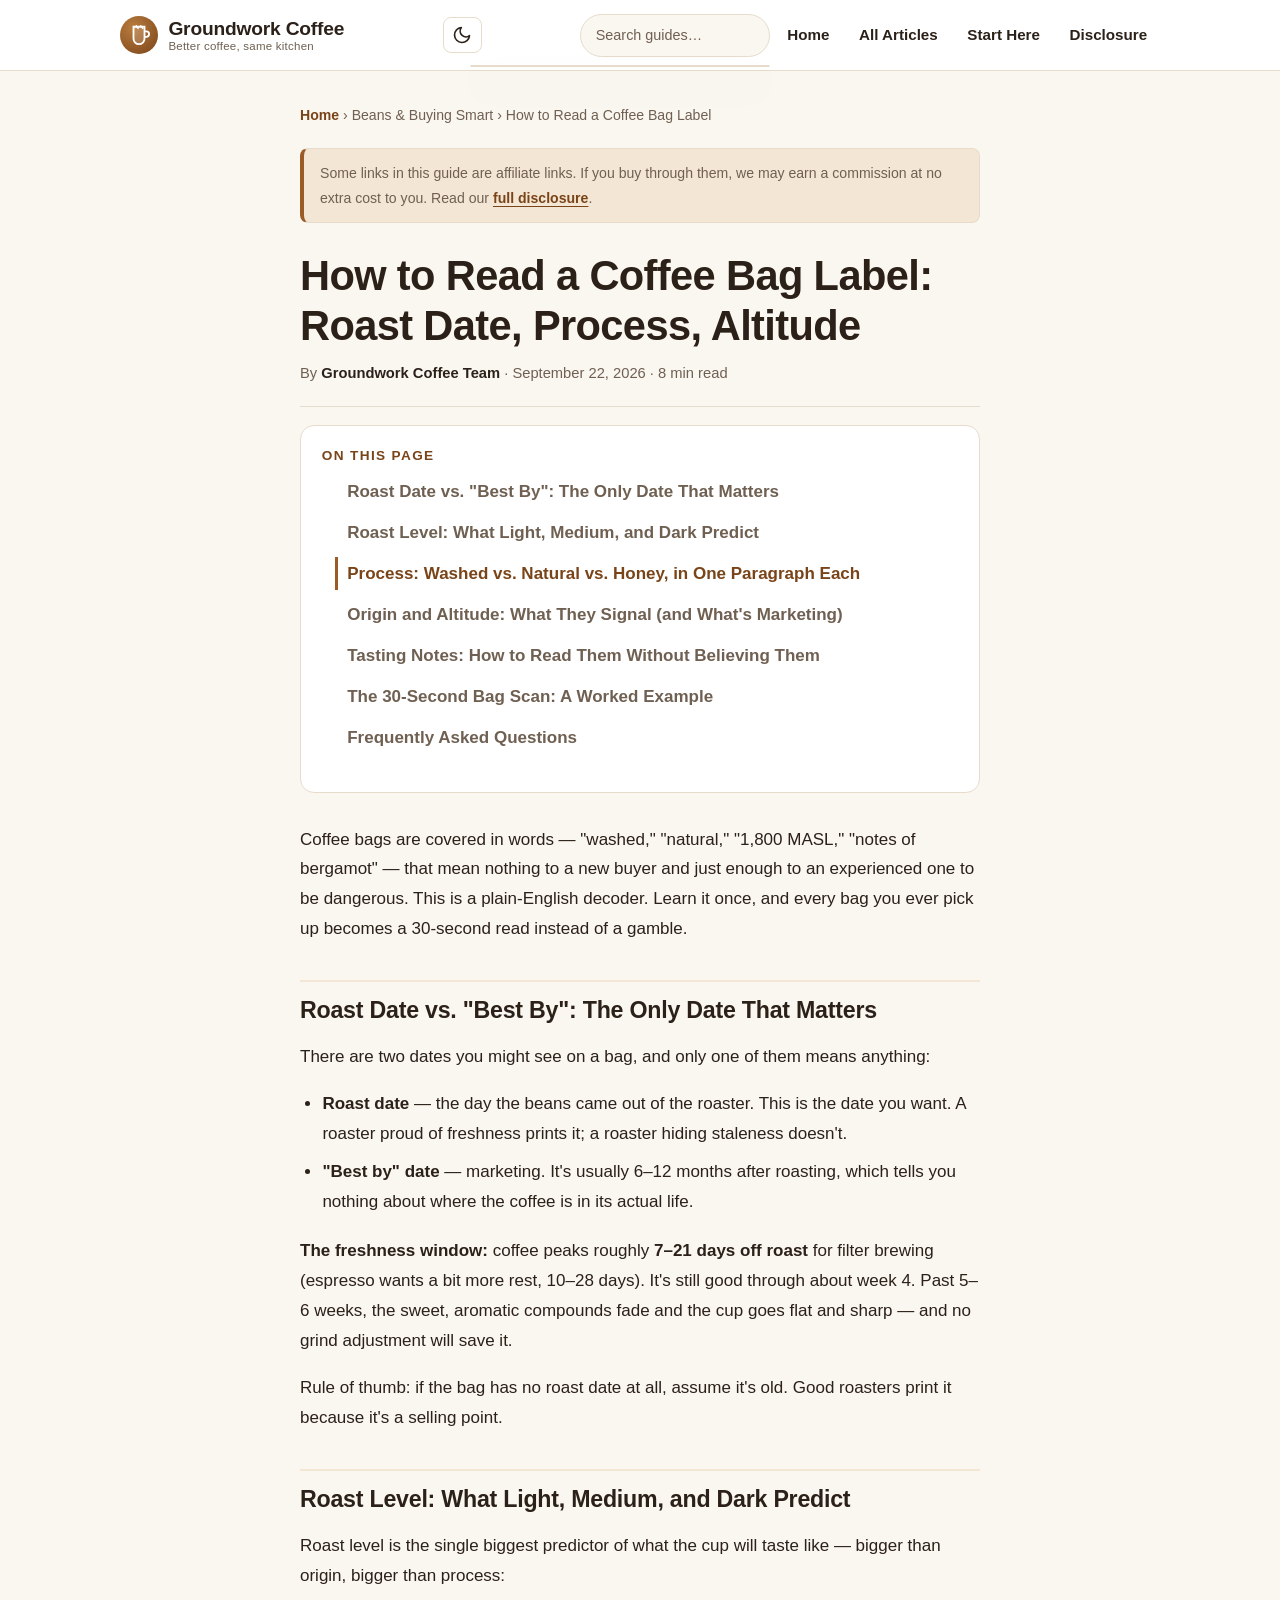
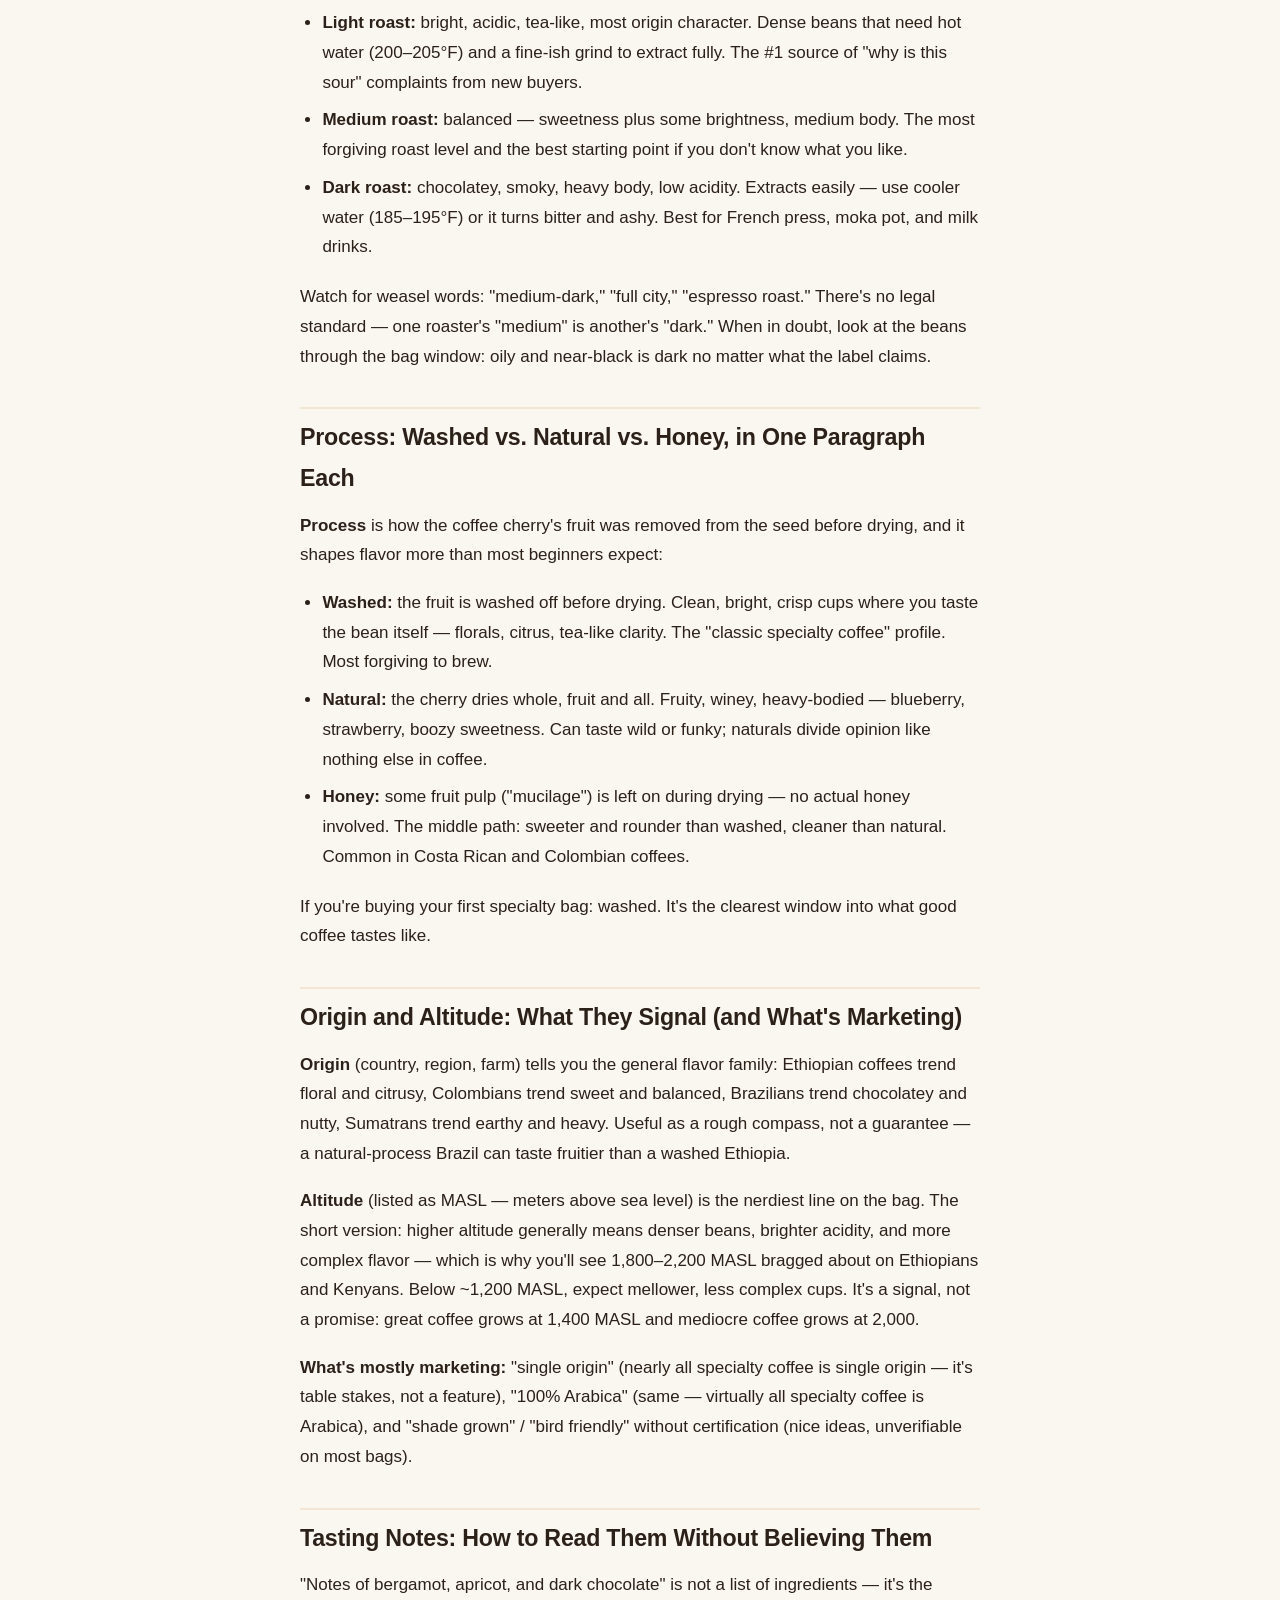
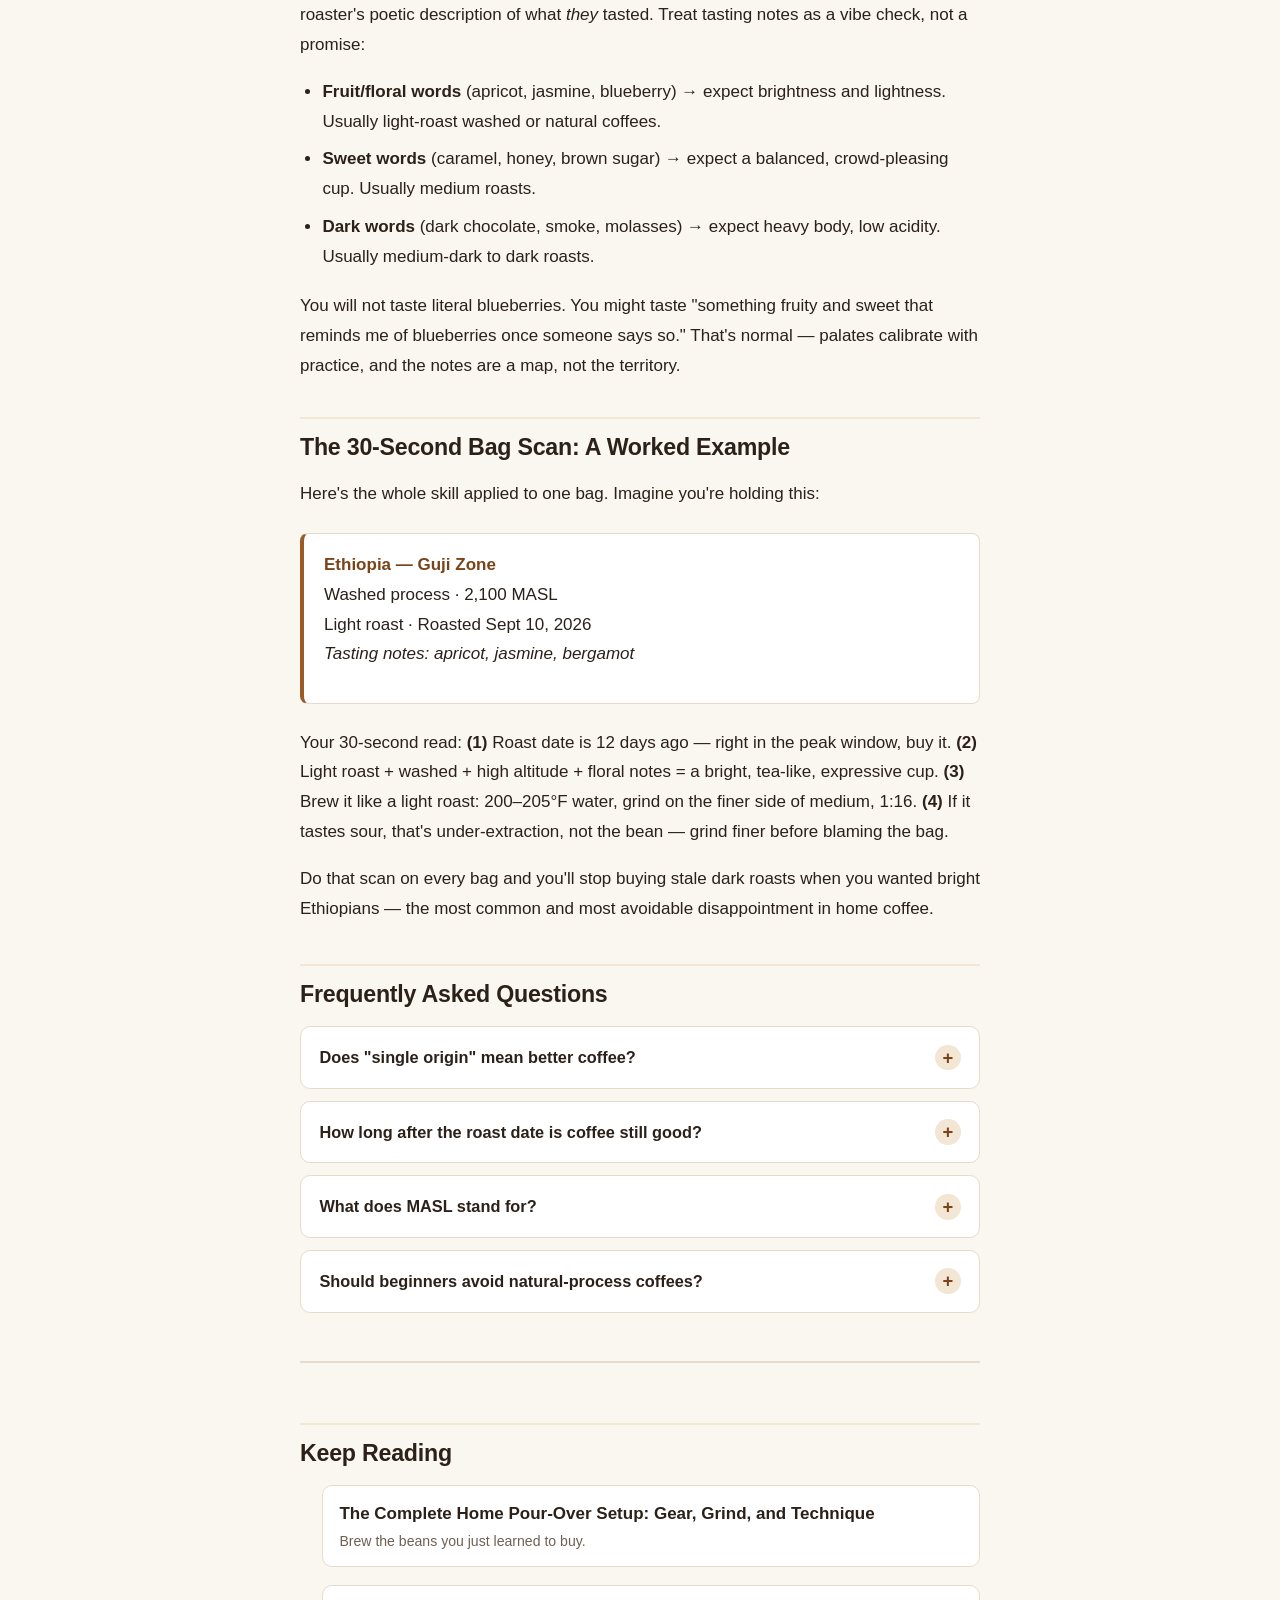
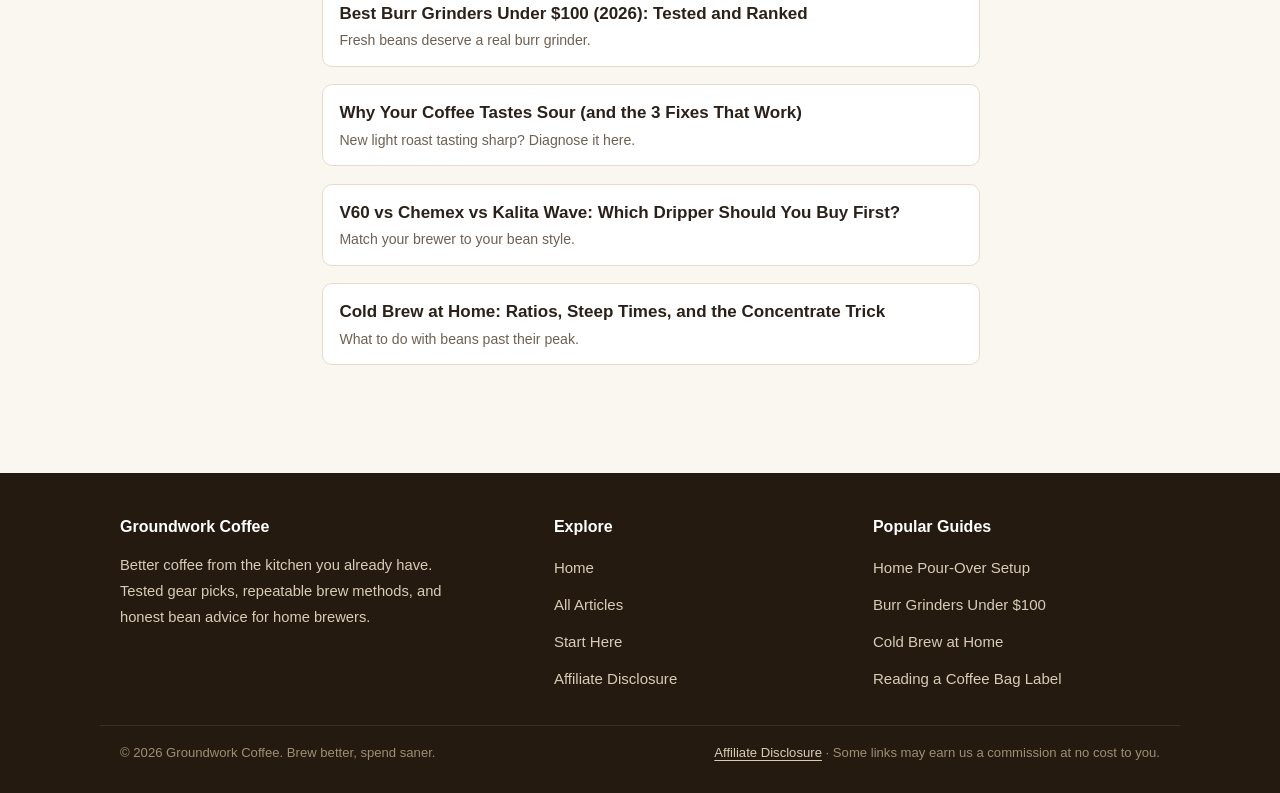
<file: articles/how-to-read-a-coffee-bag-label.html>
<!DOCTYPE html>
<html lang="en">
<head>
  <meta charset="UTF-8">
  <meta name="viewport" content="width=device-width, initial-scale=1.0">
  <title>How to Read a Coffee Bag Label: Roast Date, Process, Altitude — Groundwork Coffee</title>
  <meta name="description" content="A plain-English decoder for coffee bag labels: roast dates, roast levels, washed vs natural vs honey process, altitude, and tasting notes — plus a 30-second bag scan.">
  <meta property="og:title" content="How to Read a Coffee Bag Label: Roast Date, Process, Altitude">
  <meta property="og:description" content="Turn coffee bag label reading into a 30-second buying skill. Plain-English decoder, no jargon.">
  <meta property="og:type" content="article">
  <meta property="og:url" content="https://groundwork-coffee.pages.dev/articles/how-to-read-a-coffee-bag-label.html">
  <script>try{if(localStorage.getItem('gw-theme')==='dark'||(!localStorage.getItem('gw-theme')&&window.matchMedia('(prefers-color-scheme: dark)').matches)){document.documentElement.setAttribute('data-theme','dark');}}catch(e){}</script>
  <link rel="stylesheet" href="../styles.css">
  <link rel="icon" href="data:image/svg+xml,%3Csvg xmlns='http://www.w3.org/2000/svg' viewBox='0 0 24 24'%3E%3Ccircle cx='12' cy='12' r='12' fill='%239a5b26'/%3E%3Cg fill='none' stroke='%23fff' stroke-width='1.8' stroke-linecap='round'%3E%3Cpath d='M7 9h9v6a4.5 4.5 0 0 1-4.5 4.5h0A4.5 4.5 0 0 1 7 15V9z'/%3E%3Cpath d='M16 10.5h1.6a2.4 2.4 0 0 1 0 4.8H16'/%3E%3Cpath d='M10.5 3.5c0 1.4 1.8 1.4 1.8 2.8M13.8 3.5c0 1.4 1.8 1.4 1.8 2.8'/%3E%3C/g%3E%3C/svg%3E">
  <meta name="theme-color" content="#9a5b26">
  <!-- MEDIVAVINE/JOURNEY: paste ad network script here -->
</head>
<body>

<header class="site-header">
  <div class="header-inner">
    <a class="brand" href="../index.html" aria-label="Groundwork Coffee home">
      <span class="brand-mark" aria-hidden="true">
        <svg width="22" height="22" viewBox="0 0 24 24" fill="none" aria-hidden="true">
          <path d="M6 3h12v13a6 6 0 0 1-6 6h0a6 6 0 0 1-6-6V3z" stroke="#fff" stroke-width="2" fill="rgba(255,255,255,0.15)"/>
          <path d="M18 8h2a3 3 0 0 1 0 6h-2" stroke="#fff" stroke-width="2"/>
          <path d="M9 2c0 1.5 2 1.5 2 3M14 2c0 1.5 2 1.5 2 3" stroke="#fff" stroke-width="1.6" stroke-linecap="round"/>
        </svg>
      </span>
      <span class="brand-name">Groundwork Coffee<small>Better coffee, same kitchen</small></span>
    </a>
    <button class="theme-toggle" id="themeToggle" aria-label="Switch to dark mode" aria-pressed="false" title="Switch to dark mode">
      <svg class="icon-moon" viewBox="0 0 24 24" fill="none" stroke="currentColor" stroke-width="2" stroke-linecap="round" stroke-linejoin="round" aria-hidden="true"><path d="M21 12.8A9 9 0 1 1 11.2 3 7 7 0 0 0 21 12.8z"/></svg>
      <svg class="icon-sun" viewBox="0 0 24 24" fill="none" stroke="currentColor" stroke-width="2" stroke-linecap="round" aria-hidden="true"><circle cx="12" cy="12" r="4.5"/><path d="M12 2v2.5M12 19.5V22M2 12h2.5M19.5 12H22M4.9 4.9l1.8 1.8M17.3 17.3l1.8 1.8M19.1 4.9l-1.8 1.8M6.7 17.3l-1.8 1.8"/></svg>
    </button>
    <button class="nav-toggle" id="navToggle" aria-expanded="false" aria-controls="siteNav" aria-label="Toggle navigation">
      <svg viewBox="0 0 24 24" fill="none" stroke="currentColor" stroke-width="2" stroke-linecap="round" aria-hidden="true">
        <path d="M4 7h16M4 12h16M4 17h16"/>
      </svg>
    </button>
    <nav class="site-nav" id="siteNav" aria-label="Main navigation">
      <ul>
        <li class="nav-search">
          <div class="site-search">
            <input type="search" id="siteSearch" placeholder="Search guides&hellip;" aria-label="Search articles" aria-expanded="false" aria-controls="siteSearchResults" autocomplete="off" role="combobox">
            <ul class="site-search-results" id="siteSearchResults" role="listbox" hidden></ul>
          </div>
        </li>
        <li><a href="../index.html">Home</a></li>
        <li><a href="../index.html#articles">All Articles</a></li>
        <li><a href="../index.html#start-here">Start Here</a></li>
        <li><a href="../disclosure.html">Disclosure</a></li>
      </ul>
    </nav>
  </div>
</header>

<main>
  <div class="article-wrap">
    <nav class="breadcrumb" aria-label="Breadcrumb"><a href="../index.html">Home</a> › Beans &amp; Buying Smart › How to Read a Coffee Bag Label</nav>

    <article class="post">
      <div class="disclosure-note">Some links in this guide are affiliate links. If you buy through them, we may earn a commission at no extra cost to you. Read our <a href="../disclosure.html">full disclosure</a>.</div>

      <h1>How to Read a Coffee Bag Label: Roast Date, Process, Altitude</h1>
      <p class="byline">By <strong>Groundwork Coffee Team</strong> · September 22, 2026 · 8 min read</p>

      <p>Coffee bags are covered in words — "washed," "natural," "1,800 MASL," "notes of bergamot" — that mean nothing to a new buyer and just enough to an experienced one to be dangerous. This is a plain-English decoder. Learn it once, and every bag you ever pick up becomes a 30-second read instead of a gamble.</p>

      <h2>Roast Date vs. "Best By": The Only Date That Matters</h2>
      <p>There are two dates you might see on a bag, and only one of them means anything:</p>
      <ul>
        <li><strong>Roast date</strong> — the day the beans came out of the roaster. This is the date you want. A roaster proud of freshness prints it; a roaster hiding staleness doesn't.</li>
        <li><strong>"Best by" date</strong> — marketing. It's usually 6–12 months after roasting, which tells you nothing about where the coffee is in its actual life.</li>
      </ul>
      <p><strong>The freshness window:</strong> coffee peaks roughly <strong>7–21 days off roast</strong> for filter brewing (espresso wants a bit more rest, 10–28 days). It's still good through about week 4. Past 5–6 weeks, the sweet, aromatic compounds fade and the cup goes flat and sharp — and no grind adjustment will save it.</p>
      <p>Rule of thumb: if the bag has no roast date at all, assume it's old. Good roasters print it because it's a selling point.</p>

      <h2>Roast Level: What Light, Medium, and Dark Predict</h2>
      <p>Roast level is the single biggest predictor of what the cup will taste like — bigger than origin, bigger than process:</p>
      <ul>
        <li><strong>Light roast:</strong> bright, acidic, tea-like, most origin character. Dense beans that need hot water (200–205°F) and a fine-ish grind to extract fully. The #1 source of "why is this sour" complaints from new buyers.</li>
        <li><strong>Medium roast:</strong> balanced — sweetness plus some brightness, medium body. The most forgiving roast level and the best starting point if you don't know what you like.</li>
        <li><strong>Dark roast:</strong> chocolatey, smoky, heavy body, low acidity. Extracts easily — use cooler water (185–195°F) or it turns bitter and ashy. Best for French press, moka pot, and milk drinks.</li>
      </ul>
      <p>Watch for weasel words: "medium-dark," "full city," "espresso roast." There's no legal standard — one roaster's "medium" is another's "dark." When in doubt, look at the beans through the bag window: oily and near-black is dark no matter what the label claims.</p>

      <h2>Process: Washed vs. Natural vs. Honey, in One Paragraph Each</h2>
      <p><strong>Process</strong> is how the coffee cherry's fruit was removed from the seed before drying, and it shapes flavor more than most beginners expect:</p>
      <ul>
        <li><strong>Washed:</strong> the fruit is washed off before drying. Clean, bright, crisp cups where you taste the bean itself — florals, citrus, tea-like clarity. The "classic specialty coffee" profile. Most forgiving to brew.</li>
        <li><strong>Natural:</strong> the cherry dries whole, fruit and all. Fruity, winey, heavy-bodied — blueberry, strawberry, boozy sweetness. Can taste wild or funky; naturals divide opinion like nothing else in coffee.</li>
        <li><strong>Honey:</strong> some fruit pulp ("mucilage") is left on during drying — no actual honey involved. The middle path: sweeter and rounder than washed, cleaner than natural. Common in Costa Rican and Colombian coffees.</li>
      </ul>
      <p>If you're buying your first specialty bag: washed. It's the clearest window into what good coffee tastes like.</p>

      <h2>Origin and Altitude: What They Signal (and What's Marketing)</h2>
      <p><strong>Origin</strong> (country, region, farm) tells you the general flavor family: Ethiopian coffees trend floral and citrusy, Colombians trend sweet and balanced, Brazilians trend chocolatey and nutty, Sumatrans trend earthy and heavy. Useful as a rough compass, not a guarantee — a natural-process Brazil can taste fruitier than a washed Ethiopia.</p>
      <p><strong>Altitude</strong> (listed as MASL — meters above sea level) is the nerdiest line on the bag. The short version: higher altitude generally means denser beans, brighter acidity, and more complex flavor — which is why you'll see 1,800–2,200 MASL bragged about on Ethiopians and Kenyans. Below ~1,200 MASL, expect mellower, less complex cups. It's a signal, not a promise: great coffee grows at 1,400 MASL and mediocre coffee grows at 2,000.</p>
      <p><strong>What's mostly marketing:</strong> "single origin" (nearly all specialty coffee is single origin — it's table stakes, not a feature), "100% Arabica" (same — virtually all specialty coffee is Arabica), and "shade grown" / "bird friendly" without certification (nice ideas, unverifiable on most bags).</p>
      <!-- AFFILIATE: roaster affiliate programs (ShareASale / Impact.com) — "bags that label well" examples: 2-3 roasters with transparent labeling -->

      <h2>Tasting Notes: How to Read Them Without Believing Them</h2>
      <p>"Notes of bergamot, apricot, and dark chocolate" is not a list of ingredients — it's the roaster's poetic description of what <em>they</em> tasted. Treat tasting notes as a vibe check, not a promise:</p>
      <ul>
        <li><strong>Fruit/floral words</strong> (apricot, jasmine, blueberry) → expect brightness and lightness. Usually light-roast washed or natural coffees.</li>
        <li><strong>Sweet words</strong> (caramel, honey, brown sugar) → expect a balanced, crowd-pleasing cup. Usually medium roasts.</li>
        <li><strong>Dark words</strong> (dark chocolate, smoke, molasses) → expect heavy body, low acidity. Usually medium-dark to dark roasts.</li>
      </ul>
      <p>You will not taste literal blueberries. You might taste "something fruity and sweet that reminds me of blueberries once someone says so." That's normal — palates calibrate with practice, and the notes are a map, not the territory.</p>

      <h2>The 30-Second Bag Scan: A Worked Example</h2>
      <p>Here's the whole skill applied to one bag. Imagine you're holding this:</p>
      <div class="callout">
        <p><strong>Ethiopia — Guji Zone</strong><br>
        Washed process · 2,100 MASL<br>
        Light roast · Roasted Sept 10, 2026<br>
        <em>Tasting notes: apricot, jasmine, bergamot</em></p>
      </div>
      <p>Your 30-second read: <strong>(1)</strong> Roast date is 12 days ago — right in the peak window, buy it. <strong>(2)</strong> Light roast + washed + high altitude + floral notes = a bright, tea-like, expressive cup. <strong>(3)</strong> Brew it like a light roast: 200–205°F water, grind on the finer side of medium, 1:16. <strong>(4)</strong> If it tastes sour, that's under-extraction, not the bean — grind finer before blaming the bag.</p>
      <p>Do that scan on every bag and you'll stop buying stale dark roasts when you wanted bright Ethiopians — the most common and most avoidable disappointment in home coffee.</p>

      <section class="faq">
        <h2>Frequently Asked Questions</h2>
        <h3>Does "single origin" mean better coffee?</h3>
        <p>Not necessarily — it just means the beans come from one place rather than a blend. Blends are often designed for consistency and espresso; single origins showcase a specific farm or region. Quality depends on the coffee, not the category.</p>
        <h3>How long after the roast date is coffee still good?</h3>
        <p>Peak flavor is roughly days 7–21 off roast for filter coffee. It's still enjoyable through week 4, noticeably faded by week 6, and stale beyond that. Whole beans last longer than pre-ground at every stage.</p>
        <h3>What does MASL stand for?</h3>
        <p>Meters Above Sea Level — the altitude the coffee was grown at. Higher altitude generally correlates with denser beans and brighter, more complex cups, though it's one signal among many.</p>
        <h3>Should beginners avoid natural-process coffees?</h3>
        <p>Not avoid — just know what you're getting into. Naturals can taste funky or winey, which surprises people expecting "normal coffee." Try a washed coffee first to calibrate your palate, then explore naturals when you're curious.</p>
      </section>

      <nav class="keep-reading" aria-label="Keep reading">
        <h2>Keep Reading</h2>
        <ul>
          <li><a href="complete-home-pour-over-setup.html">The Complete Home Pour-Over Setup: Gear, Grind, and Technique<span>Brew the beans you just learned to buy.</span></a></li>
          <li><a href="best-burr-grinders-under-100.html">Best Burr Grinders Under $100 (2026): Tested and Ranked<span>Fresh beans deserve a real burr grinder.</span></a></li>
          <li><a href="why-your-coffee-tastes-sour.html">Why Your Coffee Tastes Sour (and the 3 Fixes That Work)<span>New light roast tasting sharp? Diagnose it here.</span></a></li>
          <li><a href="v60-vs-chemex-vs-kalita-wave.html">V60 vs Chemex vs Kalita Wave: Which Dripper Should You Buy First?<span>Match your brewer to your bean style.</span></a></li>
          <li><a href="cold-brew-at-home.html">Cold Brew at Home: Ratios, Steep Times, and the Concentrate Trick<span>What to do with beans past their peak.</span></a></li>
        </ul>
      </nav>
    </article>
  </div>
</main>

<footer class="site-footer">
  <div class="footer-inner">
    <div class="footer-brand">
      <h3>Groundwork Coffee</h3>
      <p>Better coffee from the kitchen you already have. Tested gear picks, repeatable brew methods, and honest bean advice for home brewers.</p>
    </div>
    <div>
      <h4>Explore</h4>
      <ul class="footer-nav">
        <li><a href="../index.html">Home</a></li>
        <li><a href="../index.html#articles">All Articles</a></li>
        <li><a href="../index.html#start-here">Start Here</a></li>
        <li><a href="../disclosure.html">Affiliate Disclosure</a></li>
      </ul>
    </div>
    <div>
      <h4>Popular Guides</h4>
      <ul class="footer-nav">
        <li><a href="complete-home-pour-over-setup.html">Home Pour-Over Setup</a></li>
        <li><a href="best-burr-grinders-under-100.html">Burr Grinders Under $100</a></li>
        <li><a href="cold-brew-at-home.html">Cold Brew at Home</a></li>
        <li><a href="how-to-read-a-coffee-bag-label.html">Reading a Coffee Bag Label</a></li>
      </ul>
    </div>
  </div>
  <div class="footer-bottom">
    <span>© 2026 Groundwork Coffee. Brew better, spend saner.</span>
    <span><a href="../disclosure.html">Affiliate Disclosure</a> · Some links may earn us a commission at no cost to you.</span>
  </div>
</footer>

<script src="../assets/site.js"></script>

</body>
</html>
</file>
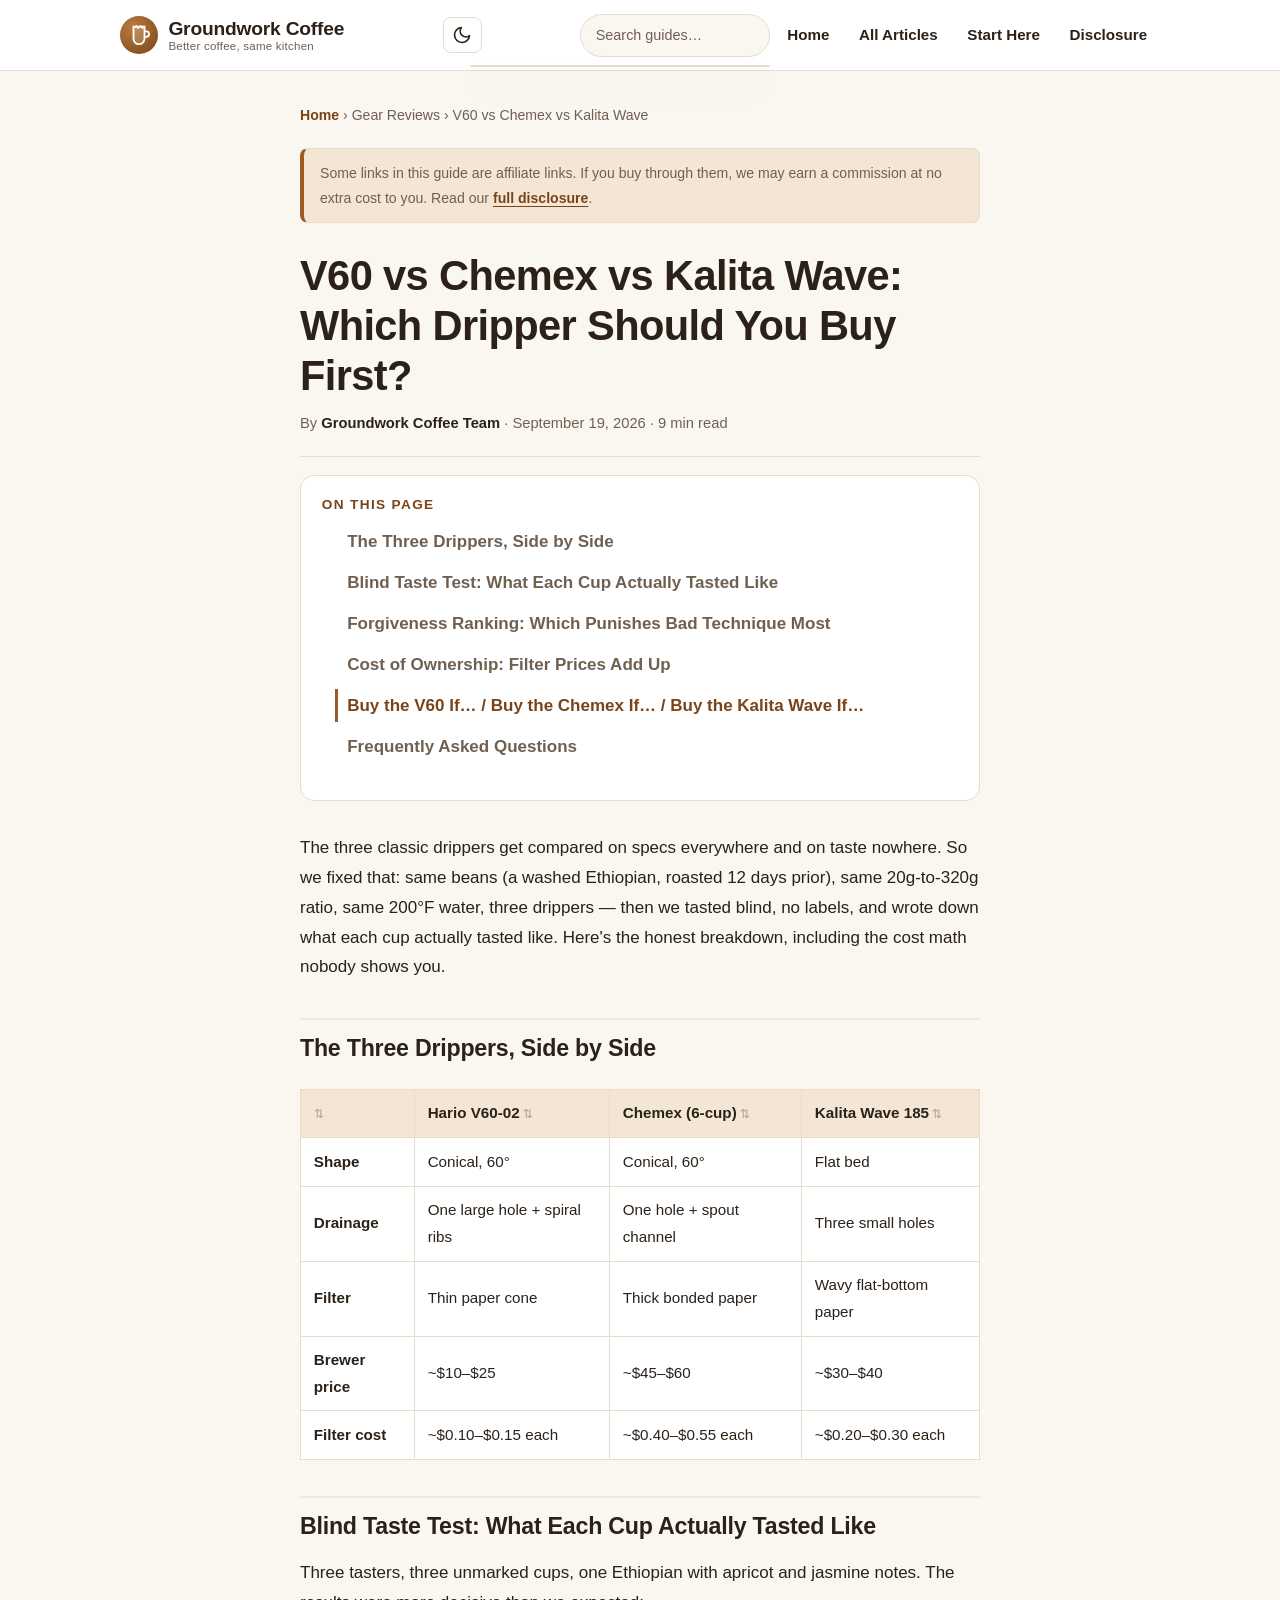
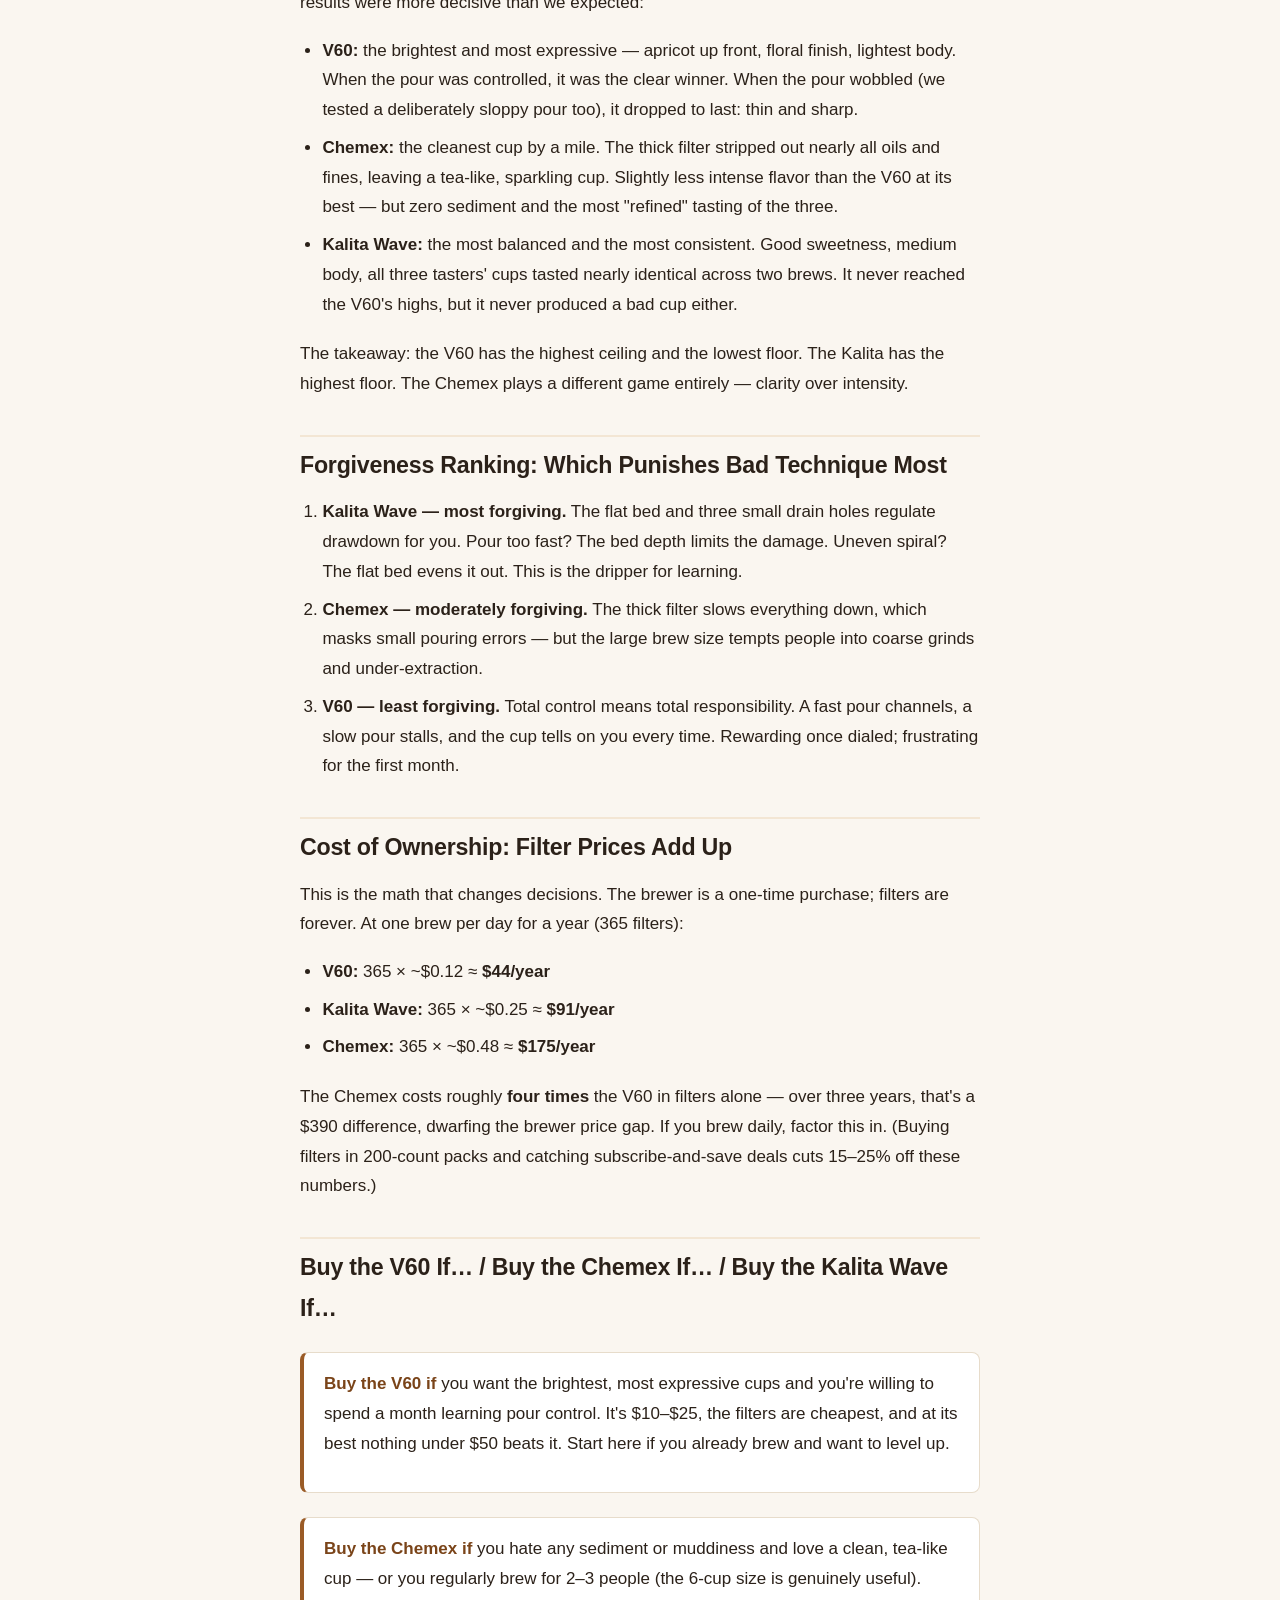
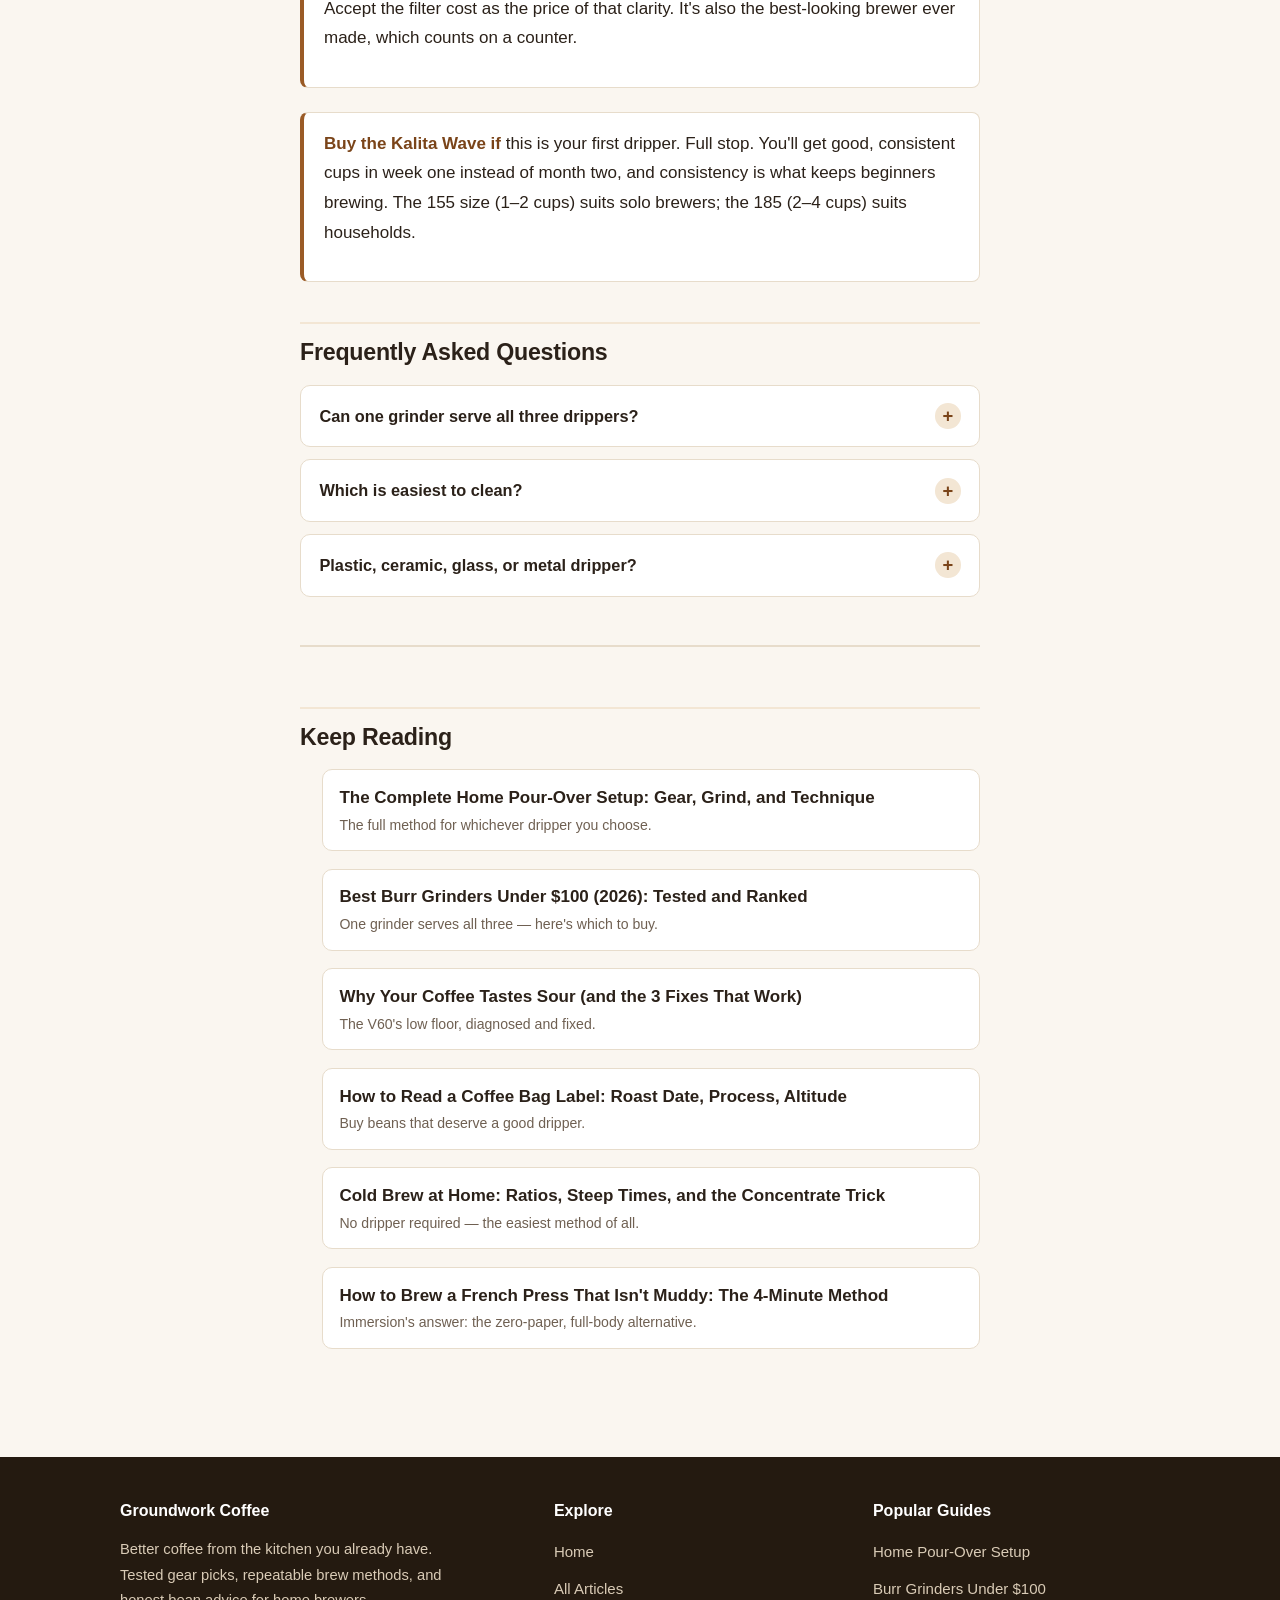
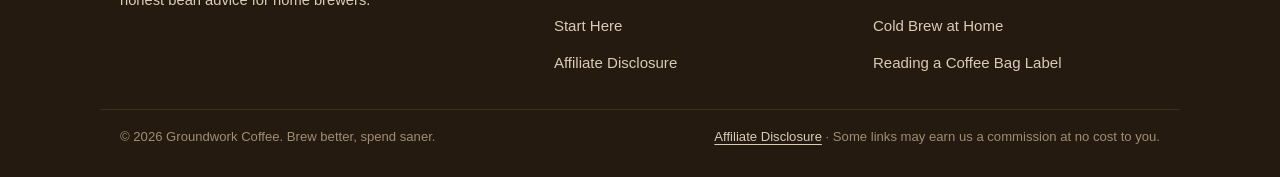
<file: articles/v60-vs-chemex-vs-kalita-wave.html>
<!DOCTYPE html>
<html lang="en">
<head>
  <meta charset="UTF-8">
  <meta name="viewport" content="width=device-width, initial-scale=1.0">
  <title>V60 vs Chemex vs Kalita Wave: Which Dripper Should You Buy First? — Groundwork Coffee</title>
  <meta name="description" content="Same beans, three drippers, blind-tasted. How the V60, Chemex, and Kalita Wave compare on flavor, forgiveness, and real long-term filter cost — and which to buy first.">
  <meta property="og:title" content="V60 vs Chemex vs Kalita Wave: Which Dripper Should You Buy First?">
  <meta property="og:description" content="Blind taste test across the three classic drippers — flavor, forgiveness, and filter-cost math.">
  <meta property="og:type" content="article">
  <meta property="og:url" content="https://groundwork-coffee.pages.dev/articles/v60-vs-chemex-vs-kalita-wave.html">
  <script>try{if(localStorage.getItem('gw-theme')==='dark'||(!localStorage.getItem('gw-theme')&&window.matchMedia('(prefers-color-scheme: dark)').matches)){document.documentElement.setAttribute('data-theme','dark');}}catch(e){}</script>
  <link rel="stylesheet" href="../styles.css">
  <link rel="icon" href="data:image/svg+xml,%3Csvg xmlns='http://www.w3.org/2000/svg' viewBox='0 0 24 24'%3E%3Ccircle cx='12' cy='12' r='12' fill='%239a5b26'/%3E%3Cg fill='none' stroke='%23fff' stroke-width='1.8' stroke-linecap='round'%3E%3Cpath d='M7 9h9v6a4.5 4.5 0 0 1-4.5 4.5h0A4.5 4.5 0 0 1 7 15V9z'/%3E%3Cpath d='M16 10.5h1.6a2.4 2.4 0 0 1 0 4.8H16'/%3E%3Cpath d='M10.5 3.5c0 1.4 1.8 1.4 1.8 2.8M13.8 3.5c0 1.4 1.8 1.4 1.8 2.8'/%3E%3C/g%3E%3C/svg%3E">
  <meta name="theme-color" content="#9a5b26">
  <!-- MEDIVAVINE/JOURNEY: paste ad network script here -->
</head>
<body>

<header class="site-header">
  <div class="header-inner">
    <a class="brand" href="../index.html" aria-label="Groundwork Coffee home">
      <span class="brand-mark" aria-hidden="true">
        <svg width="22" height="22" viewBox="0 0 24 24" fill="none" aria-hidden="true">
          <path d="M6 3h12v13a6 6 0 0 1-6 6h0a6 6 0 0 1-6-6V3z" stroke="#fff" stroke-width="2" fill="rgba(255,255,255,0.15)"/>
          <path d="M18 8h2a3 3 0 0 1 0 6h-2" stroke="#fff" stroke-width="2"/>
          <path d="M9 2c0 1.5 2 1.5 2 3M14 2c0 1.5 2 1.5 2 3" stroke="#fff" stroke-width="1.6" stroke-linecap="round"/>
        </svg>
      </span>
      <span class="brand-name">Groundwork Coffee<small>Better coffee, same kitchen</small></span>
    </a>
    <button class="theme-toggle" id="themeToggle" aria-label="Switch to dark mode" aria-pressed="false" title="Switch to dark mode">
      <svg class="icon-moon" viewBox="0 0 24 24" fill="none" stroke="currentColor" stroke-width="2" stroke-linecap="round" stroke-linejoin="round" aria-hidden="true"><path d="M21 12.8A9 9 0 1 1 11.2 3 7 7 0 0 0 21 12.8z"/></svg>
      <svg class="icon-sun" viewBox="0 0 24 24" fill="none" stroke="currentColor" stroke-width="2" stroke-linecap="round" aria-hidden="true"><circle cx="12" cy="12" r="4.5"/><path d="M12 2v2.5M12 19.5V22M2 12h2.5M19.5 12H22M4.9 4.9l1.8 1.8M17.3 17.3l1.8 1.8M19.1 4.9l-1.8 1.8M6.7 17.3l-1.8 1.8"/></svg>
    </button>
    <button class="nav-toggle" id="navToggle" aria-expanded="false" aria-controls="siteNav" aria-label="Toggle navigation">
      <svg viewBox="0 0 24 24" fill="none" stroke="currentColor" stroke-width="2" stroke-linecap="round" aria-hidden="true">
        <path d="M4 7h16M4 12h16M4 17h16"/>
      </svg>
    </button>
    <nav class="site-nav" id="siteNav" aria-label="Main navigation">
      <ul>
        <li class="nav-search">
          <div class="site-search">
            <input type="search" id="siteSearch" placeholder="Search guides&hellip;" aria-label="Search articles" aria-expanded="false" aria-controls="siteSearchResults" autocomplete="off" role="combobox">
            <ul class="site-search-results" id="siteSearchResults" role="listbox" hidden></ul>
          </div>
        </li>
        <li><a href="../index.html">Home</a></li>
        <li><a href="../index.html#articles">All Articles</a></li>
        <li><a href="../index.html#start-here">Start Here</a></li>
        <li><a href="../disclosure.html">Disclosure</a></li>
      </ul>
    </nav>
  </div>
</header>

<main>
  <div class="article-wrap">
    <nav class="breadcrumb" aria-label="Breadcrumb"><a href="../index.html">Home</a> › Gear Reviews › V60 vs Chemex vs Kalita Wave</nav>

    <article class="post">
      <div class="disclosure-note">Some links in this guide are affiliate links. If you buy through them, we may earn a commission at no extra cost to you. Read our <a href="../disclosure.html">full disclosure</a>.</div>

      <h1>V60 vs Chemex vs Kalita Wave: Which Dripper Should You Buy First?</h1>
      <p class="byline">By <strong>Groundwork Coffee Team</strong> · September 19, 2026 · 9 min read</p>

      <p>The three classic drippers get compared on specs everywhere and on taste nowhere. So we fixed that: same beans (a washed Ethiopian, roasted 12 days prior), same 20g-to-320g ratio, same 200°F water, three drippers — then we tasted blind, no labels, and wrote down what each cup actually tasted like. Here's the honest breakdown, including the cost math nobody shows you.</p>

      <h2>The Three Drippers, Side by Side</h2>
      <table>
        <thead>
          <tr><th></th><th>Hario V60-02</th><th>Chemex (6-cup)</th><th>Kalita Wave 185</th></tr>
        </thead>
        <tbody>
          <tr><td><strong>Shape</strong></td><td>Conical, 60°</td><td>Conical, 60°</td><td>Flat bed</td></tr>
          <tr><td><strong>Drainage</strong></td><td>One large hole + spiral ribs</td><td>One hole + spout channel</td><td>Three small holes</td></tr>
          <tr><td><strong>Filter</strong></td><td>Thin paper cone</td><td>Thick bonded paper</td><td>Wavy flat-bottom paper</td></tr>
          <tr><td><strong>Brewer price</strong></td><td>~$10–$25</td><td>~$45–$60</td><td>~$30–$40</td></tr>
          <tr><td><strong>Filter cost</strong></td><td>~$0.10–$0.15 each</td><td>~$0.40–$0.55 each</td><td>~$0.20–$0.30 each</td></tr>
        </tbody>
      </table>
      <!-- AFFILIATE: triple product opportunity — Hario V60-02, Chemex 6-cup, Kalita Wave 185 — Amazon Associates -->

      <h2>Blind Taste Test: What Each Cup Actually Tasted Like</h2>
      <p>Three tasters, three unmarked cups, one Ethiopian with apricot and jasmine notes. The results were more decisive than we expected:</p>
      <ul>
        <li><strong>V60:</strong> the brightest and most expressive — apricot up front, floral finish, lightest body. When the pour was controlled, it was the clear winner. When the pour wobbled (we tested a deliberately sloppy pour too), it dropped to last: thin and sharp.</li>
        <li><strong>Chemex:</strong> the cleanest cup by a mile. The thick filter stripped out nearly all oils and fines, leaving a tea-like, sparkling cup. Slightly less intense flavor than the V60 at its best — but zero sediment and the most "refined" tasting of the three.</li>
        <li><strong>Kalita Wave:</strong> the most balanced and the most consistent. Good sweetness, medium body, all three tasters' cups tasted nearly identical across two brews. It never reached the V60's highs, but it never produced a bad cup either.</li>
      </ul>
      <p>The takeaway: the V60 has the highest ceiling and the lowest floor. The Kalita has the highest floor. The Chemex plays a different game entirely — clarity over intensity.</p>

      <h2>Forgiveness Ranking: Which Punishes Bad Technique Most</h2>
      <ol>
        <li><strong>Kalita Wave — most forgiving.</strong> The flat bed and three small drain holes regulate drawdown for you. Pour too fast? The bed depth limits the damage. Uneven spiral? The flat bed evens it out. This is the dripper for learning.</li>
        <li><strong>Chemex — moderately forgiving.</strong> The thick filter slows everything down, which masks small pouring errors — but the large brew size tempts people into coarse grinds and under-extraction.</li>
        <li><strong>V60 — least forgiving.</strong> Total control means total responsibility. A fast pour channels, a slow pour stalls, and the cup tells on you every time. Rewarding once dialed; frustrating for the first month.</li>
      </ol>

      <h2>Cost of Ownership: Filter Prices Add Up</h2>
      <p>This is the math that changes decisions. The brewer is a one-time purchase; filters are forever. At one brew per day for a year (365 filters):</p>
      <ul>
        <li><strong>V60:</strong> 365 × ~$0.12 ≈ <strong>$44/year</strong></li>
        <li><strong>Kalita Wave:</strong> 365 × ~$0.25 ≈ <strong>$91/year</strong></li>
        <li><strong>Chemex:</strong> 365 × ~$0.48 ≈ <strong>$175/year</strong></li>
      </ul>
      <p>The Chemex costs roughly <strong>four times</strong> the V60 in filters alone — over three years, that's a $390 difference, dwarfing the brewer price gap. If you brew daily, factor this in. (Buying filters in 200-count packs and catching subscribe-and-save deals cuts 15–25% off these numbers.)</p>
      <!-- AFFILIATE: filter subscriptions — V60 / Chemex / Kalita Wave filter packs, Amazon Associates subscribe-and-save -->

      <h2>Buy the V60 If… / Buy the Chemex If… / Buy the Kalita Wave If…</h2>
      <div class="callout">
        <p><strong>Buy the V60 if</strong> you want the brightest, most expressive cups and you're willing to spend a month learning pour control. It's $10–$25, the filters are cheapest, and at its best nothing under $50 beats it. Start here if you already brew and want to level up.</p>
      </div>
      <div class="callout">
        <p><strong>Buy the Chemex if</strong> you hate any sediment or muddiness and love a clean, tea-like cup — or you regularly brew for 2–3 people (the 6-cup size is genuinely useful). Accept the filter cost as the price of that clarity. It's also the best-looking brewer ever made, which counts on a counter.</p>
      </div>
      <div class="callout">
        <p><strong>Buy the Kalita Wave if</strong> this is your first dripper. Full stop. You'll get good, consistent cups in week one instead of month two, and consistency is what keeps beginners brewing. The 155 size (1–2 cups) suits solo brewers; the 185 (2–4 cups) suits households.</p>
      </div>
      <!-- AFFILIATE: starter kit bundle box per dripper (dripper + filters + scale suggestion) — Amazon Associates -->

      <section class="faq">
        <h2>Frequently Asked Questions</h2>
        <h3>Can one grinder serve all three drippers?</h3>
        <p>Yes. All three brew in the medium to medium-fine range — roughly kosher salt to fine sand. The Chemex wants the coarsest of the three, the V60 the finest, but any decent burr grinder covers the whole spread. See our <a href="best-burr-grinders-under-100.html">grinder guide</a> for picks.</p>
        <h3>Which is easiest to clean?</h3>
        <p>The V60 — rinse the cone and toss the filter. The Chemex's narrow neck needs a long brush for deep cleaning, and the Kalita's three holes can trap grounds if you don't rinse right away. All three take under a minute with a prompt rinse.</p>
        <h3>Plastic, ceramic, glass, or metal dripper?</h3>
        <p>For the V60: plastic. It's cheap, nearly unbreakable, and holds heat as well as ceramic in practice (plastic insulates; ceramic absorbs heat from the slurry). For the Kalita: stainless steel if you can find it, ceramic otherwise. The Chemex only comes in glass — that's the point.</p>
      </section>

      <nav class="keep-reading" aria-label="Keep reading">
        <h2>Keep Reading</h2>
        <ul>
          <li><a href="complete-home-pour-over-setup.html">The Complete Home Pour-Over Setup: Gear, Grind, and Technique<span>The full method for whichever dripper you choose.</span></a></li>
          <li><a href="best-burr-grinders-under-100.html">Best Burr Grinders Under $100 (2026): Tested and Ranked<span>One grinder serves all three — here's which to buy.</span></a></li>
          <li><a href="why-your-coffee-tastes-sour.html">Why Your Coffee Tastes Sour (and the 3 Fixes That Work)<span>The V60's low floor, diagnosed and fixed.</span></a></li>
          <li><a href="how-to-read-a-coffee-bag-label.html">How to Read a Coffee Bag Label: Roast Date, Process, Altitude<span>Buy beans that deserve a good dripper.</span></a></li>
          <li><a href="cold-brew-at-home.html">Cold Brew at Home: Ratios, Steep Times, and the Concentrate Trick<span>No dripper required — the easiest method of all.</span></a></li>
          <li><a href="french-press-4-minute-method.html">How to Brew a French Press That Isn't Muddy: The 4-Minute Method<span>Immersion's answer: the zero-paper, full-body alternative.</span></a></li>
        </ul>
      </nav>
    </article>
  </div>
</main>

<footer class="site-footer">
  <div class="footer-inner">
    <div class="footer-brand">
      <h3>Groundwork Coffee</h3>
      <p>Better coffee from the kitchen you already have. Tested gear picks, repeatable brew methods, and honest bean advice for home brewers.</p>
    </div>
    <div>
      <h4>Explore</h4>
      <ul class="footer-nav">
        <li><a href="../index.html">Home</a></li>
        <li><a href="../index.html#articles">All Articles</a></li>
        <li><a href="../index.html#start-here">Start Here</a></li>
        <li><a href="../disclosure.html">Affiliate Disclosure</a></li>
      </ul>
    </div>
    <div>
      <h4>Popular Guides</h4>
      <ul class="footer-nav">
        <li><a href="complete-home-pour-over-setup.html">Home Pour-Over Setup</a></li>
        <li><a href="best-burr-grinders-under-100.html">Burr Grinders Under $100</a></li>
        <li><a href="cold-brew-at-home.html">Cold Brew at Home</a></li>
        <li><a href="how-to-read-a-coffee-bag-label.html">Reading a Coffee Bag Label</a></li>
      </ul>
    </div>
  </div>
  <div class="footer-bottom">
    <span>© 2026 Groundwork Coffee. Brew better, spend saner.</span>
    <span><a href="../disclosure.html">Affiliate Disclosure</a> · Some links may earn us a commission at no cost to you.</span>
  </div>
</footer>

<script src="../assets/site.js"></script>

</body>
</html>
</file>
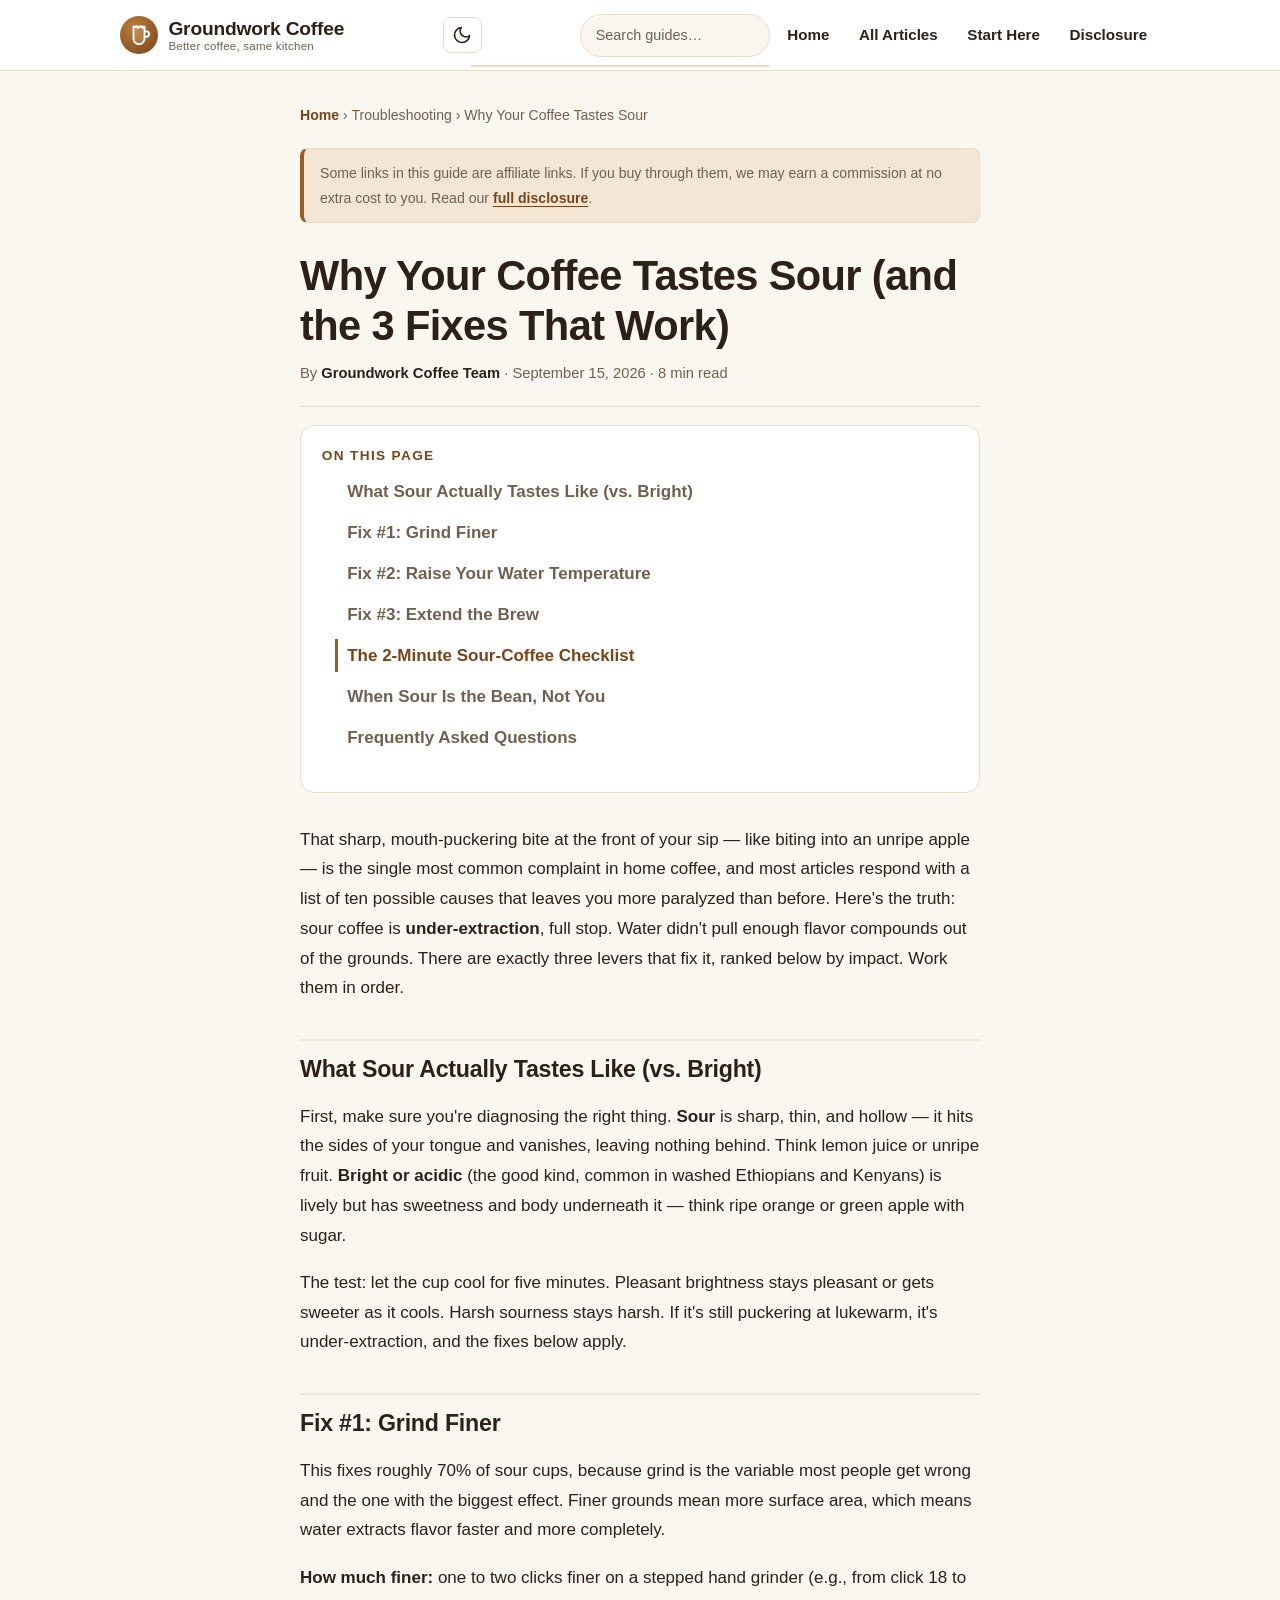
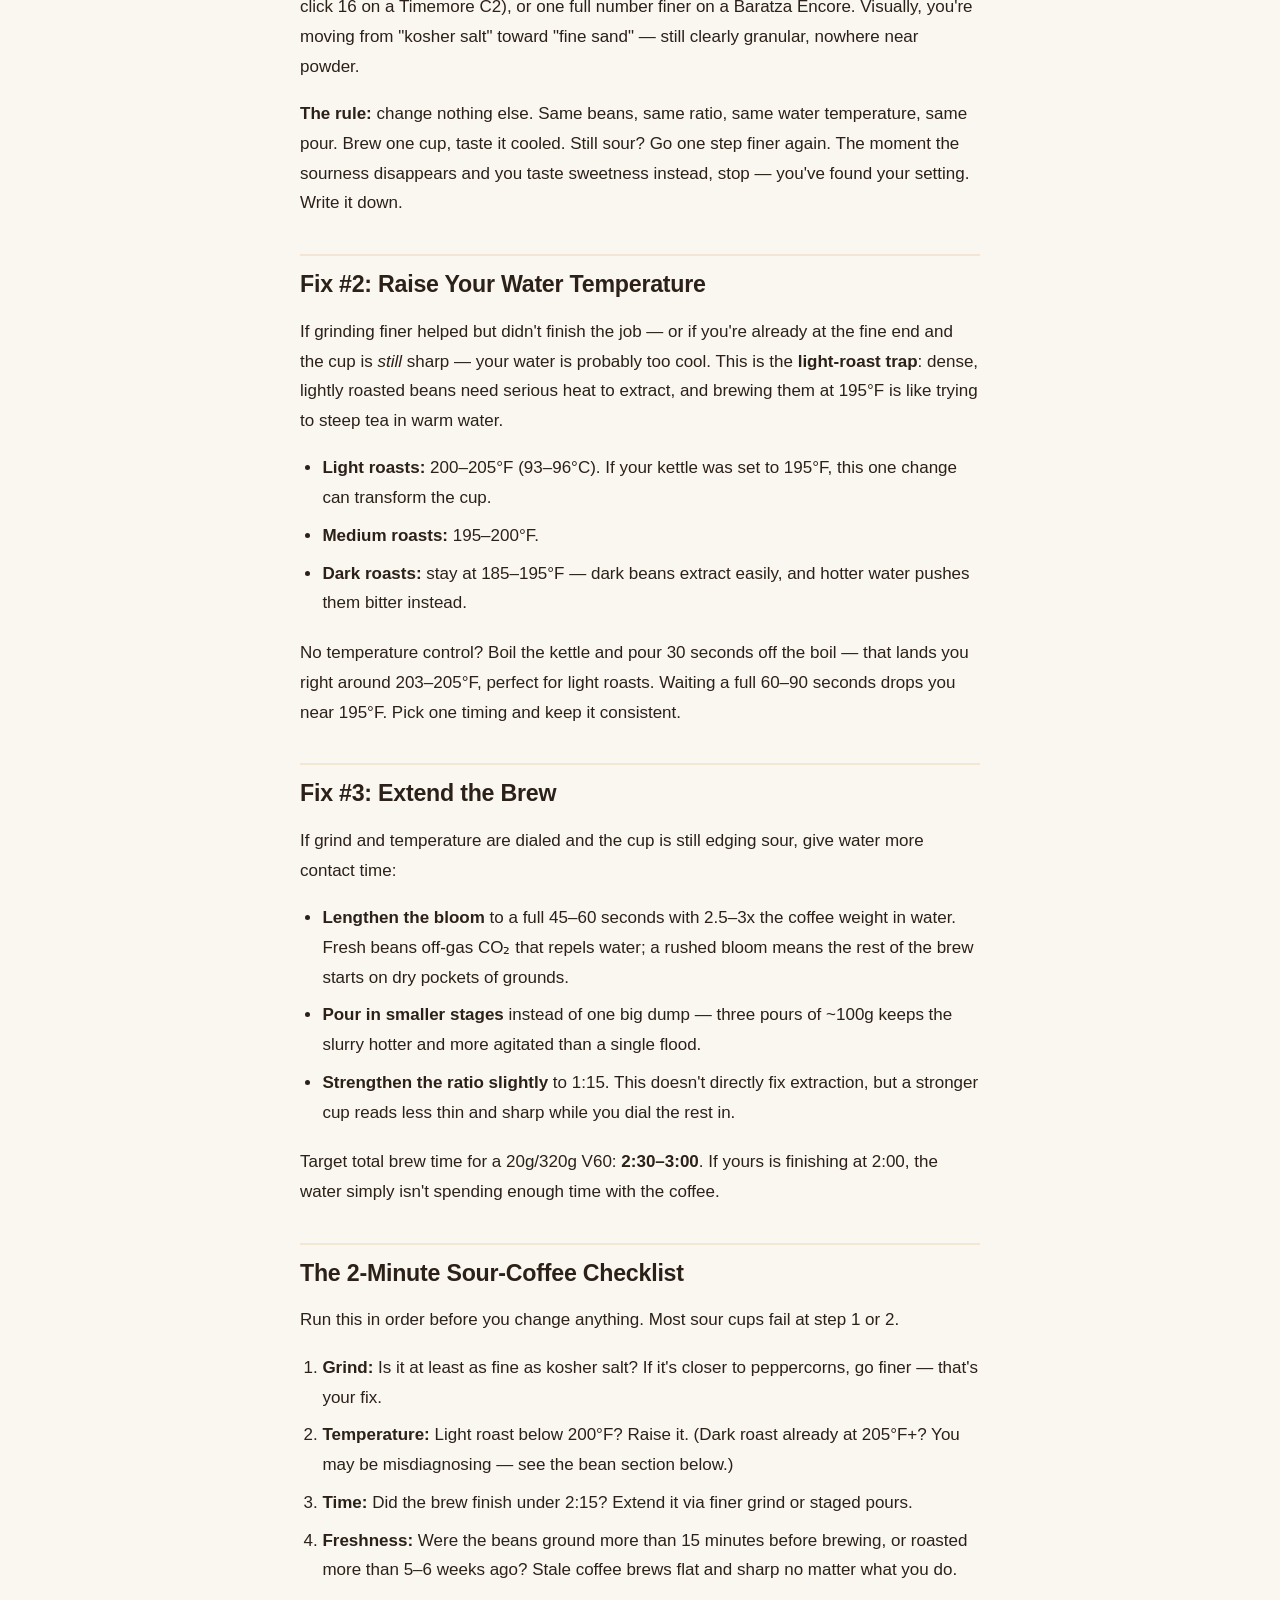
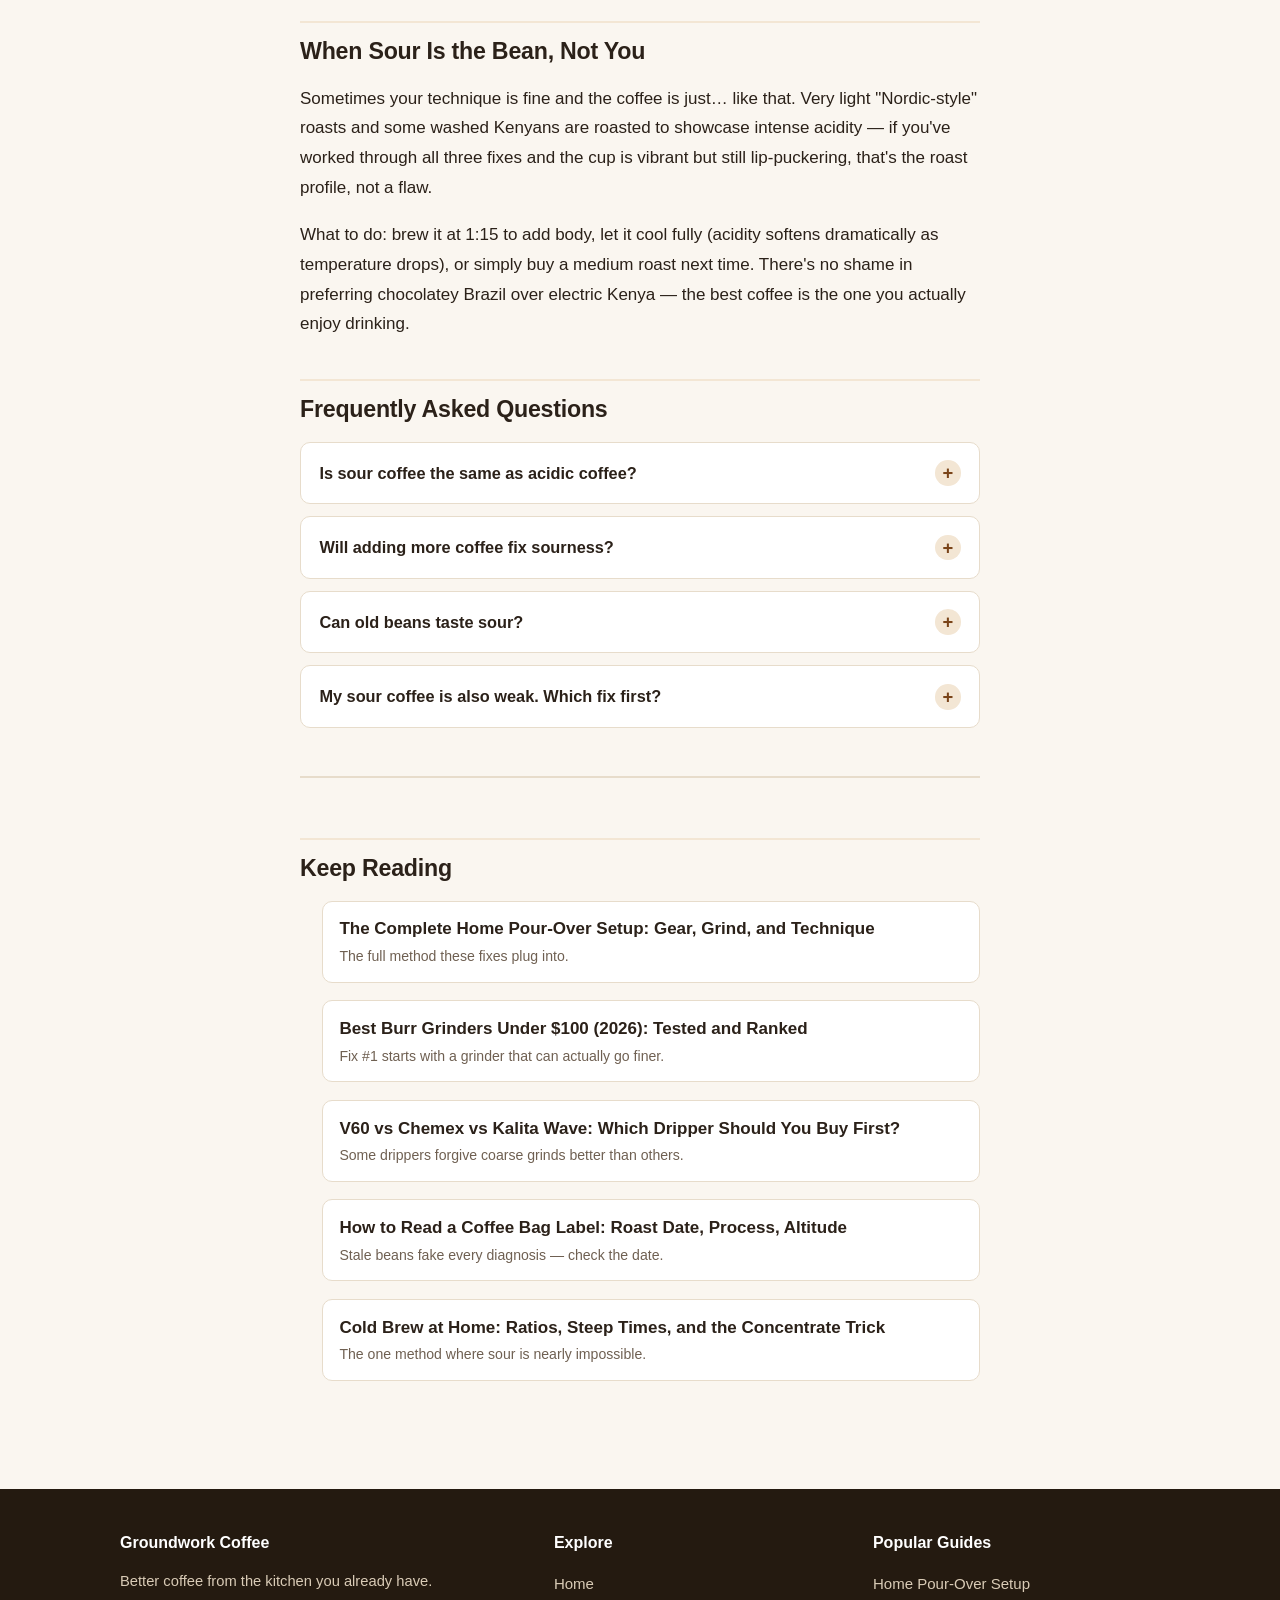
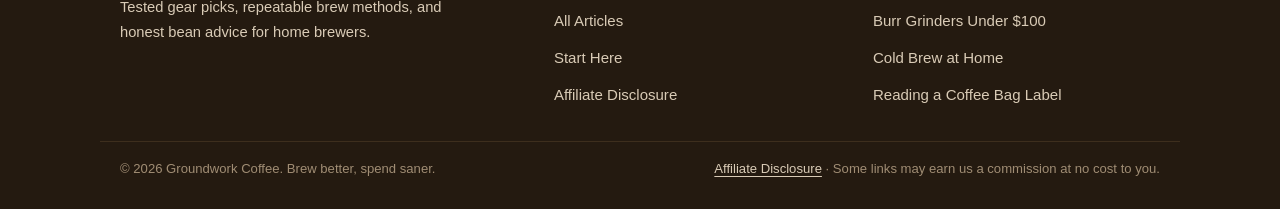
<file: articles/why-your-coffee-tastes-sour.html>
<!DOCTYPE html>
<html lang="en">
<head>
  <meta charset="UTF-8">
  <meta name="viewport" content="width=device-width, initial-scale=1.0">
  <title>Why Your Coffee Tastes Sour (and the 3 Fixes That Work) — Groundwork Coffee</title>
  <meta name="description" content="Sour coffee is under-extraction, full stop. Three fixes ranked by impact — grind finer, raise water temperature, extend the brew — plus a 2-minute diagnostic checklist.">
  <meta property="og:title" content="Why Your Coffee Tastes Sour (and the 3 Fixes That Work)">
  <meta property="og:description" content="Sour coffee is under-extraction. Three fixes ranked by impact, plus a 2-minute diagnostic checklist.">
  <meta property="og:type" content="article">
  <meta property="og:url" content="https://groundwork-coffee.pages.dev/articles/why-your-coffee-tastes-sour.html">
  <script>try{if(localStorage.getItem('gw-theme')==='dark'||(!localStorage.getItem('gw-theme')&&window.matchMedia('(prefers-color-scheme: dark)').matches)){document.documentElement.setAttribute('data-theme','dark');}}catch(e){}</script>
  <link rel="stylesheet" href="../styles.css">
  <link rel="icon" href="data:image/svg+xml,%3Csvg xmlns='http://www.w3.org/2000/svg' viewBox='0 0 24 24'%3E%3Ccircle cx='12' cy='12' r='12' fill='%239a5b26'/%3E%3Cg fill='none' stroke='%23fff' stroke-width='1.8' stroke-linecap='round'%3E%3Cpath d='M7 9h9v6a4.5 4.5 0 0 1-4.5 4.5h0A4.5 4.5 0 0 1 7 15V9z'/%3E%3Cpath d='M16 10.5h1.6a2.4 2.4 0 0 1 0 4.8H16'/%3E%3Cpath d='M10.5 3.5c0 1.4 1.8 1.4 1.8 2.8M13.8 3.5c0 1.4 1.8 1.4 1.8 2.8'/%3E%3C/g%3E%3C/svg%3E">
  <meta name="theme-color" content="#9a5b26">
  <!-- MEDIVAVINE/JOURNEY: paste ad network script here -->
</head>
<body>

<header class="site-header">
  <div class="header-inner">
    <a class="brand" href="../index.html" aria-label="Groundwork Coffee home">
      <span class="brand-mark" aria-hidden="true">
        <svg width="22" height="22" viewBox="0 0 24 24" fill="none" aria-hidden="true">
          <path d="M6 3h12v13a6 6 0 0 1-6 6h0a6 6 0 0 1-6-6V3z" stroke="#fff" stroke-width="2" fill="rgba(255,255,255,0.15)"/>
          <path d="M18 8h2a3 3 0 0 1 0 6h-2" stroke="#fff" stroke-width="2"/>
          <path d="M9 2c0 1.5 2 1.5 2 3M14 2c0 1.5 2 1.5 2 3" stroke="#fff" stroke-width="1.6" stroke-linecap="round"/>
        </svg>
      </span>
      <span class="brand-name">Groundwork Coffee<small>Better coffee, same kitchen</small></span>
    </a>
    <button class="theme-toggle" id="themeToggle" aria-label="Switch to dark mode" aria-pressed="false" title="Switch to dark mode">
      <svg class="icon-moon" viewBox="0 0 24 24" fill="none" stroke="currentColor" stroke-width="2" stroke-linecap="round" stroke-linejoin="round" aria-hidden="true"><path d="M21 12.8A9 9 0 1 1 11.2 3 7 7 0 0 0 21 12.8z"/></svg>
      <svg class="icon-sun" viewBox="0 0 24 24" fill="none" stroke="currentColor" stroke-width="2" stroke-linecap="round" aria-hidden="true"><circle cx="12" cy="12" r="4.5"/><path d="M12 2v2.5M12 19.5V22M2 12h2.5M19.5 12H22M4.9 4.9l1.8 1.8M17.3 17.3l1.8 1.8M19.1 4.9l-1.8 1.8M6.7 17.3l-1.8 1.8"/></svg>
    </button>
    <button class="nav-toggle" id="navToggle" aria-expanded="false" aria-controls="siteNav" aria-label="Toggle navigation">
      <svg viewBox="0 0 24 24" fill="none" stroke="currentColor" stroke-width="2" stroke-linecap="round" aria-hidden="true">
        <path d="M4 7h16M4 12h16M4 17h16"/>
      </svg>
    </button>
    <nav class="site-nav" id="siteNav" aria-label="Main navigation">
      <ul>
        <li class="nav-search">
          <div class="site-search">
            <input type="search" id="siteSearch" placeholder="Search guides&hellip;" aria-label="Search articles" aria-expanded="false" aria-controls="siteSearchResults" autocomplete="off" role="combobox">
            <ul class="site-search-results" id="siteSearchResults" role="listbox" hidden></ul>
          </div>
        </li>
        <li><a href="../index.html">Home</a></li>
        <li><a href="../index.html#articles">All Articles</a></li>
        <li><a href="../index.html#start-here">Start Here</a></li>
        <li><a href="../disclosure.html">Disclosure</a></li>
      </ul>
    </nav>
  </div>
</header>

<main>
  <div class="article-wrap">
    <nav class="breadcrumb" aria-label="Breadcrumb"><a href="../index.html">Home</a> › Troubleshooting › Why Your Coffee Tastes Sour</nav>

    <article class="post">
      <div class="disclosure-note">Some links in this guide are affiliate links. If you buy through them, we may earn a commission at no extra cost to you. Read our <a href="../disclosure.html">full disclosure</a>.</div>

      <h1>Why Your Coffee Tastes Sour (and the 3 Fixes That Work)</h1>
      <p class="byline">By <strong>Groundwork Coffee Team</strong> · September 15, 2026 · 8 min read</p>

      <p>That sharp, mouth-puckering bite at the front of your sip — like biting into an unripe apple — is the single most common complaint in home coffee, and most articles respond with a list of ten possible causes that leaves you more paralyzed than before. Here's the truth: sour coffee is <strong>under-extraction</strong>, full stop. Water didn't pull enough flavor compounds out of the grounds. There are exactly three levers that fix it, ranked below by impact. Work them in order.</p>

      <h2>What Sour Actually Tastes Like (vs. Bright)</h2>
      <p>First, make sure you're diagnosing the right thing. <strong>Sour</strong> is sharp, thin, and hollow — it hits the sides of your tongue and vanishes, leaving nothing behind. Think lemon juice or unripe fruit. <strong>Bright or acidic</strong> (the good kind, common in washed Ethiopians and Kenyans) is lively but has sweetness and body underneath it — think ripe orange or green apple with sugar.</p>
      <p>The test: let the cup cool for five minutes. Pleasant brightness stays pleasant or gets sweeter as it cools. Harsh sourness stays harsh. If it's still puckering at lukewarm, it's under-extraction, and the fixes below apply.</p>

      <h2>Fix #1: Grind Finer</h2>
      <p>This fixes roughly 70% of sour cups, because grind is the variable most people get wrong and the one with the biggest effect. Finer grounds mean more surface area, which means water extracts flavor faster and more completely.</p>
      <p><strong>How much finer:</strong> one to two clicks finer on a stepped hand grinder (e.g., from click 18 to click 16 on a Timemore C2), or one full number finer on a Baratza Encore. Visually, you're moving from "kosher salt" toward "fine sand" — still clearly granular, nowhere near powder.</p>
      <p><strong>The rule:</strong> change nothing else. Same beans, same ratio, same water temperature, same pour. Brew one cup, taste it cooled. Still sour? Go one step finer again. The moment the sourness disappears and you taste sweetness instead, stop — you've found your setting. Write it down.</p>
      <!-- AFFILIATE: burr grinder upgrade — link to Best Burr Grinders Under $100 guide + Timemore C2 / Baratza Encore, Amazon Associates -->

      <h2>Fix #2: Raise Your Water Temperature</h2>
      <p>If grinding finer helped but didn't finish the job — or if you're already at the fine end and the cup is <em>still</em> sharp — your water is probably too cool. This is the <strong>light-roast trap</strong>: dense, lightly roasted beans need serious heat to extract, and brewing them at 195°F is like trying to steep tea in warm water.</p>
      <ul>
        <li><strong>Light roasts:</strong> 200–205°F (93–96°C). If your kettle was set to 195°F, this one change can transform the cup.</li>
        <li><strong>Medium roasts:</strong> 195–200°F.</li>
        <li><strong>Dark roasts:</strong> stay at 185–195°F — dark beans extract easily, and hotter water pushes them bitter instead.</li>
      </ul>
      <p>No temperature control? Boil the kettle and pour 30 seconds off the boil — that lands you right around 203–205°F, perfect for light roasts. Waiting a full 60–90 seconds drops you near 195°F. Pick one timing and keep it consistent.</p>
      <!-- AFFILIATE: temperature-control gooseneck kettle (Fellow Stagg EKG) — Amazon Associates; budget pick Hario Buono stovetop -->

      <h2>Fix #3: Extend the Brew</h2>
      <p>If grind and temperature are dialed and the cup is still edging sour, give water more contact time:</p>
      <ul>
        <li><strong>Lengthen the bloom</strong> to a full 45–60 seconds with 2.5–3x the coffee weight in water. Fresh beans off-gas CO₂ that repels water; a rushed bloom means the rest of the brew starts on dry pockets of grounds.</li>
        <li><strong>Pour in smaller stages</strong> instead of one big dump — three pours of ~100g keeps the slurry hotter and more agitated than a single flood.</li>
        <li><strong>Strengthen the ratio slightly</strong> to 1:15. This doesn't directly fix extraction, but a stronger cup reads less thin and sharp while you dial the rest in.</li>
      </ul>
      <p>Target total brew time for a 20g/320g V60: <strong>2:30–3:00</strong>. If yours is finishing at 2:00, the water simply isn't spending enough time with the coffee.</p>

      <h2>The 2-Minute Sour-Coffee Checklist</h2>
      <p>Run this in order before you change anything. Most sour cups fail at step 1 or 2.</p>
      <ol>
        <li><strong>Grind:</strong> Is it at least as fine as kosher salt? If it's closer to peppercorns, go finer — that's your fix.</li>
        <li><strong>Temperature:</strong> Light roast below 200°F? Raise it. (Dark roast already at 205°F+? You may be misdiagnosing — see the bean section below.)</li>
        <li><strong>Time:</strong> Did the brew finish under 2:15? Extend it via finer grind or staged pours.</li>
        <li><strong>Freshness:</strong> Were the beans ground more than 15 minutes before brewing, or roasted more than 5–6 weeks ago? Stale coffee brews flat and sharp no matter what you do.</li>
      </ol>

      <h2>When Sour Is the Bean, Not You</h2>
      <p>Sometimes your technique is fine and the coffee is just… like that. Very light "Nordic-style" roasts and some washed Kenyans are roasted to showcase intense acidity — if you've worked through all three fixes and the cup is vibrant but still lip-puckering, that's the roast profile, not a flaw.</p>
      <p>What to do: brew it at 1:15 to add body, let it cool fully (acidity softens dramatically as temperature drops), or simply buy a medium roast next time. There's no shame in preferring chocolatey Brazil over electric Kenya — the best coffee is the one you actually enjoy drinking.</p>

      <section class="faq">
        <h2>Frequently Asked Questions</h2>
        <h3>Is sour coffee the same as acidic coffee?</h3>
        <p>No. Acidity is a desirable brightness with sweetness behind it; sourness is harsh, thin, and hollow. If the cup tastes like lemon juice with nothing underneath, that's sour — under-extraction.</p>
        <h3>Will adding more coffee fix sourness?</h3>
        <p>Partially — a 1:15 ratio tastes stronger and less sharp — but it masks rather than fixes under-extraction. Grind finer first; adjust ratio second.</p>
        <h3>Can old beans taste sour?</h3>
        <p>Yes. Beans more than 5–6 weeks off roast (or ground hours before brewing) lose the sweet compounds first, leaving a sharp, flat cup that no grind adjustment rescues. Check the roast date before touching your grinder.</p>
        <h3>My sour coffee is also weak. Which fix first?</h3>
        <p>Sour <em>and</em> weak together almost always means the grind is far too coarse — water is rushing through without extracting. Go two steps finer and keep everything else identical.</p>
      </section>

      <nav class="keep-reading" aria-label="Keep reading">
        <h2>Keep Reading</h2>
        <ul>
          <li><a href="complete-home-pour-over-setup.html">The Complete Home Pour-Over Setup: Gear, Grind, and Technique<span>The full method these fixes plug into.</span></a></li>
          <li><a href="best-burr-grinders-under-100.html">Best Burr Grinders Under $100 (2026): Tested and Ranked<span>Fix #1 starts with a grinder that can actually go finer.</span></a></li>
          <li><a href="v60-vs-chemex-vs-kalita-wave.html">V60 vs Chemex vs Kalita Wave: Which Dripper Should You Buy First?<span>Some drippers forgive coarse grinds better than others.</span></a></li>
          <li><a href="how-to-read-a-coffee-bag-label.html">How to Read a Coffee Bag Label: Roast Date, Process, Altitude<span>Stale beans fake every diagnosis — check the date.</span></a></li>
          <li><a href="cold-brew-at-home.html">Cold Brew at Home: Ratios, Steep Times, and the Concentrate Trick<span>The one method where sour is nearly impossible.</span></a></li>
        </ul>
      </nav>
    </article>
  </div>
</main>

<footer class="site-footer">
  <div class="footer-inner">
    <div class="footer-brand">
      <h3>Groundwork Coffee</h3>
      <p>Better coffee from the kitchen you already have. Tested gear picks, repeatable brew methods, and honest bean advice for home brewers.</p>
    </div>
    <div>
      <h4>Explore</h4>
      <ul class="footer-nav">
        <li><a href="../index.html">Home</a></li>
        <li><a href="../index.html#articles">All Articles</a></li>
        <li><a href="../index.html#start-here">Start Here</a></li>
        <li><a href="../disclosure.html">Affiliate Disclosure</a></li>
      </ul>
    </div>
    <div>
      <h4>Popular Guides</h4>
      <ul class="footer-nav">
        <li><a href="complete-home-pour-over-setup.html">Home Pour-Over Setup</a></li>
        <li><a href="best-burr-grinders-under-100.html">Burr Grinders Under $100</a></li>
        <li><a href="cold-brew-at-home.html">Cold Brew at Home</a></li>
        <li><a href="how-to-read-a-coffee-bag-label.html">Reading a Coffee Bag Label</a></li>
      </ul>
    </div>
  </div>
  <div class="footer-bottom">
    <span>© 2026 Groundwork Coffee. Brew better, spend saner.</span>
    <span><a href="../disclosure.html">Affiliate Disclosure</a> · Some links may earn us a commission at no cost to you.</span>
  </div>
</footer>

<script src="../assets/site.js"></script>

</body>
</html>
</file>
<file: styles.css>
/* Groundwork Coffee — styles.css
   Clean, modern editorial blog design. Mobile-first, no frameworks. */

:root {
  --bg: #faf6f0;
  --surface: #ffffff;
  --ink: #2b2119;
  --muted: #6f6052;
  --accent: #9a5b26;
  --accent-dark: #7a4419;
  --accent-soft: #f3e6d4;
  --line: #e7dccb;
  --radius: 14px;
  --max-width: 1080px;
  --article-width: 720px;
}

* { box-sizing: border-box; }

html {
  scroll-behavior: smooth;
  scroll-padding-top: 84px; /* keep anchored sections clear of the sticky header */
}

@media (prefers-reduced-motion: reduce) {
  html { scroll-behavior: auto; }
}

body {
  margin: 0;
  background: var(--bg);
  color: var(--ink);
  font-family: -apple-system, BlinkMacSystemFont, "Segoe UI", Roboto,
    "Helvetica Neue", Arial, "Noto Sans", sans-serif,
    "Apple Color Emoji", "Segoe UI Emoji";
  font-size: 1.0625rem;
  line-height: 1.75;
  -webkit-font-smoothing: antialiased;
}

img, svg { max-width: 100%; height: auto; }

a { color: var(--accent-dark); text-decoration: underline; text-underline-offset: 3px; }
a:hover { color: var(--accent); }

a:focus-visible, button:focus-visible {
  outline: 3px solid var(--accent);
  outline-offset: 2px;
  border-radius: 4px;
}

/* ---------- Header ---------- */
.site-header {
  background: var(--surface);
  border-bottom: 1px solid var(--line);
  position: sticky;
  top: 0;
  z-index: 50;
}

.header-inner {
  max-width: var(--max-width);
  margin: 0 auto;
  padding: 0.85rem 1.25rem;
  display: flex;
  align-items: center;
  justify-content: space-between;
  gap: 1rem;
}

.brand {
  display: flex;
  align-items: center;
  gap: 0.65rem;
  text-decoration: none;
  color: var(--ink);
}

.brand-mark {
  width: 38px;
  height: 38px;
  border-radius: 50%;
  background: radial-gradient(circle at 35% 30%, #b97c3e, var(--accent-dark));
  display: inline-flex;
  align-items: center;
  justify-content: center;
  flex: none;
}

.brand-name {
  font-weight: 800;
  font-size: 1.2rem;
  letter-spacing: -0.01em;
  line-height: 1.2;
}

.brand-name small {
  display: block;
  font-weight: 500;
  font-size: 0.72rem;
  color: var(--muted);
  letter-spacing: 0.02em;
}

.nav-toggle {
  display: none;
  background: none;
  border: 1px solid var(--line);
  border-radius: 8px;
  padding: 0.45rem 0.6rem;
  cursor: pointer;
  color: var(--ink);
}

.nav-toggle svg { display: block; width: 22px; height: 22px; }

.site-nav ul {
  list-style: none;
  margin: 0;
  padding: 0;
  display: flex;
  gap: 0.25rem;
  align-items: center;
}

.site-nav a {
  display: block;
  padding: 0.5rem 0.8rem;
  border-radius: 8px;
  text-decoration: none;
  color: var(--ink);
  font-weight: 600;
  font-size: 0.95rem;
}

.site-nav a:hover { background: var(--accent-soft); color: var(--accent-dark); }

/* ---------- Layout ---------- */
.wrap { max-width: var(--max-width); margin: 0 auto; padding: 0 1.25rem; }

.hero {
  background:
    radial-gradient(600px 300px at 85% 20%, #f0dfc4 0%, transparent 70%),
    linear-gradient(180deg, #fffdf9, var(--bg));
  border-bottom: 1px solid var(--line);
  padding: 3.5rem 0 3rem;
  position: relative;
  overflow: hidden;
}

.hero-inner {
  max-width: var(--max-width);
  margin: 0 auto;
  padding: 0 1.25rem;
  display: grid;
  grid-template-columns: 1.4fr 1fr;
  gap: 2rem;
  align-items: center;
}

.eyebrow {
  display: inline-block;
  font-size: 0.8rem;
  font-weight: 700;
  letter-spacing: 0.12em;
  text-transform: uppercase;
  color: var(--accent-dark);
  background: var(--accent-soft);
  border: 1px solid var(--line);
  border-radius: 999px;
  padding: 0.25rem 0.85rem;
  margin-bottom: 1rem;
}

.hero h1 {
  font-size: clamp(2rem, 5vw, 3.1rem);
  line-height: 1.12;
  letter-spacing: -0.02em;
  margin: 0 0 0.5rem;
}

.hero .tagline {
  font-size: 1.25rem;
  color: var(--accent-dark);
  font-weight: 600;
  margin: 0 0 1rem;
}

.hero p.pitch { color: var(--muted); max-width: 34rem; margin: 0 0 1.5rem; }

.hero-cta { display: flex; gap: 0.75rem; flex-wrap: wrap; }

.btn {
  display: inline-block;
  background: var(--accent);
  color: #fff;
  font-weight: 700;
  padding: 0.7rem 1.4rem;
  border-radius: 999px;
  text-decoration: none;
  border: 2px solid var(--accent);
}

.btn:hover { background: var(--accent-dark); border-color: var(--accent-dark); color: #fff; }

.btn-ghost {
  background: transparent;
  color: var(--accent-dark);
  border: 2px solid var(--accent);
}

.btn-ghost:hover { background: var(--accent-soft); color: var(--accent-dark); }

.hero-art {
  display: flex;
  justify-content: center;
}

/* ---------- Sections ---------- */
section.block { padding: 2.75rem 0; }

.section-head {
  display: flex;
  align-items: baseline;
  justify-content: space-between;
  gap: 1rem;
  margin-bottom: 1.5rem;
  border-bottom: 2px solid var(--line);
  padding-bottom: 0.6rem;
}

.section-head h2 {
  margin: 0;
  font-size: 1.55rem;
  letter-spacing: -0.01em;
}

.section-head a { font-size: 0.95rem; font-weight: 600; white-space: nowrap; }

/* ---------- Cards ---------- */
.card-grid {
  display: grid;
  grid-template-columns: repeat(auto-fill, minmax(280px, 1fr));
  gap: 1.25rem;
}

.card {
  background: var(--surface);
  border: 1px solid var(--line);
  border-radius: var(--radius);
  padding: 1.4rem;
  display: flex;
  flex-direction: column;
  gap: 0.5rem;
  transition: transform 0.15s ease, box-shadow 0.15s ease;
}

.card:hover {
  transform: translateY(-3px);
  box-shadow: 0 12px 28px rgba(122, 68, 25, 0.12);
}

.card .kicker {
  font-size: 0.75rem;
  font-weight: 700;
  letter-spacing: 0.1em;
  text-transform: uppercase;
  color: var(--accent-dark);
}

/* Category art: small distinctive icon per card, keeps text cards scannable */
.card-art {
  width: 46px;
  height: 46px;
  border-radius: 12px;
  background: var(--accent-soft);
  border: 1px solid var(--line);
  display: inline-flex;
  align-items: center;
  justify-content: center;
  margin-bottom: 0.35rem;
}

.card-art svg { width: 26px; height: 26px; stroke: var(--accent-dark); }

.card h3 { margin: 0; font-size: 1.12rem; line-height: 1.4; }
.card h3 a { color: var(--ink); text-decoration: none; }
.card h3 a:hover { color: var(--accent-dark); text-decoration: underline; }

.card p { margin: 0; color: var(--muted); font-size: 0.95rem; flex: 1; }

.card .read-more {
  font-weight: 700;
  font-size: 0.92rem;
  text-decoration: none;
  margin-top: 0.5rem;
}

.featured {
  display: grid;
  grid-template-columns: 1fr 1.2fr;
  gap: 0;
  background: var(--surface);
  border: 1px solid var(--line);
  border-radius: var(--radius);
  overflow: hidden;
}

.featured-art {
  background: linear-gradient(135deg, var(--accent-dark), var(--accent));
  display: flex;
  align-items: center;
  justify-content: center;
  padding: 2.5rem;
  min-height: 240px;
}

.featured-body { padding: 2rem; }

.featured-body .kicker {
  font-size: 0.75rem;
  font-weight: 700;
  letter-spacing: 0.1em;
  text-transform: uppercase;
  color: var(--accent-dark);
}

.featured-body h3 { font-size: 1.6rem; margin: 0.4rem 0 0.6rem; line-height: 1.3; }
.featured-body h3 a { color: var(--ink); text-decoration: none; }
.featured-body h3 a:hover { color: var(--accent-dark); }
.featured-body p { color: var(--muted); }

/* ---------- About / newsletter ---------- */
.two-col {
  display: grid;
  grid-template-columns: 1.3fr 1fr;
  gap: 1.5rem;
  align-items: start;
}

.panel {
  background: var(--surface);
  border: 1px solid var(--line);
  border-radius: var(--radius);
  padding: 1.75rem;
}

.panel h2, .panel h3 { margin-top: 0; }

.newsletter {
  background: linear-gradient(160deg, #3a2a1c, #241a10);
  color: #f6efe4;
  border: none;
}

.newsletter h2, .newsletter h3 { color: #fff; }
.newsletter p { color: #d9cbb6; }

.newsletter .embed-note {
  margin-top: 1rem;
  padding: 0.9rem 1rem;
  border: 1px dashed #8a6f4d;
  border-radius: 10px;
  font-size: 0.85rem;
  color: #c9b897;
}

/* ---------- Article pages ---------- */
.article-wrap {
  max-width: var(--article-width);
  margin: 0 auto;
  padding: 2rem 1.25rem 3rem;
}

.breadcrumb {
  font-size: 0.88rem;
  color: var(--muted);
  margin-bottom: 1.25rem;
}

.breadcrumb a { text-decoration: none; font-weight: 600; }

.disclosure-note {
  background: var(--accent-soft);
  border: 1px solid var(--line);
  border-left: 4px solid var(--accent);
  border-radius: 8px;
  padding: 0.75rem 1rem;
  font-size: 0.88rem;
  color: var(--muted);
  margin-bottom: 1.75rem;
}

.disclosure-note a { font-weight: 600; }

article.post h1 {
  font-size: clamp(1.9rem, 4.5vw, 2.6rem);
  line-height: 1.2;
  letter-spacing: -0.015em;
  margin: 0 0 0.6rem;
}

.byline {
  color: var(--muted);
  font-size: 0.92rem;
  margin-bottom: 1.75rem;
  padding-bottom: 1.25rem;
  border-bottom: 1px solid var(--line);
}

.byline strong { color: var(--ink); }

article.post h2 {
  font-size: 1.45rem;
  margin: 2.25rem 0 0.75rem;
  letter-spacing: -0.01em;
  padding-top: 0.5rem;
  border-top: 2px solid var(--accent-soft);
}

article.post h3 { font-size: 1.15rem; margin: 1.5rem 0 0.5rem; }

article.post p { margin: 0 0 1.1rem; }

article.post ul, article.post ol { margin: 0 0 1.25rem; padding-left: 1.4rem; }
article.post li { margin-bottom: 0.5rem; }

article.post table {
  width: 100%;
  border-collapse: collapse;
  margin: 1.25rem 0 1.5rem;
  font-size: 0.95rem;
  background: var(--surface);
}

article.post th, article.post td {
  text-align: left;
  padding: 0.65rem 0.8rem;
  border: 1px solid var(--line);
}

article.post th {
  background: var(--accent-soft);
  font-weight: 700;
}

.callout {
  background: var(--surface);
  border: 1px solid var(--line);
  border-left: 4px solid var(--accent);
  border-radius: 8px;
  padding: 1rem 1.25rem;
  margin: 1.5rem 0;
}

.callout p { margin: 0; }
.callout strong:first-child { color: var(--accent-dark); }

.faq { margin-top: 2.5rem; }
.faq h3 { font-size: 1.05rem; }

.keep-reading {
  margin-top: 3rem;
  padding-top: 1.5rem;
  border-top: 2px solid var(--line);
}

.keep-reading h2 { font-size: 1.3rem; margin-bottom: 1rem; border: none; padding: 0; }

.keep-reading ul { list-style: none; padding: 0; margin: 0; display: grid; gap: 0.6rem; }

.keep-reading a {
  display: block;
  background: var(--surface);
  border: 1px solid var(--line);
  border-radius: 10px;
  padding: 0.8rem 1rem;
  text-decoration: none;
  color: var(--ink);
  font-weight: 600;
}

.keep-reading a:hover { border-color: var(--accent); color: var(--accent-dark); }
.keep-reading a span { display: block; font-weight: 400; font-size: 0.88rem; color: var(--muted); }

/* ---------- Footer ---------- */
.site-footer {
  background: #241a10;
  color: #d9cbb6;
  margin-top: 2rem;
}

.footer-inner {
  max-width: var(--max-width);
  margin: 0 auto;
  padding: 2.5rem 1.25rem 1.5rem;
  display: grid;
  grid-template-columns: 1.4fr 1fr 1fr;
  gap: 2rem;
}

.site-footer h3, .site-footer h4 { color: #fff; margin: 0 0 0.75rem; font-size: 1rem; }

.footer-brand p { font-size: 0.92rem; margin: 0.5rem 0 0; max-width: 22rem; }

.footer-nav { list-style: none; margin: 0; padding: 0; }
.footer-nav li { margin-bottom: 0.45rem; }
.footer-nav a { color: #d9cbb6; text-decoration: none; font-size: 0.94rem; }
.footer-nav a:hover { color: #fff; text-decoration: underline; }

.footer-bottom {
  max-width: var(--max-width);
  margin: 0 auto;
  padding: 1rem 1.25rem 1.75rem;
  border-top: 1px solid #3d2e1d;
  font-size: 0.82rem;
  color: #a08d74;
  display: flex;
  justify-content: space-between;
  gap: 1rem;
  flex-wrap: wrap;
}

.footer-bottom a { color: #d9cbb6; }

/* ---------- Disclosure page ---------- */
.disclosure-body { max-width: var(--article-width); margin: 0 auto; padding: 2.5rem 1.25rem 3rem; }
.disclosure-body h1 { font-size: 2rem; letter-spacing: -0.015em; }

/* ---------- Responsive ---------- */
@media (max-width: 860px) {
  .hero-inner { grid-template-columns: 1fr; }
  .hero-art { display: none; }
  .two-col { grid-template-columns: 1fr; }
  .featured { grid-template-columns: 1fr; }
  .featured-art { min-height: 160px; padding: 1.5rem; }
  .footer-inner { grid-template-columns: 1fr 1fr; }
}

@media (max-width: 720px) {
  .nav-toggle { display: block; }

  .site-nav {
    position: absolute;
    top: 100%;
    left: 0;
    right: 0;
    background: var(--surface);
    border-bottom: 1px solid var(--line);
    display: none;
  }

  .site-nav.open { display: block; }

  .site-nav ul { flex-direction: column; align-items: stretch; padding: 0.5rem; }
  .site-nav a { padding: 0.75rem 1rem; }

  .footer-inner { grid-template-columns: 1fr; }
  section.block { padding: 2rem 0; }
}

@media (max-width: 560px) {
  article.post table { font-size: 0.82rem; }
  article.post th, article.post td { padding: 0.45rem 0.5rem; }
}

@media (min-width: 721px) {
  .site-nav { display: block !important; }
}

/* ---------- Search (site-wide, in nav) ---------- */
.nav-search { display: flex; align-items: center; }

.site-search { position: relative; }

.site-search input[type="search"] {
  font: inherit;
  font-size: 0.9rem;
  padding: 0.5rem 0.9rem;
  width: 190px;
  border: 1px solid var(--line);
  border-radius: 999px;
  background: var(--bg);
  color: var(--ink);
}

.site-search input[type="search"]::placeholder { color: var(--muted); }

.site-search input[type="search"]:focus {
  outline: 2px solid var(--accent);
  outline-offset: 1px;
  border-color: var(--accent);
}

.site-search-results {
  position: absolute;
  top: calc(100% + 8px);
  right: 0;
  min-width: 300px;
  max-width: 360px;
  max-height: 70vh;
  overflow-y: auto;
  margin: 0;
  padding: 0.4rem;
  list-style: none;
  background: var(--surface);
  border: 1px solid var(--line);
  border-radius: 12px;
  box-shadow: 0 16px 40px rgba(43, 33, 25, 0.18);
  z-index: 80;
}

.site-search-results li { margin: 0; }

.site-search-results a {
  display: block;
  padding: 0.65rem 0.8rem;
  border-radius: 8px;
  text-decoration: none;
  color: var(--ink);
}

.site-search-results a:hover,
.site-search-results a.active {
  background: var(--accent-soft);
}

.site-search-results a strong {
  display: block;
  font-size: 0.95rem;
  line-height: 1.35;
  margin-bottom: 0.2rem;
}

.site-search-results a span {
  display: block;
  font-size: 0.82rem;
  line-height: 1.45;
  color: var(--muted);
}

.site-search-none {
  padding: 0.8rem 1rem;
  font-size: 0.9rem;
  color: var(--muted);
}

/* ---------- Theme toggle ---------- */
.theme-toggle {
  background: none;
  border: 1px solid var(--line);
  border-radius: 8px;
  padding: 0.45rem 0.55rem;
  cursor: pointer;
  color: var(--ink);
  line-height: 0;
  flex: none;
}

.theme-toggle:hover { background: var(--accent-soft); }

.theme-toggle svg { width: 20px; height: 20px; }

.theme-toggle .icon-sun { display: none; }
html[data-theme="dark"] .theme-toggle .icon-sun { display: inline-block; }
html[data-theme="dark"] .theme-toggle .icon-moon { display: none; }

/* ---------- Dark mode ---------- */
html[data-theme="dark"] {
  --bg: #171208;
  --surface: #221a10;
  --ink: #f0e7d8;
  --muted: #bfae97;
  --accent: #d1914a;
  --accent-dark: #e0a862;
  --accent-soft: #2e2415;
  --line: #443521;
}

html[data-theme="dark"] .hero {
  background:
    radial-gradient(600px 300px at 85% 20%, #3a2c17 0%, transparent 70%),
    linear-gradient(180deg, #241b0f, var(--bg));
}

html[data-theme="dark"] .newsletter {
  background: linear-gradient(160deg, #1c1409, #0f0a05);
}

html[data-theme="dark"] .card:hover {
  box-shadow: 0 12px 28px rgba(0, 0, 0, 0.4);
}

html[data-theme="dark"] .site-search-results {
  box-shadow: 0 16px 40px rgba(0, 0, 0, 0.5);
}

html[data-theme="dark"] .brand-mark {
  background: radial-gradient(circle at 35% 30%, #d1914a, #7a4419);
}

/* ---------- Table of contents ---------- */
.toc {
  background: var(--surface);
  border: 1px solid var(--line);
  border-radius: var(--radius);
  padding: 1.1rem 1.3rem;
  margin: 0 0 2rem;
}

article.post .toc h2 {
  margin: 0 0 0.5rem;
  padding: 0;
  border: none;
  font-size: 0.85rem;
  font-weight: 800;
  letter-spacing: 0.1em;
  text-transform: uppercase;
  color: var(--accent-dark);
}

.toc ul { list-style: none; margin: 0; padding: 0; }

.toc li { margin: 0 0 0.3rem; }

.toc li.toc-h3 { margin-left: 1.1rem; font-size: 0.92rem; }

.toc a {
  text-decoration: none;
  color: var(--muted);
  font-weight: 600;
  display: inline-block;
  padding: 0.1rem 0;
  border-left: 3px solid transparent;
  padding-left: 0.6rem;
  margin-left: -0.6rem;
}

.toc a:hover { color: var(--accent-dark); }

.toc a.active {
  color: var(--accent-dark);
  border-left-color: var(--accent);
}

/* ---------- Reading progress bar ---------- */
.read-progress {
  position: fixed;
  top: 0;
  left: 0;
  height: 4px;
  width: 0;
  background: linear-gradient(90deg, var(--accent), var(--accent-dark));
  z-index: 100;
}

/* ---------- Sortable tables ---------- */
table.sortable th {
  cursor: pointer;
  user-select: none;
  white-space: nowrap;
}

table.sortable th:hover { background: var(--accent-soft); filter: brightness(0.97); }

table.sortable th::after {
  content: " \21C5";
  opacity: 0.35;
  font-size: 0.8em;
  font-weight: 400;
}

table.sortable th.sorted-asc::after { content: " \25B2"; opacity: 1; }
table.sortable th.sorted-desc::after { content: " \25BC"; opacity: 1; }

/* ---------- FAQ accordions ---------- */
.faq-item {
  border: 1px solid var(--line);
  border-radius: 10px;
  margin-bottom: 0.75rem;
  background: var(--surface);
  overflow: hidden;
}

.faq-q {
  width: 100%;
  display: flex;
  align-items: center;
  justify-content: space-between;
  gap: 1rem;
  background: none;
  border: none;
  padding: 1rem 1.15rem;
  font: inherit;
  font-size: 1.02rem;
  font-weight: 700;
  color: var(--ink);
  text-align: left;
  cursor: pointer;
}

.faq-q:hover { background: var(--accent-soft); }

.faq-icon {
  flex: none;
  width: 1.6rem;
  height: 1.6rem;
  border-radius: 50%;
  background: var(--accent-soft);
  color: var(--accent-dark);
  font-size: 1.15rem;
  line-height: 1.6rem;
  text-align: center;
}

.faq-icon::after { content: "+"; }

.faq-q[aria-expanded="true"] .faq-icon::after { content: "\2013"; }

.faq-answer { padding: 0 1.15rem 1.15rem; }

.faq-answer[hidden] { display: none; }

.faq-answer p:last-child { margin-bottom: 0; }

/* ---------- Back-to-top button ---------- */
.back-to-top {
  position: fixed;
  right: 1.25rem;
  bottom: 1.25rem;
  width: 46px;
  height: 46px;
  border-radius: 50%;
  border: 1px solid var(--accent-dark);
  background: var(--accent);
  color: #fff;
  cursor: pointer;
  display: flex;
  align-items: center;
  justify-content: center;
  opacity: 0;
  pointer-events: none;
  transition: opacity 0.2s ease, transform 0.2s ease;
  transform: translateY(8px);
  z-index: 60;
  box-shadow: 0 8px 20px rgba(43, 33, 25, 0.25);
}

.back-to-top.show {
  opacity: 1;
  pointer-events: auto;
  transform: translateY(0);
}

.back-to-top:hover { background: var(--accent-dark); }

/* ---------- Responsive tweaks for new features ---------- */
@media (max-width: 720px) {
  .nav-search { width: 100%; padding: 0.25rem 0.5rem 0.5rem; }
  .site-search { width: 100%; }
  .site-search input[type="search"] { width: 100%; }
  .site-search-results { left: 0; right: auto; min-width: 0; width: 100%; }
}

@media (prefers-reduced-motion: reduce) {
  .back-to-top { transition: none; }
}
</file>
